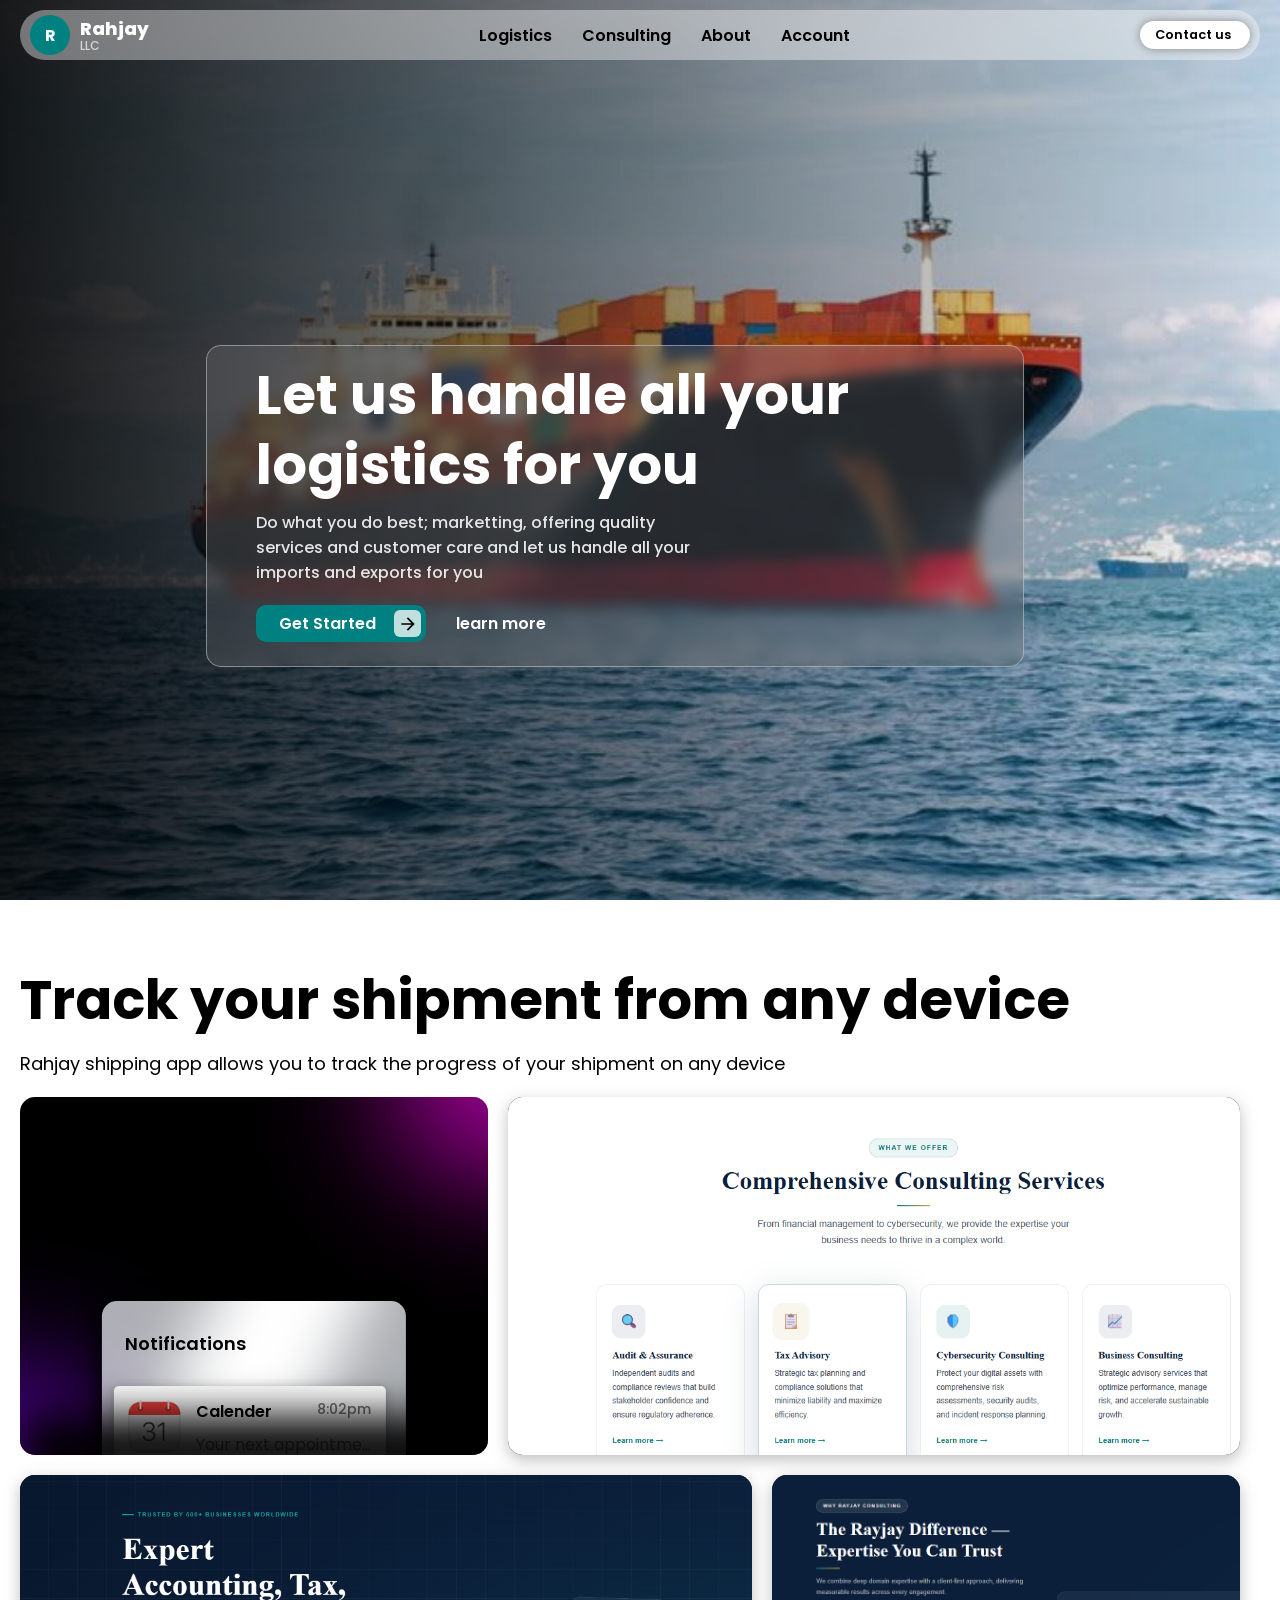
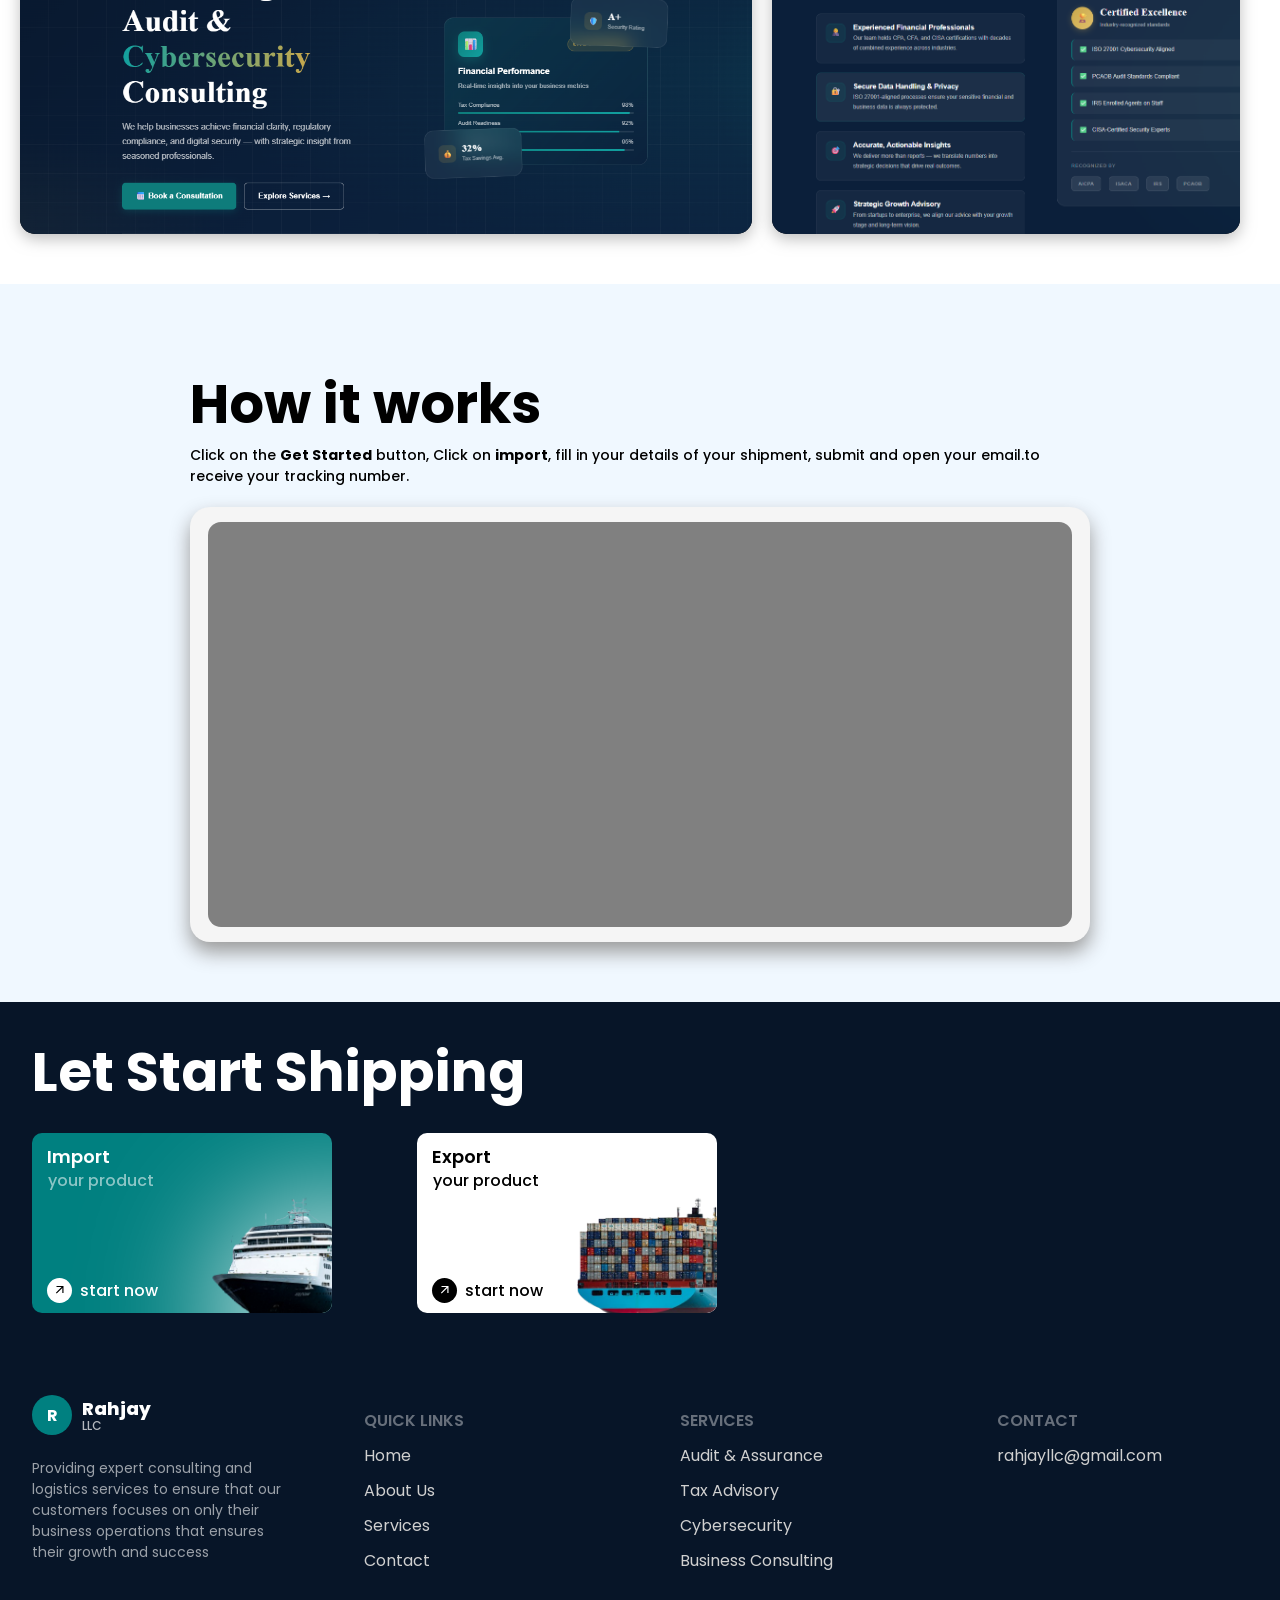
<file: index.html>
<!DOCTYPE html>
<html lang="en">
<head>
  <meta charset="UTF-8">
   <meta name="description" content="Simplifying Global Trade: Your Guide to Seamless Import and Export Between the United States, Ghana, and Beyond. In the modern global economy, the ability to move goods across borders is the heartbeat of business growth. However, for many entrepreneurs and established corporations, the world of international trade can feel like a maze of regulations, shipping delays, and complex paperwork. Our mission is to change that. We make import and export seamless and easy, providing a bridge that connects markets and ensures your products reach their destination without the usual headaches. Whether you are looking for reliable logistics to move products from the United States to Ghana or need to streamline your operations from Ghana to the United States, we provide the end-to-end support necessary to succeed. But we don't stop at shipping. To truly thrive internationally, a business needs a safety net of professional services—ranging from cybersecurity to tax advisory and planning. Bridging the Gap: Logistics from the United States to Ghana. The trade corridor between North America and West Africa is rich with opportunity, but it requires a partner who understands the local nuances of both regions. Facilitating an import or export between these two points involves more than just booking a container; it requires a deep understanding of customs, duties, and efficient routing. Our specialized services for shipping from the United States to Ghana are designed for speed and reliability. We handle the heavy lifting, ensuring that your logistics chain remains unbroken. By leveraging our local expertise in both the U.S. and Ghana, we minimize delays at the port and ensure that seamless is not just a buzzword, but a daily reality for your business. Streamlining Shipping from Ghana to the United States. Conversely, moving goods from Ghana to the United States presents its own unique set of requirements. From meeting stringent U.S. regulatory standards to managing the intricacies of Ghanaian export documentation, our team ensures your goods are compliant and ready for the American market. We provide the visibility and communication you need to feel confident that your cargo is moving safely across the Atlantic. Beyond Borders: Import and Export to Any Part of the World. While the U.S.-Ghana corridor is a core specialty, our reach is truly global. We facilitate import and export to any part of the world, connecting businesses in Africa and America to markets in Europe, Asia, and beyond. The complexity of global logistics increases exponentially as you enter new territories. Each country has its own set of rules and risks. Our global network allows us to offer a consistent, high-level service regardless of the origin or destination. Whether you are moving raw materials, consumer electronics, or industrial machinery, our goal is to make the process of import and export as simple as a domestic transaction. More Than Logistics: A Foundation of Expert Consultancy. A successful international business is built on more than just moving physical goods; it is built on a foundation of security, compliance, and strategic financial management. This is why we have integrated expert-level business consultancy into our core offerings. We believe that global trade and professional corporate services go hand-in-hand.
    Protecting Your Digital Assets with Cybersecurity. In an era of digital documentation and international wire transfers, cybersecurity is no longer optional—it is a business necessity. A single breach can disrupt your entire supply chain and damage your reputation. Our cybersecurity experts work with you to fortify your digital infrastructure, ensuring that your sensitive trade data and financial information remain protected against global threats. Navigating Compliance with Audit and Assurance. Transparency and trust are the currency of international trade. Our audit and assurance services provide the clarity your stakeholders and partners require. By maintaining rigorous standards of financial reporting and compliance, we help you build an authoritative presence in the global market, making it easier to secure financing and establish new trade partnerships. Strategic Growth through Tax Advisory and Planning. Cross-border trade introduces complex tax implications that can significantly impact your bottom line. Our tax advisory and planning team specializes in helping businesses navigate the tax laws of multiple jurisdictions. We work to optimize your tax position, ensuring you remain fully compliant while avoiding the pitfalls of double taxation and unexpected levies. With our combined expertise in business consultancy and tax advisory and planning, we ensure that your expansion into new markets is not only fast but financially sustainable. Your Partner in Global Success. The world is smaller than it has ever been, but the challenges of global trade remain significant. By choosing a partner that understands both the physical movement of goods and the professional complexities of modern business, you position yourself for long-term success. From facilitating logistics from the United States to Ghana to providing the cybersecurity and audit and assurance needed to protect your assets, we are here to ensure your journey is seamless. Ready to simplify your global operations? Contact us today to learn how our import and export services and expert business consultancy can take your company to the next level.
  "/>
  <meta name ="author" content="Rahjay LLC"/>
  <meta name ="keyword" content="import to ghana,united state,export to ghana,import from united state, logistics, consultancy,audits,assurance,tax advisory"/>
  <meta name="viewport" content="width=device-width, initial-scale=1.0">
  <meta name="google-site-verification" content="dZYSysP-HEvOTDuuSNNZOBdY7VZ97eUAbbyRxMRxkvg" />
  <title>Rahjay LLC</title>
  <link rel="stylesheet" href="./css/index.css">
   <link rel="icon" type="image/png" sizes="32x32" href="favicon-32x32.png">
  <link rel="icon" type="image/png" sizes="16x16" href="favicon-16x16.png">
  <link rel="apple-touch-icon" href="/apple-touch-icon.png">
</head>
<body>
  <header>
    <div class="nav-container">
      <div class="logo">
        <div class="logo-img">
          R
        </div>
        <div class="logo-name">
          <span>Rahjay</span>
          <span>LLC</span>
        </div>
      </div>

      <nav>
        <ul>
          <li>
            <a href="./workspace.html">Logistics</a>
          </li>
          <li>
            <a href="./consulting/index.html">Consulting</a>
          </li>
          <li>
            <a href="./consulting/about.html">About</a>
          </li>
          <li>
            <a href="#" onclick="alert('this feature is not available yet')">Account</a>
          </li>
        </ul>
      </nav>
      <a href="./consulting/contact.html#meeting" class="Contact-us">
        <div class="nav-cont-contact-us">
          Contact us
        </div>
      </a>
      <button class="menu">
        <svg xmlns="http://www.w3.org/2000/svg" height="28px" viewBox="0 -960 960 960" width="28px" fill="#00"><path d="M120-240v-80h720v80H120Zm0-200v-80h720v80H120Zm0-200v-80h720v80H120Z"/></svg>
      </button>
        
    </div>
    
  </header>

  <!-- main area -->
  <main>
    <!-- mobile sidebar -->
    <div class="mobile-sidebar">
      <div class="m-logo-closeBtn">
        <div class="logo">
          <div class="logo-img">
            R
          </div>
          <div class="logo-name">
            <span style="color: white;">Rayhay</span>
            <span style="color: rgba(255, 255, 255, 0.682);">LLC</span>
          </div>
        </div>
        <button class="close">
        <svg xmlns="http://www.w3.org/2000/svg" height="28px" viewBox="0 -960 960 960" width="28px" fill="#00"><path d="m256-200-56-56 224-224-224-224 56-56 224 224 224-224 56 56-224 224 224 224-56 56-224-224-224 224Z"/></svg>
      </button>
      </div>
      
      <div class="mobile-navigations">
        <ul>
          <li>
            <a href="./workspace.html">
              Logistics
            </a>
          </li>
          <li>
            <a href="./consulting/index.html">
              Consulting
            </a>
          </li>
          <li>
            <a href="./consulting/about.html">
              About
            </a>
          </li>
          <li>
            <a onclick="alert('This feature is not available yet')" href="#">
              Account
            </a>
          </li>

        </ul>
       
        <div class="mobile-contactUs">
            <a href="/consulting/contact.html#meeting">
              Contact us
            </a>
        </div>
      </div>
    </div>

    <!-- individual sections of the website -->
    <section class="landing-page">
      <div class="carousel">
        <img src="./img/business_consulting.jpg" alt="cooporate building">
        <div class="cover-img"></div>
        <div class="carousel-content">
          <p class="title">
            Empowering Businesses to Make Smarter Decisions
          </p>
          <p class="regular-text">
            Our consulting experts provide data driven insights and strategic guidance to help your company grow, adapt and succeed in a competitive world
          </p>
          <div class="start-learn-link">
            <div class="get-started-link">
              <a href="./workspace.html">
                <span>Get Started</span>
                <div class="svg-started">
                  <svg xmlns="http://www.w3.org/2000/svg" height="24px" viewBox="0 -960 960 960" width="24px" fill="black"><path d="M647-440H160v-80h487L423-744l57-56 320 320-320 320-57-56 224-224Z"/></svg>
                </div>
              </a>
            </div>
            <a href="./consulting/about.html" class="learn-more-link">learn more</a>
          </div>
        </div>
      </div>
      
      <div class="carousel show">
        <img src="./img/container_ship.jpg" alt="cooporate building">
        <div class="cover-img"></div>
        <div class="carousel-content">
          <p class="title">
            Let us handle all your logistics for you
          </p>
          <p class="regular-text">
            Do what you do best; marketting, offering quality services and customer care and let us handle all your imports and exports for you
          </p>
          <div class="start-learn-link">
            <div class="get-started-link">
              <a href="/workspace.html">
                <span>Get Started</span>
                <div class="svg-started">
                  <svg xmlns="http://www.w3.org/2000/svg" height="24px" viewBox="0 -960 960 960" width="24px" fill="black"><path d="M647-440H160v-80h487L423-744l57-56 320 320-320 320-57-56 224-224Z"/></svg>
                </div>
              </a>
            </div>
            <a href="./consulting/about.html" class="learn-more-link">learn more</a>
          </div>
        </div>
      </div>
    
    </section>

    <section class="section-2">
      <div class="section-2-content-text">
        <p class="s2-title">Track your shipment from any device</p>
        <p class="s2-n-content">
          Rahjay shipping app allows you to track the progress of your shipment on any device
        </p>
      </div>
      <div class="section-2-graphics">
        <div class="graphics-phone">
          <div class="pink-orb"></div>
          <div class="violet-orb"></div>
          <div class="graphics-phone-case">
            <div class="gradient-line"></div>
            <div class="fit-to-sides">
              <div class="noti-heading">Notifications</div>
              <div class="app-msg-container">
                                
                <div class="message-box">
                  <div class="appicon-container">
                    <img src="./img/calendar.png" alt="">
                  </div>
                  <div class="nameTimeMsg">
                    <div class="nameTime">
                      <span class="name">Calender</span>
                      <span class="time">8:02pm</span>
                    </div>
                    <span class="msg">
                      Your next appointment falls on 2nd June
                    </span>
                  </div>
                </div>
                <div class="message-box">
                  <div class="appicon-container">
                    <img src="./img/telegram.png" alt="">
                  </div>
                  <div class="nameTimeMsg">
                    <div class="nameTime">
                      <span class="name">Telegram</span>
                      <span class="time">8:02pm</span>
                    </div>
                    <span class="msg">
                      Mr Bruce sent you a message
                    </span>
                  </div>
                </div>

                <div class="message-box">
                  <div class="appicon-container">
                    <div class="noti-msg-logo">R</div>
                  </div>
                  <div class="nameTimeMsg">
                    <div class="nameTime">
                      <span class="name">Rahjay</span>
                      <span class="time">11:11pm</span>
                    </div>
                    <span class="msg">
                      Your shipment will be tarriving on 23rd Augus
                    </span>
                  </div>
                </div>
                
                <div class="message-box">
                  <div class="appicon-container">
                    <div class="noti-msg-logo">R</div>
                  </div>
                  <div class="nameTimeMsg">
                    <div class="nameTime">
                      <span class="name">Rahjay</span>
                      <span class="time">11:11pm</span>
                    </div>
                    <span class="msg">
                      Your shipment will be tarriving on 23rd Augus
                    </span>
                  </div>
                </div>

              </div>
            </div>
          </div>
          <div class="graphic-shadow"></div>
        </div>
        <div class="graphics-iMac">
          <img src="./img/ipad.png" alt="">
        </div>
        <div class="graphics-Pad">
          <img src="./img/iMac.png" alt="">
        </div>
        <div class="graphics-iWatch">
          <img src="./img/watch.png" alt="">
        </div>

      </div>
    </section>

    <section class="section-3">
      
      <div class="section-3-container">
        <div class="s-3-container-content">
          <p class="s-3-content-title">
            How it works
          </p>
          <p class="s-3-content-normal-text">
            Click on the <strong>Get Started</strong> button, Click on <strong>import</strong>, fill in your details of your shipment, submit and open your email.to receive your tracking number.
          </p>
        </div>
        <div class="s-3-video-housing">
          <div class="video-glass">
            <video muted autoplay loop style="width: 100%;">
              <source src="./img/0315.mp4" type="video/mp4">
            </video>
          </div>
        </div>
      </div>
    </section>
    
    <section class="footer">
      <div class="mother-container">
        <div class="shipping">
          <div class="let-ship">
            Let Start Shipping
          </div>
          <div class="import-export">
            <a href="./import.html">
              <div class="import">
                <div class="circle-import-gradient"></div>
                <span class="import-text">Import</span>
                <span class="sub-import-text">your product</span>
                <div class="icon-start-now">
                  <div class="import-export-svg">
                    <svg xmlns="http://www.w3.org/2000/svg" height="14px" viewBox="0 -960 960 960" width="14px" fill="black"><path d="m256-240-56-56 384-384H240v-80h480v480h-80v-344L256-240Z"/></svg>
                  </div>
                   start now
                </div>
                <img src="./img/ship_coming_bgrm.png" class="ship-1" alt="">
              </div>
            </a>
            <a href="export.html">
              <div class="export">
                <div class="circle-import-gradient"></div>
                <span class="import-text" style="color: black;">Export</span>
                <span class="sub-import-text" style="color: black;">your product</span>
                <div class="icon-start-now" style="color: black;">
                  <div class="export-svg">
                    <svg xmlns="http://www.w3.org/2000/svg" height="14px" viewBox="0 -960 960 960" width="14px" fill="black"><path d="m256-240-56-56 384-384H240v-80h480v480h-80v-344L256-240Z"/></svg>
                  </div>
                   start now
                </div>
                <img src="./img/ship_leaving_bgrm.png" class="ship-2" alt="">
              </div>
            </a>
          </div>
        </div>
        <div class="summary">
          <div class="mission-blog">
            <div class="logo">
              <div class="logo-img">
                R
              </div>
              <div class="logo-name">
                <span>Rahjay</span>
                <span>LLC</span>
              </div>
            </div>
            <div class="summary-blog">
              Providing expert consulting and logistics services to ensure that our customers focuses on only their business operations that ensures their growth and success
            </div>
          </div>
          <div class="summary-grid">
            <div class="summary-heading">
              QUICK LINKS
            </div>
            <div class="summary-links">
              <a href="./workspace.html">Home</a>
            </div>
            <div class="summary-links">
              <a href="./consulting/about.html">About Us</a>
            </div>
            <div class="summary-links">
              <a href="./consulting/services.html">Services</a>
            </div>
            <div class="summary-links">
              <a href="./consulting/contact.html">Contact</a>
            </div>
          </div>
          <div class="summary-grid">
            <div class="summary-heading">
              SERVICES
            </div>
            <div class="summary-links">
              <a href="./consulting/services.html#audit">Audit & Assurance</a>
            </div>
            <div class="summary-links">
              <a href="./consulting/services.html#tax">Tax Advisory</a>
            </div>
            <div class="summary-links">
              <a href="./consulting/services.html#cybersecurity">Cybersecurity</a>
            </div>
            <div class="summary-links">
              <a href=".consulting/services.html#business">Business Consulting</a>
            </div>
            
          </div>
          <div class="summary-grid">
            <div class="summary-heading">
              CONTACT
            </div>
            <div class="summary-links">
              <a href="mailto:rahjayllc@gmail.com">rahjayllc@gmail.com</a>
            </div>
           
          </div>
          
        </div>
      </div>
    </section>
  </main>
  <script src="./script/index.js"></script>
</body>
</html>
</file>
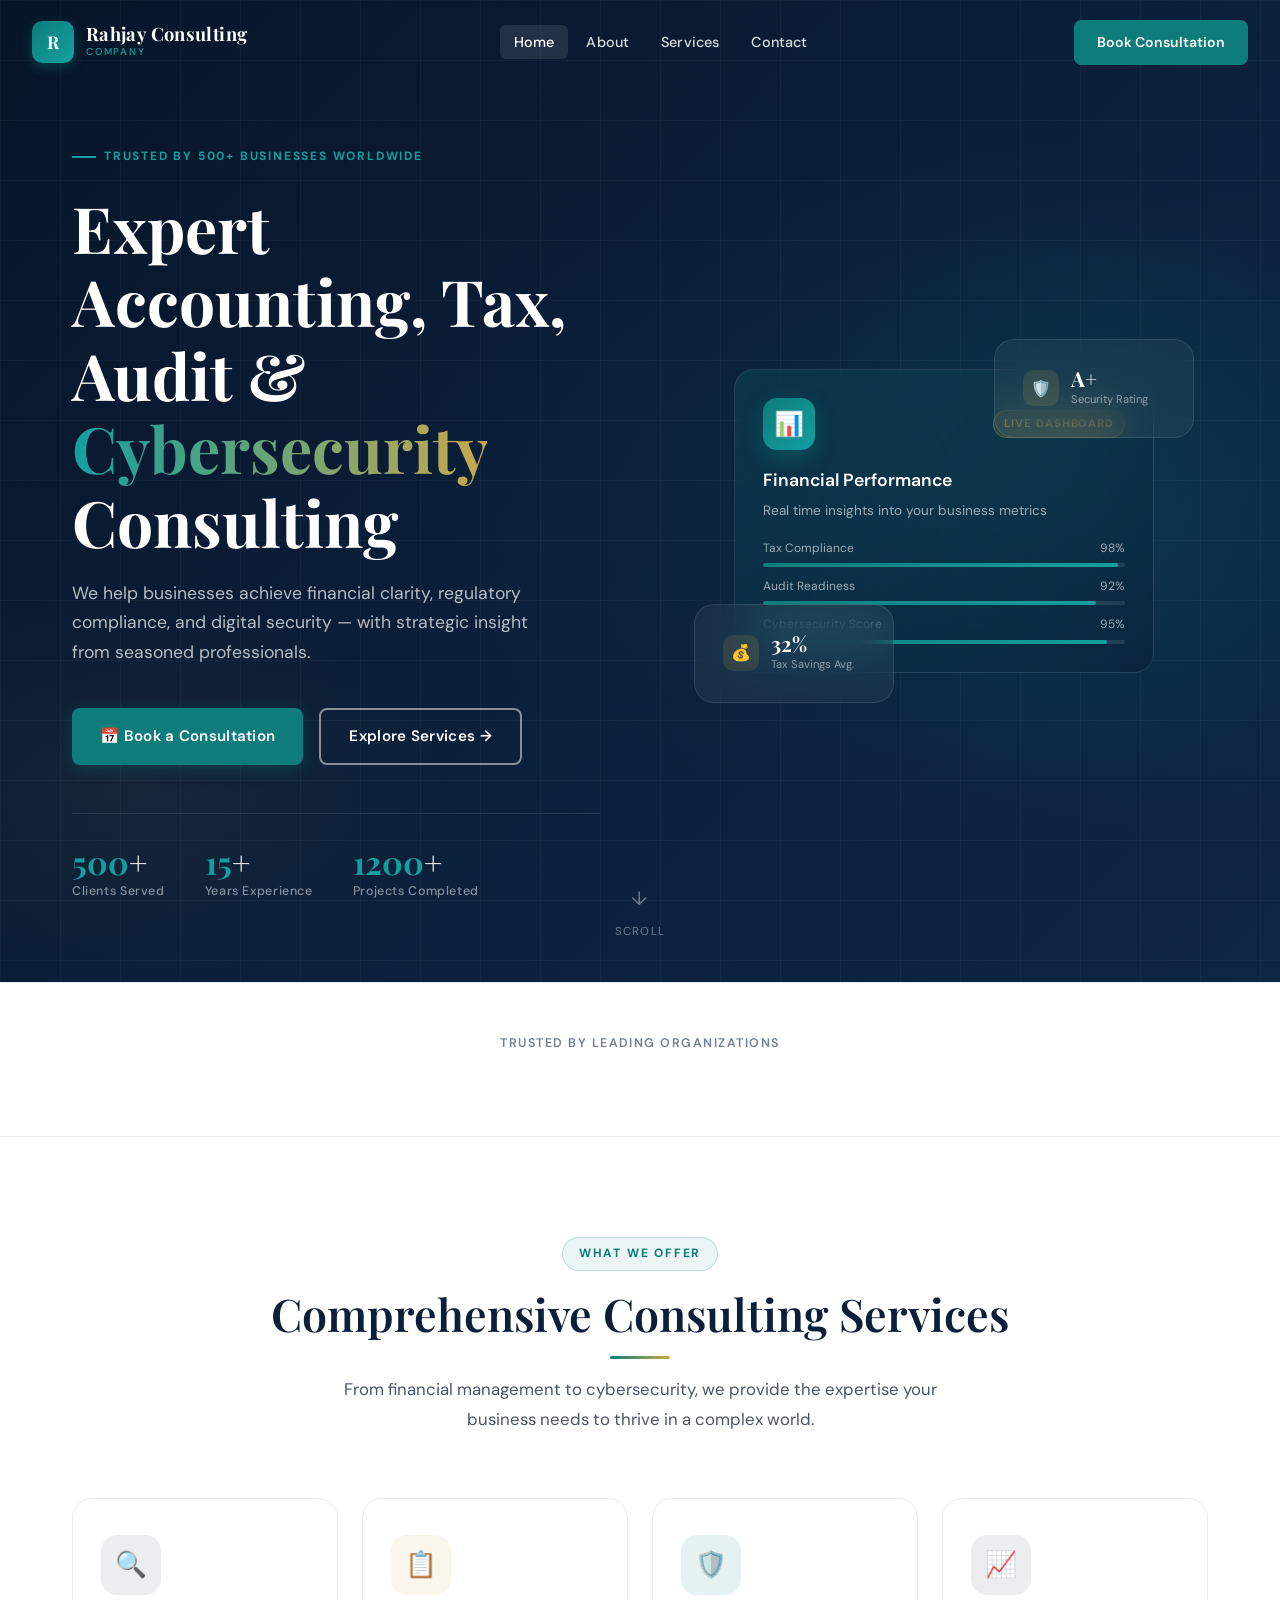
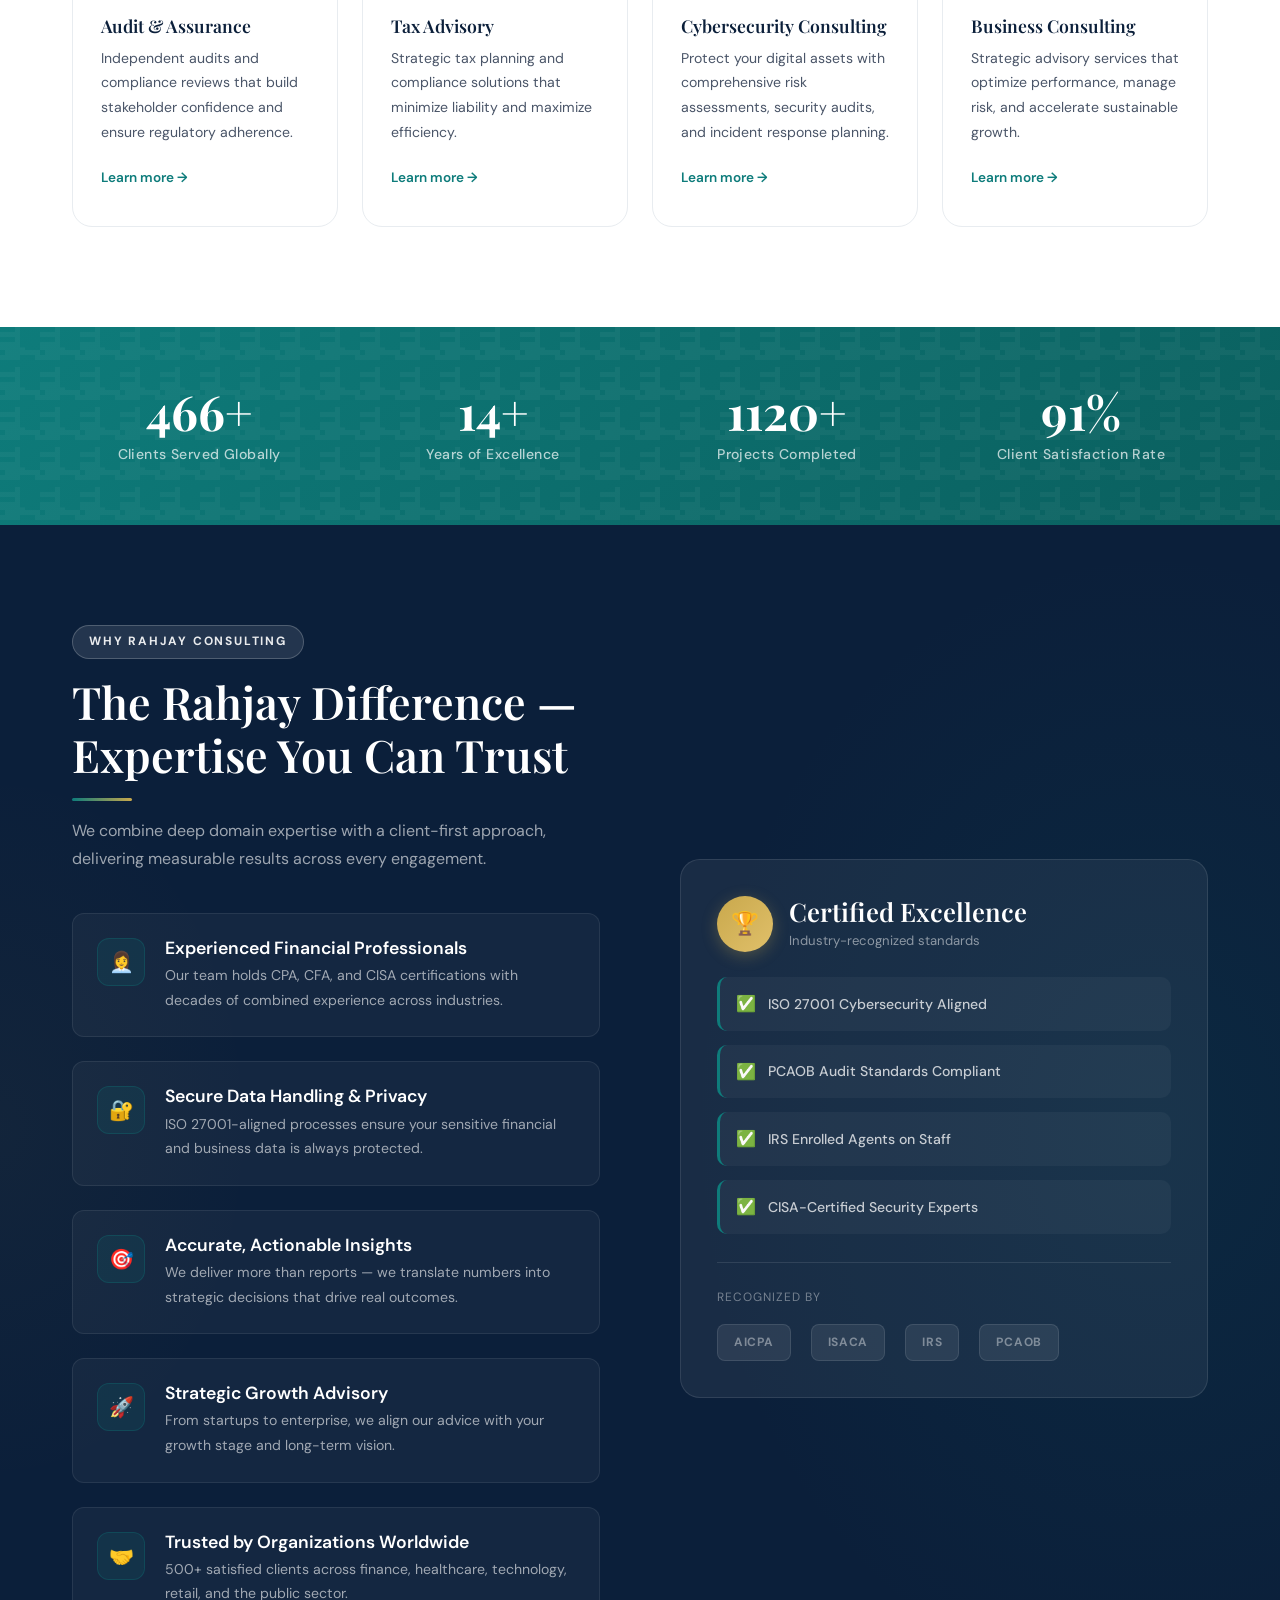
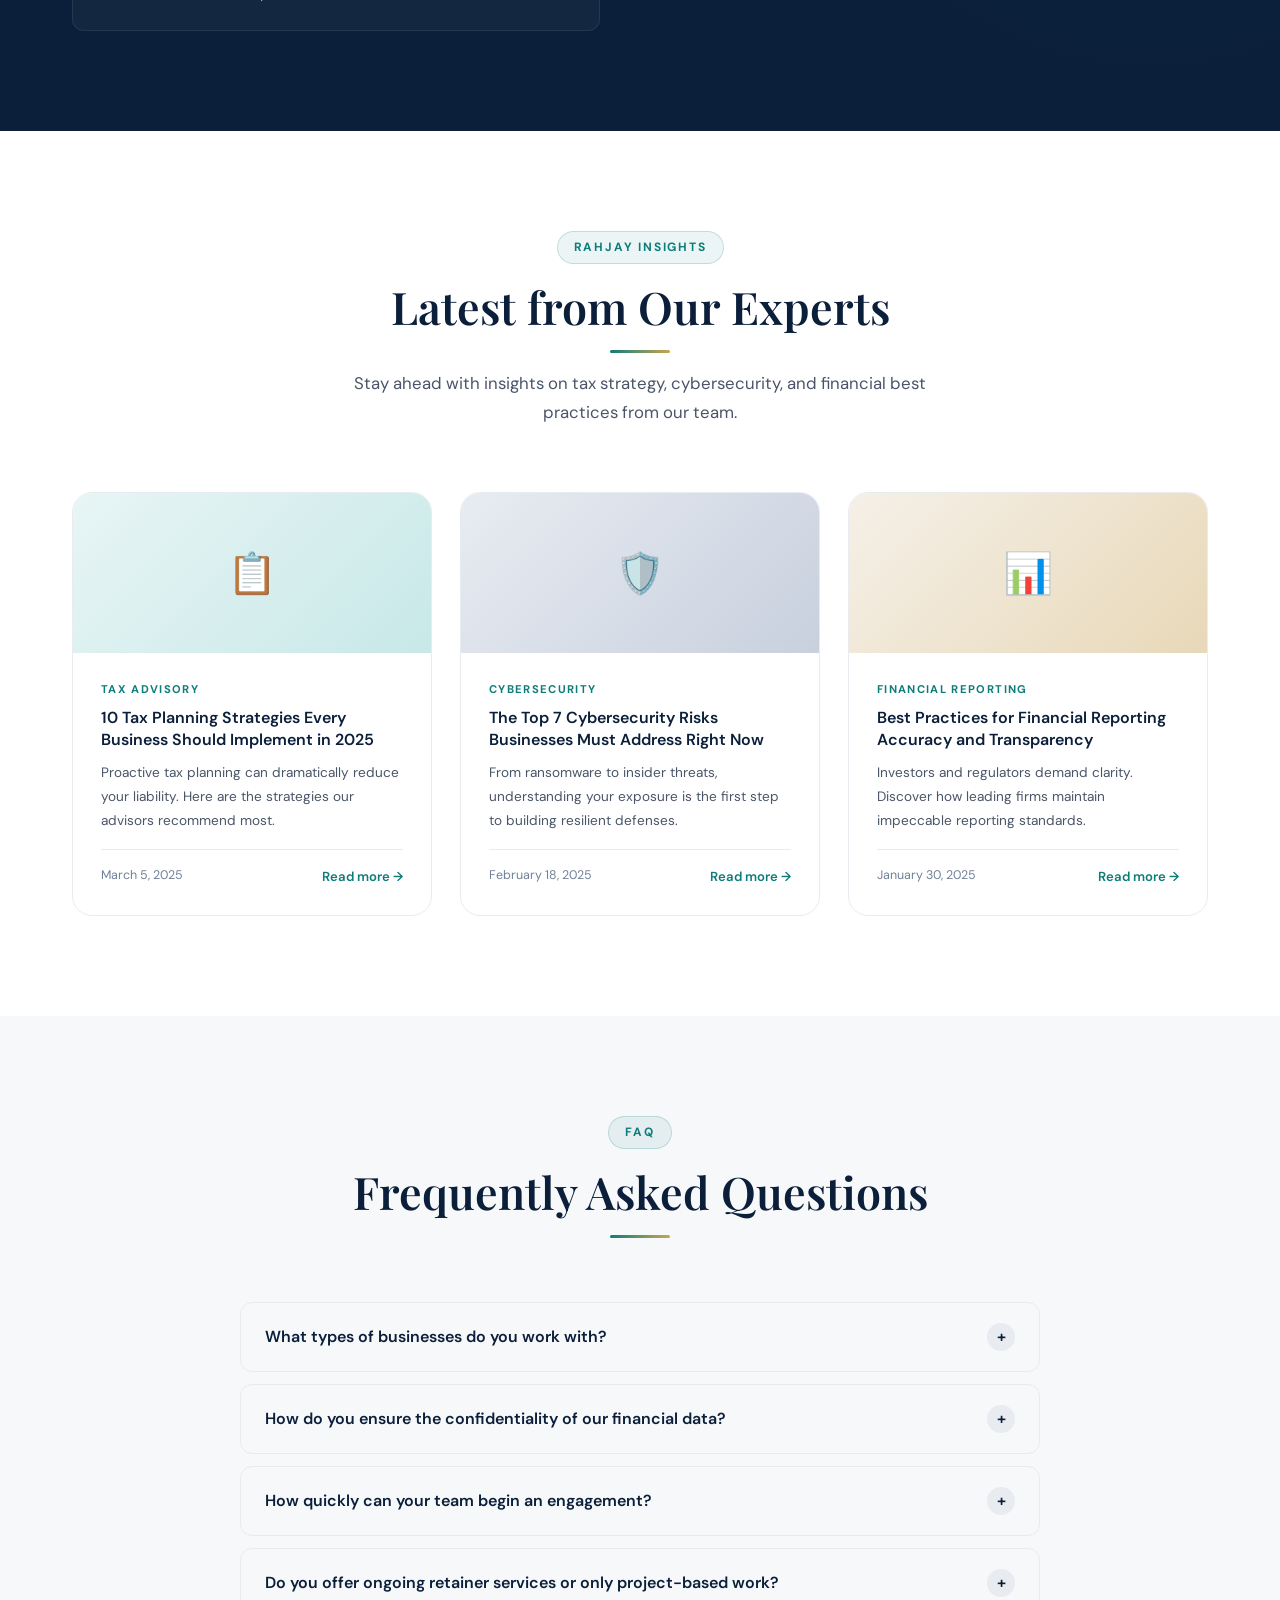
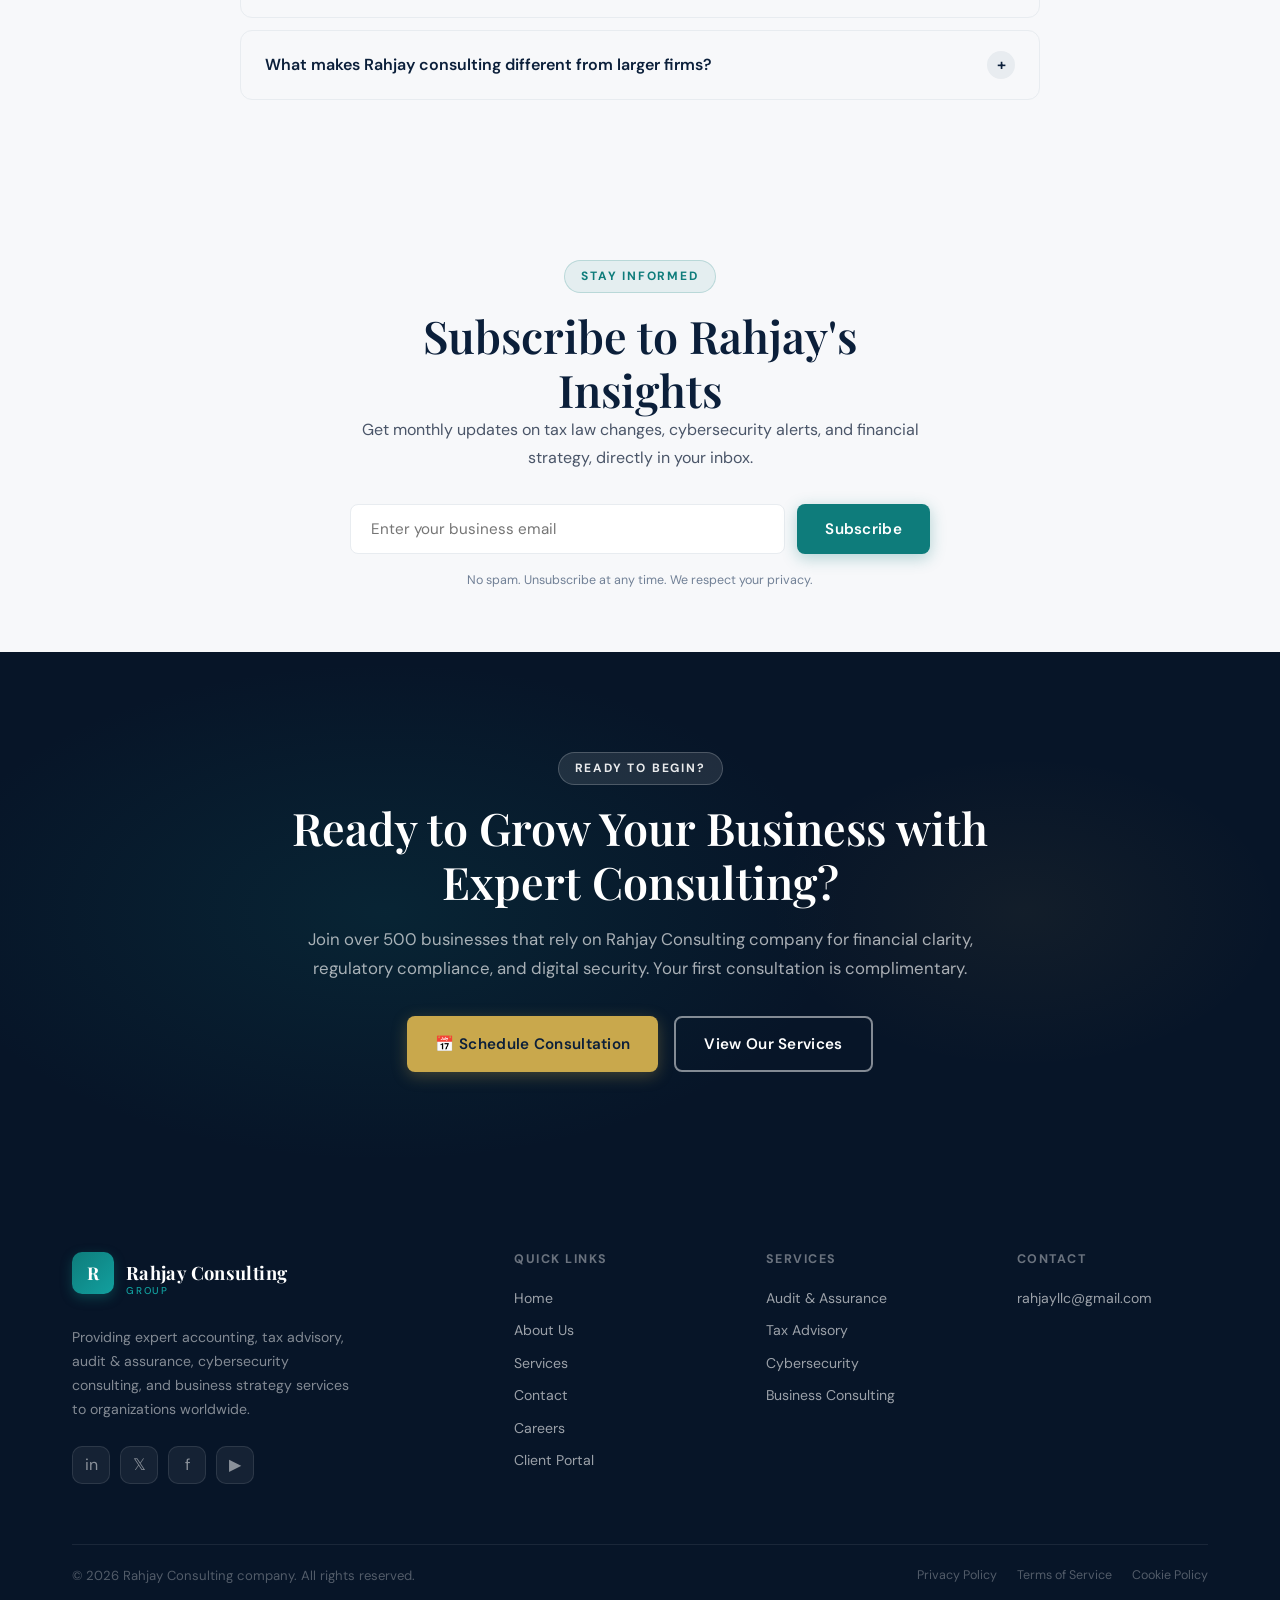
<file: consulting/index.html>
<!DOCTYPE html>
<html lang="en">
<head>
  <meta charset="UTF-8" />
  <meta name="viewport" content="width=device-width, initial-scale=1.0"/>
  <title>Rahjay Consulting Group — Expert Accounting, Tax, Audit & Cybersecurity Consulting</title>
  <meta name ="author" content="Rahjay LLC"/>
  <meta name ="keyword" content="import to ghana,united state,export to ghana,import from united state, logistics, consultancy,audits,assurance,tax advisory"/>
  <meta name="description" content="Rayjay Consulting Group provides expert accounting, tax advisory, audit & assurance, cybersecurity consulting, and business consulting services."/>
  <link rel="stylesheet" href="../css/consulting.css"/>
  <link rel="icon" type="image/png" sizes="32x32" href="../favicon-32x32.png">
  <link rel="icon" type="image/png" sizes="16x16" href="../favicon-16x16.png">
  <link rel="apple-touch-icon" href="../apple-touch-icon.png">
  <link rel="preconnect" href="https://fonts.googleapis.com"/>
  <link rel="preconnect" href="https://fonts.gstatic.com" crossorigin/>
</head>
<body>

<!-- ============ NAVBAR ============ --> 
<nav class="navbar" id="navbar">
  <div class="nav-inner">
    <a href="../index.html" class="nav-logo">
      <div class="logo-mark">R</div>
      <div class="logo-text">
        <span class="logo-name">Rahjay Consulting</span>
        <span class="logo-sub">Company</span>
      </div>
    </a>
    <ul class="nav-links">
      <li><a href="index.html" class="active">Home</a></li>
      <li><a href="./about.html">About</a></li>
      <li><a href="services.html">Services</a></li>
      <li><a href="contact.html">Contact</a></li>
    </ul>
    <div class="nav-cta">
      <a href="contact.html" class="btn-nav">Book Consultation</a>
      <button class="hamburger" id="hamburger" aria-label="Menu">
        <span></span><span></span><span></span>
      </button>
    </div>
  </div>
</nav>

<!-- Mobile Menu -->
<div class="mobile-menu" id="mobileMenu">
  <a href="index.html">Home</a>
  <a href="about.html">About</a>
  <a href="services.html">Services</a>
  <a href="contact.html">Contact</a>
  <div style="margin-top:2rem;">
    <a href="contact.html" class="btn btn-primary">Book a Consultation</a>
  </div>
</div>

<!-- ============ HERO ============ -->
<section class="hero">
  <div class="hero-bg"></div>
  <div class="hero-grid"></div>
  <div class="hero-glow"></div>

  <div class="hero-content">
    <div class="hero-text">
      <div class="tag">Trusted by 500+ Businesses Worldwide</div>
      <h1>Expert Accounting, Tax, Audit &amp; <span>Cybersecurity</span> Consulting</h1>
      <p class="sub">We help businesses achieve financial clarity, regulatory compliance, and digital security — with strategic insight from seasoned professionals.</p>
      <div class="hero-actions">
        <a href="contact.html" class="btn btn-primary">
          📅 Book a Consultation
        </a>
        <a href="services.html" class="btn btn-secondary">
          Explore Services →
        </a>
      </div>
      <div class="hero-stats">
        <div class="hero-stat">
          <div class="num"><span>500</span>+</div>
          <div class="label">Clients Served</div>
        </div>
        <div class="hero-stat">
          <div class="num"><span>15</span>+</div>
          <div class="label">Years Experience</div>
        </div>
        <div class="hero-stat">
          <div class="num"><span>1200</span>+</div>
          <div class="label">Projects Completed</div>
        </div>
      </div>
    </div>

    <div class="hero-visual">
      <div class="hero-card-stack">
        <div class="h-card h-card-main">
          <div class="card-head">
            <div class="card-icon-lg">📊</div>
            <span class="card-badge">Live Dashboard</span>
          </div>
          <h4>Financial Performance</h4>
          <p>Real time insights into your business metrics</p>
          <div class="progress-bars">
            <div class="prog-item">
              <div class="prog-label"><span>Tax Compliance</span><span>98%</span></div>
              <div class="prog-track"><div class="prog-fill" data-width="98%" style="width:0"></div></div>
            </div>
            <div class="prog-item">
              <div class="prog-label"><span>Audit Readiness</span><span>92%</span></div>
              <div class="prog-track"><div class="prog-fill" data-width="92%" style="width:0"></div></div>
            </div>
            <div class="prog-item">
              <div class="prog-label"><span>Cybersecurity Score</span><span>95%</span></div>
              <div class="prog-track"><div class="prog-fill" data-width="95%" style="width:0"></div></div>
            </div>
          </div>
        </div>

        <div class="h-card h-card-sm h-card-sm-1">
          <div class="mini-stat">
            <div class="mini-icon">🛡️</div>
            <div>
              <div class="mini-num">A+</div>
              <div class="mini-label">Security Rating</div>
            </div>
          </div>
        </div>

        <div class="h-card h-card-sm h-card-sm-2">
          <div class="mini-stat">
            <div class="mini-icon">💰</div>
            <div>
              <div class="mini-num">32%</div>
              <div class="mini-label">Tax Savings Avg.</div>
            </div>
          </div>
        </div>
      </div>
    </div>
  </div>

  <div class="scroll-indicator">
    <span>↓</span>
    Scroll
  </div>
</section>

<!-- ============ CLIENT LOGOS ============ -->
<section class="logos-section">
  <div class="container">
    <p class="logos-label">Trusted by leading organizations</p>
    <!-- <div class="logos-track">
      <div class="logo-item">TechVentures</div>
      <div class="logo-item">Global Finance Co.</div>
      <div class="logo-item">BuildCorp</div>
      <div class="logo-item">MedGroup</div>
      <div class="logo-item">RetailOne</div>
      <div class="logo-item">Horizon Energy</div>
      <div class="logo-item">Apex Holdings</div>
    </div> -->
  </div>
</section>

<!-- ============ SERVICES OVERVIEW ============ -->
<section class="section-pad" id="services">
  <div class="container">
    <div class="section-header fade-in">
      <span class="section-tag">What We Offer</span>
      <h2>Comprehensive Consulting Services</h2>
      <div class="divider"></div>
      <p>From financial management to cybersecurity, we provide the expertise your business needs to thrive in a complex world.</p>
    </div>

    <div class="services-grid">
      <!-- <div class="service-card">
        <div class="service-icon icon-teal">📒</div>
        <h3>Accounting Services</h3>
        <p>Accurate financial statements, bookkeeping, and management reporting to keep your business on track.</p>
        <a href="services.html#accounting" class="card-link">Learn more →</a>
      </div> -->
      <div class="service-card">
        <div class="service-icon icon-navy">🔍</div>
        <h3>Audit &amp; Assurance</h3>
        <p>Independent audits and compliance reviews that build stakeholder confidence and ensure regulatory adherence.</p>
        <a href="services.html#audit" class="card-link">Learn more →</a>
      </div>
      <div class="service-card">
        <div class="service-icon icon-gold">📋</div>
        <h3>Tax Advisory</h3>
        <p>Strategic tax planning and compliance solutions that minimize liability and maximize efficiency.</p>
        <a href="services.html#tax" class="card-link">Learn more →</a>
      </div>
      <div class="service-card">
        <div class="service-icon icon-teal">🛡️</div>
        <h3>Cybersecurity Consulting</h3>
        <p>Protect your digital assets with comprehensive risk assessments, security audits, and incident response planning.</p>
        <a href="services.html#cybersecurity" class="card-link">Learn more →</a>
      </div>
      <div class="service-card">
        <div class="service-icon icon-navy">📈</div>
        <h3>Business Consulting</h3>
        <p>Strategic advisory services that optimize performance, manage risk, and accelerate sustainable growth.</p>
        <a href="services.html#business" class="card-link">Learn more →</a>
      </div>
    </div>
  </div>
</section>

<!-- ============ STATS ============ -->
<section class="stats-section">
  <div class="container">
    <div class="stats-grid">
      <div class="stat-item">
        <div class="num"><span data-counter data-target="500" data-suffix="+">500+</span></div>
        <div class="label">Clients Served Globally</div>
      </div>
      <div class="stat-item">
        <div class="num"><span data-counter data-target="15" data-suffix="+">15+</span></div>
        <div class="label">Years of Excellence</div>
      </div>
      <div class="stat-item">
        <div class="num"><span data-counter data-target="1200" data-suffix="+">1200+</span></div>
        <div class="label">Projects Completed</div>
      </div>
      <div class="stat-item">
        <div class="num"><span data-counter data-target="98" data-suffix="%">98%</span></div>
        <div class="label">Client Satisfaction Rate</div>
      </div>
    </div>
  </div>
</section>

<!-- ============ WHY CHOOSE US ============ -->
<section class="why-section section-pad">
  <div class="container">
    <div class="why-grid">
      <div>
        <span class="section-tag white">Why Rahjay Consulting</span>
        <h2 class="text-white" style="margin-bottom:1rem;">The Rahjay Difference — Expertise You Can Trust</h2>
        <div class="divider divider-left"></div>
        <p style="color:rgba(255,255,255,0.6); margin-bottom:2.5rem;">We combine deep domain expertise with a client-first approach, delivering measurable results across every engagement.</p>

        <div class="why-features">
          <div class="why-feature">
            <div class="why-icon">👩‍💼</div>
            <div>
              <h4>Experienced Financial Professionals</h4>
              <p>Our team holds CPA, CFA, and CISA certifications with decades of combined experience across industries.</p>
            </div>
          </div>
          <div class="why-feature">
            <div class="why-icon">🔐</div>
            <div>
              <h4>Secure Data Handling &amp; Privacy</h4>
              <p>ISO 27001-aligned processes ensure your sensitive financial and business data is always protected.</p>
            </div>
          </div>
          <div class="why-feature">
            <div class="why-icon">🎯</div>
            <div>
              <h4>Accurate, Actionable Insights</h4>
              <p>We deliver more than reports — we translate numbers into strategic decisions that drive real outcomes.</p>
            </div>
          </div>
          <div class="why-feature">
            <div class="why-icon">🚀</div>
            <div>
              <h4>Strategic Growth Advisory</h4>
              <p>From startups to enterprise, we align our advice with your growth stage and long-term vision.</p>
            </div>
          </div>
          <div class="why-feature">
            <div class="why-icon">🤝</div>
            <div>
              <h4>Trusted by Organizations Worldwide</h4>
              <p>500+ satisfied clients across finance, healthcare, technology, retail, and the public sector.</p>
            </div>
          </div>
        </div>
      </div>

      <div class="why-visual fade-in-right">
        <div class="cert-card">
          <div class="cert-header">
            <div class="cert-seal">🏆</div>
            <div>
              <h3>Certified Excellence</h3>
              <p>Industry-recognized standards</p>
            </div>
          </div>
          <div class="cert-items">
            <!-- <div class="cert-item">✅ <span>CPA-Certified Financial Services</span></div> -->
            <div class="cert-item">✅ <span>ISO 27001 Cybersecurity Aligned</span></div>
            <div class="cert-item">✅ <span>PCAOB Audit Standards Compliant</span></div>
            <div class="cert-item">✅ <span>IRS Enrolled Agents on Staff</span></div>
            <div class="cert-item">✅ <span>CISA-Certified Security Experts</span></div>
          </div>
          <div class="trusted-bar">
            <p>Recognized by</p>
            <div class="trust-logos">
              <div class="trust-logo">AICPA</div>
              <div class="trust-logo">ISACA</div>
              <div class="trust-logo">IRS</div>
              <div class="trust-logo">PCAOB</div>
            </div>
          </div>
        </div>
      </div>
    </div>
  </div>
</section>

<!-- ============ TESTIMONIALS ============ -->
<!-- <section class="section-pad bg-off-white">
  <div class="container">
    <div class="section-header fade-in">
      <span class="section-tag">Client Stories</span>
      <h2>What Our Clients Say</h2>
      <div class="divider"></div>
      <p>Hear from the businesses and leaders who trust Rayjay Consulting Group for their most critical needs.</p>
    </div>

    <div class="testimonials-grid">
      <div class="testimonial-card">
        <div class="stars">★★★★★</div>
        <span class="quote-mark">"</span>
        <p class="testimonial-text">Nexus completely transformed our financial reporting process. Their team identified inefficiencies we hadn't noticed in years, saving us over $180,000 annually. Truly exceptional service.</p>
        <div class="testimonial-author">
          <div class="author-avatar">MR</div>
          <div>
            <div class="author-name">Marcus Reynolds</div>
            <div class="author-company">CFO, TechVentures Inc.</div>
          </div>
        </div>
      </div>

      <div class="testimonial-card">
        <div class="stars">★★★★★</div>
        <span class="quote-mark">"</span>
        <p class="testimonial-text">Their cybersecurity team discovered three critical vulnerabilities in our systems before any damage occurred. The incident response planning they built has given our board tremendous confidence.</p>
        <div class="testimonial-author">
          <div class="author-avatar">SL</div>
          <div>
            <div class="author-name">Sandra Liu</div>
            <div class="author-company">CTO, MedGroup Holdings</div>
          </div>
        </div>
      </div>

      <div class="testimonial-card">
        <div class="stars">★★★★★</div>
        <span class="quote-mark">"</span>
        <p class="testimonial-text">The tax advisory team saved our company 28% in tax liability through legitimate optimization strategies. Their knowledge of international tax law is unmatched. We consider them a true business partner.</p>
        <div class="testimonial-author">
          <div class="author-avatar">JO</div>
          <div>
            <div class="author-name">James Okafor</div>
            <div class="author-company">CEO, Apex Global Holdings</div>
          </div>
        </div>
      </div>

      <div class="testimonial-card">
        <div class="stars">★★★★★</div>
        <span class="quote-mark">"</span>
        <p class="testimonial-text">From audit preparation to strategic planning, Rayjay Consulting has been indispensable. Our last external audit was the smoothest in our company's history, thanks to their thorough preparation.</p>
        <div class="testimonial-author">
          <div class="author-avatar">AP</div>
          <div>
            <div class="author-name">Amara Petersen</div>
            <div class="author-company">Finance Director, RetailOne Group</div>
          </div>
        </div>
      </div>
    </div>
  </div>
</section> -->

<!-- ============ BLOG PREVIEW ============ -->
<section class="section-pad">
  <div class="container">
    <div class="section-header fade-in">
      <span class="section-tag">Rahjay Insights</span>
      <h2>Latest from Our Experts</h2>
      <div class="divider"></div>
      <p>Stay ahead with insights on tax strategy, cybersecurity, and financial best practices from our team.</p>
    </div>

    <div class="blog-grid">
      <div class="blog-card">
        <div class="blog-img tax">📋</div>
        <div class="blog-body">
          <div class="blog-cat">Tax Advisory</div>
          <h4>10 Tax Planning Strategies Every Business Should Implement in 2025</h4>
          <p>Proactive tax planning can dramatically reduce your liability. Here are the strategies our advisors recommend most.</p>
          <div class="blog-footer">
            <span>March 5, 2025</span>
            <a href="contact.html" class="read-more">Read more →</a>
          </div>
        </div>
      </div>

      <div class="blog-card">
        <div class="blog-img cyber">🛡️</div>
        <div class="blog-body">
          <div class="blog-cat">Cybersecurity</div>
          <h4>The Top 7 Cybersecurity Risks Businesses Must Address Right Now</h4>
          <p>From ransomware to insider threats, understanding your exposure is the first step to building resilient defenses.</p>
          <div class="blog-footer">
            <span>February 18, 2025</span>
            <a href="contact.html" class="read-more">Read more →</a>
          </div>
        </div>
      </div>

      <div class="blog-card">
        <div class="blog-img finance">📊</div>
        <div class="blog-body">
          <div class="blog-cat">Financial Reporting</div>
          <h4>Best Practices for Financial Reporting Accuracy and Transparency</h4>
          <p>Investors and regulators demand clarity. Discover how leading firms maintain impeccable reporting standards.</p>
          <div class="blog-footer">
            <span>January 30, 2025</span>
            <a href="contact.html" class="read-more">Read more →</a>
          </div>
        </div>
      </div>
    </div>
  </div>
</section>

<!-- ============ FAQ ============ -->
<section class="section-pad bg-off-white">
  <div class="container">
    <div class="section-header fade-in">
      <span class="section-tag">FAQ</span>
      <h2>Frequently Asked Questions</h2>
      <div class="divider"></div>
    </div>

    <div class="faq-list">
      <div class="faq-item">
        <button class="faq-q">
          What types of businesses do you work with?
          <div class="faq-icon">+</div>
        </button>
        <div class="faq-a">
          <p>We work with businesses of all sizes — from startups to multinational corporations — across industries including finance, healthcare, technology, retail, manufacturing, real estate, and the public sector.</p>
        </div>
      </div>
      <div class="faq-item">
        <button class="faq-q">
          How do you ensure the confidentiality of our financial data?
          <div class="faq-icon">+</div>
        </button>
        <div class="faq-a">
          <p>We implement ISO 27001, aligned data security protocols, including encrypted storage and transfer, strict access controls, NDAs for all personnel, and regular security audits of our own infrastructure.</p>
        </div>
      </div>
      <div class="faq-item">
        <button class="faq-q">
          How quickly can your team begin an engagement?
          <div class="faq-icon">+</div>
        </button>
        <div class="faq-a">
          <p>For most engagements, we can onboard within 4–7 business days. For urgent matters such as incident response or regulatory deadlines, we offer expedited onboarding within 24–48 hours.</p>
        </div>
      </div>
      <div class="faq-item">
        <button class="faq-q">
          Do you offer ongoing retainer services or only project-based work?
          <div class="faq-icon">+</div>
        </button>
        <div class="faq-a">
          <p>We offer both. Many clients choose monthly retainer arrangements for continuous accounting, tax, and cybersecurity monitoring. We also take on project-based and advisory-only engagements.</p>
        </div>
      </div>
      <div class="faq-item">
        <button class="faq-q">
          What makes Rahjay consulting different from larger firms?
          <div class="faq-icon">+</div>
        </button>
        <div class="faq-a">
          <p>Unlike large firms where you may get a junior team, at Rahjay Consulting, senior professionals personally lead every engagement. You get the same quality as a Big Four firm with the responsiveness of a boutique.</p>
        </div>
      </div>
    </div>
  </div>
</section>

<!-- ============ NEWSLETTER ============ -->
<section class="newsletter-section section-pad-sm">
  <div class="container">
    <div class="newsletter-inner fade-in">
      <span class="section-tag">Stay Informed</span>
      <h2>Subscribe to Rahjay's Insights</h2>
      <p>Get monthly updates on tax law changes, cybersecurity alerts, and financial strategy, directly in your inbox.</p>
      <form class="newsletter-form" id="newsletterForm" novalidate>
        <input type="email" placeholder="Enter your business email" required />
        <button type="submit" class="btn btn-primary js-btn-submit-prim">Subscribe</button>
      </form>
      <p style="font-size:0.78rem; color:var(--text-muted); margin-top:1rem;">No spam. Unsubscribe at any time. We respect your privacy.</p>
    </div>
  </div>
</section>

<!-- ============ CTA ============ -->
<section class="cta-section section-pad">
  <div class="container">
    <div class="cta-inner fade-in">
      <span class="section-tag white">Ready to Begin?</span>
      <h2>Ready to Grow Your Business with Expert Consulting?</h2>
      <p>Join over 500 businesses that rely on Rahjay Consulting company for financial clarity, regulatory compliance, and digital security. Your first consultation is complimentary.</p>
      <div class="cta-actions">
        <a href="contact.html" class="btn btn-gold">📅 Schedule Consultation</a>
        <a href="services.html" class="btn btn-secondary">View Our Services</a>
      </div>
    </div>
  </div>
</section>

<!-- ============ FOOTER ============ -->
<footer class="footer">
  <div class="container">
    <div class="footer-grid">
      <div class="footer-brand">
        <div class="nav-logo" style="margin-bottom:1rem;">
          <div class="logo-mark">R</div>
          <div class="logo-text">
            <span class="logo-name">Rahjay Consulting</span>
            <span class="logo-sub">Group</span>
          </div>
        </div>
        <p>Providing expert accounting, tax advisory, audit & assurance, cybersecurity consulting, and business strategy services to organizations worldwide.</p>
        <div class="social-links">
          <a href="#" class="social-link" aria-label="LinkedIn">in</a>
          <a href="#" class="social-link" aria-label="Twitter">𝕏</a>
          <a href="#" class="social-link" aria-label="Facebook">f</a>
          <a href="#" class="social-link" aria-label="YouTube">▶</a>
        </div>
      </div>

      <div class="footer-col">
        <h5>Quick Links</h5>
        <div class="footer-links">
          <a href="index.html">Home</a>
          <a href="about.html">About Us</a>
          <a href="services.html">Services</a>
          <a href="contact.html">Contact</a>
          <a href="#">Careers</a>
          <a href="#">Client Portal</a>
        </div>
      </div>

      <div class="footer-col">
        <h5>Services</h5>
        <div class="footer-links">
          <!-- <a href="services.html#accounting">Accounting</a> -->
          <a href="services.html#audit">Audit &amp; Assurance</a>
          <a href="services.html#tax">Tax Advisory</a>
          <a href="services.html#cybersecurity">Cybersecurity</a>
          <a href="services.html#business">Business Consulting</a>
        </div>
      </div>

      <div class="footer-col">
        <h5>Contact</h5>
        <div class="footer-links">
          <a href="mailto:info@nexusadvisory.com">rahjayllc@gmail.com</a>
          <!-- <a href="tel:+12125550100">----</a> -->
          <!-- <a href="#">350 Fifth Avenue, Suite 4200<br>New York, NY 10118</a> -->
        </div>
      </div>
    </div>

    <div class="footer-bottom">
      <p>© 2026 Rahjay Consulting company. All rights reserved.</p>
      <div class="footer-bottom-links">
        <a href="#">Privacy Policy</a>
        <a href="#">Terms of Service</a>
        <a href="#">Cookie Policy</a>
      </div>
    </div>
  </div>
</footer>

<script src="script.js"></script>
</body>
</html>
</file>
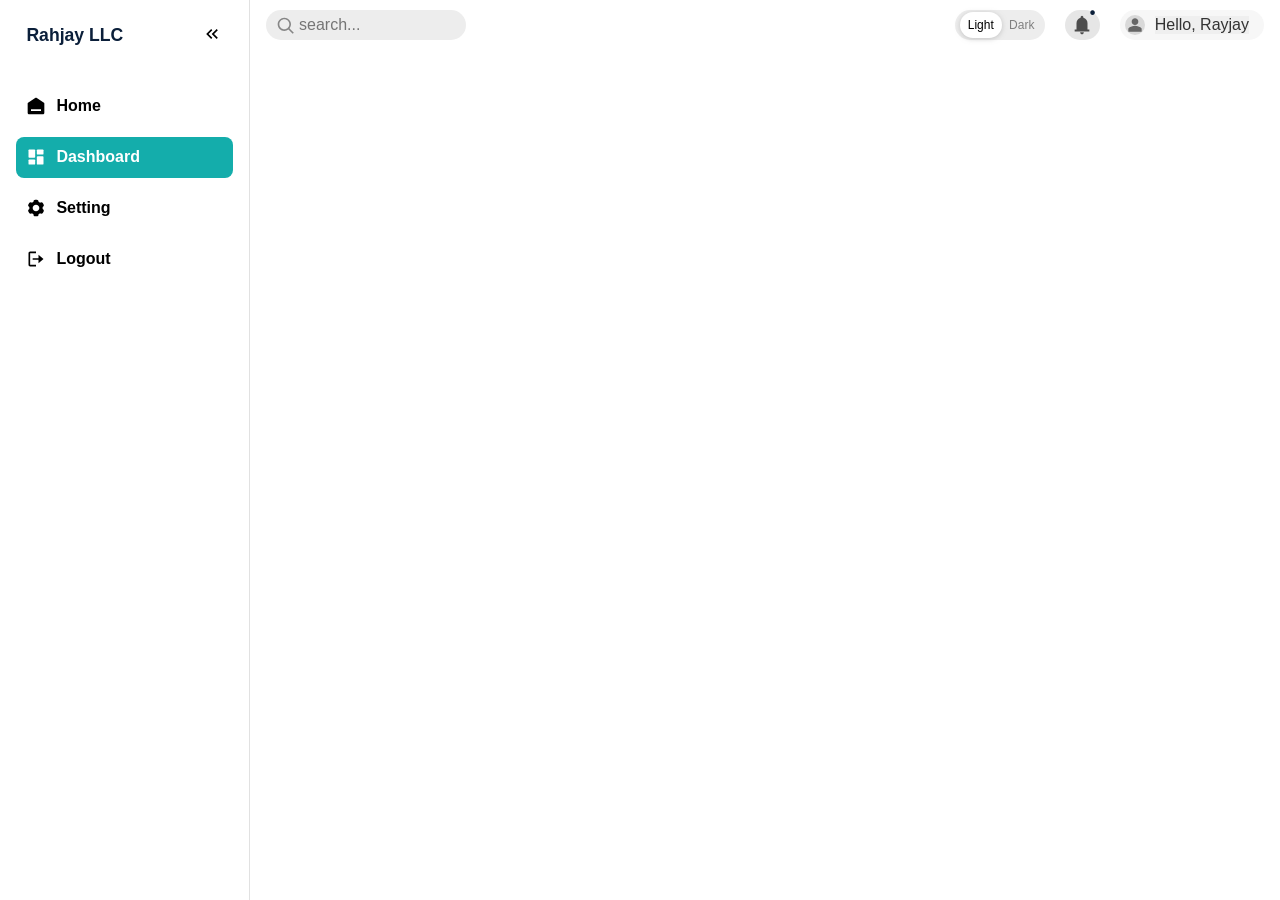
<file: dashboard.html>
<!DOCTYPE html>
<html lang="en">
<head>
  <meta charset="UTF-8">
  <meta name="description" content="Simplifying Global Trade: Your Guide to Seamless Import and Export Between the United States, Ghana, and Beyond. In the modern global economy, the ability to move goods across borders is the heartbeat of business growth. However, for many entrepreneurs and established corporations, the world of international trade can feel like a maze of regulations, shipping delays, and complex paperwork. Our mission is to change that. We make import and export seamless and easy, providing a bridge that connects markets and ensures your products reach their destination without the usual headaches. Whether you are looking for reliable logistics to move products from the United States to Ghana or need to streamline your operations from Ghana to the United States, we provide the end-to-end support necessary to succeed. But we don't stop at shipping. To truly thrive internationally, a business needs a safety net of professional services—ranging from cybersecurity to tax advisory and planning. Bridging the Gap: Logistics from the United States to Ghana. The trade corridor between North America and West Africa is rich with opportunity, but it requires a partner who understands the local nuances of both regions. Facilitating an import or export between these two points involves more than just booking a container; it requires a deep understanding of customs, duties, and efficient routing. Our specialized services for shipping from the United States to Ghana are designed for speed and reliability. We handle the heavy lifting, ensuring that your logistics chain remains unbroken. By leveraging our local expertise in both the U.S. and Ghana, we minimize delays at the port and ensure that seamless is not just a buzzword, but a daily reality for your business. Streamlining Shipping from Ghana to the United States. Conversely, moving goods from Ghana to the United States presents its own unique set of requirements. From meeting stringent U.S. regulatory standards to managing the intricacies of Ghanaian export documentation, our team ensures your goods are compliant and ready for the American market. We provide the visibility and communication you need to feel confident that your cargo is moving safely across the Atlantic. Beyond Borders: Import and Export to Any Part of the World. While the U.S.-Ghana corridor is a core specialty, our reach is truly global. We facilitate import and export to any part of the world, connecting businesses in Africa and America to markets in Europe, Asia, and beyond. The complexity of global logistics increases exponentially as you enter new territories. Each country has its own set of rules and risks. Our global network allows us to offer a consistent, high-level service regardless of the origin or destination. Whether you are moving raw materials, consumer electronics, or industrial machinery, our goal is to make the process of import and export as simple as a domestic transaction. More Than Logistics: A Foundation of Expert Consultancy. A successful international business is built on more than just moving physical goods; it is built on a foundation of security, compliance, and strategic financial management. This is why we have integrated expert-level business consultancy into our core offerings. We believe that global trade and professional corporate services go hand-in-hand.
    Protecting Your Digital Assets with Cybersecurity. In an era of digital documentation and international wire transfers, cybersecurity is no longer optional—it is a business necessity. A single breach can disrupt your entire supply chain and damage your reputation. Our cybersecurity experts work with you to fortify your digital infrastructure, ensuring that your sensitive trade data and financial information remain protected against global threats. Navigating Compliance with Audit and Assurance. Transparency and trust are the currency of international trade. Our audit and assurance services provide the clarity your stakeholders and partners require. By maintaining rigorous standards of financial reporting and compliance, we help you build an authoritative presence in the global market, making it easier to secure financing and establish new trade partnerships. Strategic Growth through Tax Advisory and Planning. Cross-border trade introduces complex tax implications that can significantly impact your bottom line. Our tax advisory and planning team specializes in helping businesses navigate the tax laws of multiple jurisdictions. We work to optimize your tax position, ensuring you remain fully compliant while avoiding the pitfalls of double taxation and unexpected levies. With our combined expertise in business consultancy and tax advisory and planning, we ensure that your expansion into new markets is not only fast but financially sustainable. Your Partner in Global Success. The world is smaller than it has ever been, but the challenges of global trade remain significant. By choosing a partner that understands both the physical movement of goods and the professional complexities of modern business, you position yourself for long-term success. From facilitating logistics from the United States to Ghana to providing the cybersecurity and audit and assurance needed to protect your assets, we are here to ensure your journey is seamless. Ready to simplify your global operations? Contact us today to learn how our import and export services and expert business consultancy can take your company to the next level.
  "/>
  <meta name ="author" content="Rahjay LLC"/>
  <meta name ="keyword" content="import to ghana,united state,export to ghana,import from united state, logistics, consultancy,audits,assurance,tax advisory"/>
  <meta name="viewport" content="width=device-width, initial-scale=1.0">
  <title>Rahjay-workspace</title>
  <link rel="stylesheet" href="./css/workspace.css">
  <link rel="icon" type="image/png" sizes="32x32" href="favicon-32x32.png">
  <link rel="icon" type="image/png" sizes="16x16" href="favicon-16x16.png">
  <link rel="apple-touch-icon" href="/apple-touch-icon.png">
</head>
<body>
  <nav id="sidebar">
    <ul>
      <li>   
        <span class="company-name">Rahjay LLC</span>
        <button class="toggleBtn" onclick="closeSidebar() ">
          <svg xmlns="http://www.w3.org/2000/svg" height="24px" viewBox="0 -960 960 960" width="24px" fill="#e3e3e3"><path d="M440-240 200-480l240-240 56 56-183 184 183 184-56 56Zm264 0L464-480l240-240 56 56-183 184 183 184-56 56Z"/></svg>
        </button>
      </li >
      <li>
        <a href="./workspace.html">
          <svg width="24" height="24" fill="currentColor" viewBox="0 0 24 24" transform="" id="injected-svg" xmlns="http://www.w3.org/2000/svg"><!--Boxicons v3.0.8 https://boxicons.com | License  https://docs.boxicons.com/free--><path d="m21.55 8.17-9-6c-.34-.22-.77-.22-1.11 0l-8.99 6c-.28.19-.45.5-.45.83v11c0 1.1.9 2 2 2h16c1.1 0 2-.9 2-2V9c0-.33-.17-.65-.45-.83M18 18H6v-2h12z"></path></svg>
          <span>Home</span>
        </a>
      </li>
      <li class="active">
        <a href="./dashboard.html">
          <svg width="24" height="24" fill="currentColor" viewBox="0 0 24 24" transform="" id="injected-svg" xmlns="http://www.w3.org/2000/svg"><rect x="13" y="11" width="8" height="10" rx="1" ry="1"></rect><rect x="3" y="15" width="8" height="6" rx="1" ry="1"></rect><rect x="13" y="3" width="8" height="6" rx="1" ry="1"></rect><rect x="3" y="3" width="8" height="10" rx="1" ry="1"></rect></svg>
          <span>Dashboard</span>
        </a>
      </li>
      <li>
        <a href="./setting.html">
          <svg width="24" height="24" fill="#ffffff" viewBox="0 0 24 24" transform="" id="injected-svg" xmlns="http://www.w3.org/2000/svg"><!--Boxicons v3.0.8 https://boxicons.com | License  https://docs.boxicons.com/free--><path d="m21.16 7.86-1-1.73a1.997 1.997 0 0 0-2.73-.73l-.53.31c-.58-.46-1.22-.83-1.9-1.11V4c0-1.1-.9-2-2-2h-2c-1.1 0-2 .9-2 2v.6c-.67.28-1.31.66-1.9 1.11l-.53-.31c-.96-.55-2.18-.22-2.73.73l-1 1.73c-.55.96-.22 2.18.73 2.73l.5.29c-.05.37-.08.74-.08 1.11s.03.74.08 1.11l-.5.29c-.96.55-1.28 1.78-.73 2.73l1 1.73c.55.95 1.78 1.28 2.73.73l.53-.31c.58.46 1.22.83 1.9 1.11v.6c0 1.1.9 2 2 2h2c1.1 0 2-.9 2-2v-.6a8.7 8.7 0 0 0 1.9-1.11l.53.31c.96.55 2.18.22 2.73-.73l1-1.73c.55-.96.22-2.18-.73-2.73l-.5-.29c.05-.37.08-.74.08-1.11s-.03-.74-.08-1.11l.5-.29c.96-.55 1.28-1.78.73-2.73M12 16c-2.21 0-4-1.79-4-4s1.79-4 4-4 4 1.79 4 4-1.79 4-4 4"></path></svg>
          <span>Setting</span>
        </a>
      </li>
      <li>
        <a href="./index.html">
          <svg width="24" height="24" fill="#ffffff" viewBox="0 0 24 24" transform="" id="injected-svg" xmlns="http://www.w3.org/2000/svg"><!--Boxicons v3.0.8 https://boxicons.com | License  https://docs.boxicons.com/free--><path d="M15 11H8v2h7v4l6-5-6-5z"></path><path d="M5 21h7v-2H5V5h7V3H5c-1.1 0-2 .9-2 2v14c0 1.1.9 2 2 2"></path></svg>
          <span>Logout</span>
        </a>
      </li>
    </ul>
  </nav>
  <main>
    <div class="navigation">
      <div class="navbar">
        <li>   
        <span class="company-name">Rahjay LLC</span>
      </li > 
        <div class="search">
          <svg width="20" height="20" fill="hsl(0,0%,50%)" viewBox="0 0 24 24" transform="" id="injected-svg" xmlns="http://www.w3.org/2000/svg"><!--Boxicons v3.0.8 https://boxicons.com | License  https://docs.boxicons.com/free--><path d="M18 10c0-4.41-3.59-8-8-8s-8 3.59-8 8 3.59 8 8 8c1.85 0 3.54-.63 4.9-1.69l5.1 5.1L21.41 20l-5.1-5.1A8 8 0 0 0 18 10M4 10c0-3.31 2.69-6 6-6s6 2.69 6 6-2.69 6-6 6-6-2.69-6-6"></path></svg>
          <input type="text" placeholder="search...">
        </div>
        <div class="left-panel">
          <div class="light-dark-mode">
            <span >Light</span>
            <span>Dark</span>
            <button class="trottle" style="color: black;">Light</button>
          </div>
          <div class="notification">
            <svg xmlns="http://www.w3.org/2000/svg" height="22px" viewBox="0 -960 960 960" width="22px" fill="#00"><path d="M160-200v-80h80v-280q0-83 50-147.5T420-792v-28q0-25 17.5-42.5T480-880q25 0 42.5 17.5T540-820v28q80 20 130 84.5T720-560v280h80v80H160ZM480-80q-33 0-56.5-23.5T400-160h160q0 33-23.5 56.5T480-80Z"/></svg>
            <div class="circle"><strong>&#8226;</strong></div>
          </div>
          <div class="user-account">
            <div class="user-profile">
              <svg xmlns="http://www.w3.org/2000/svg" height="18px" viewBox="0 -960 960 960" width="18px" fill="#00"><path d="M367-527q-47-47-47-113t47-113q47-47 113-47t113 47q47 47 47 113t-47 113q-47 47-113 47t-113-47ZM160-160v-112q0-34 17.5-62.5T224-378q62-31 126-46.5T480-440q66 0 130 15.5T736-378q29 15 46.5 43.5T800-272v112H160Z"/></svg>
            </div>
            <button style="text-decoration: none;color: hsl(0,0%,20%);" class="account_setup.html">
              <span class="user-name">
                Hello, Rayjay
              </span>
            </button>
          </div>  
        </div>
        <div class="menu-div">
          <button class="menu">
            <svg xmlns="http://www.w3.org/2000/svg" height="24px" viewBox="0 -960 960 960" width="24px" fill="#00"><path d="M120-240v-80h720v80H120Zm0-200v-80h720v80H120Zm0-200v-80h720v80H120Z"/></svg>
          </button>
        </div>
      </div>
    </div>
    <div class="asidebar">
      <ul>
        <li>
          <span class="company-name">Rahjay LLC</span>
          <button class="close">
            <svg xmlns="http://www.w3.org/2000/svg" height="24px" viewBox="0 -960 960 960" width="24px" fill="#00"><path d="m256-200-56-56 224-224-224-224 56-56 224 224 224-224 56 56-224 224 224 224-56 56-224-224-224 224Z"/></svg>
          </button>
        </li>
        <li>
          <a href="./workspace.html"><span>Home</span></a>
        </li>
        <li>
          <a href="./dashboard.html.html">
            <span>Dashboard</span></a>
        </li>
        <li>
          <a href="./setting.html">
            <span>Setting</span>
          </a>
        </li>
        <li>
          <a href="./index.html">
            <span>Logout</span>
          </a>
        </li>
        <li>
          <a href="#">    <!--work on this feature in the future-->
            <div class="user-account">
            <div class="user-profile">
              <svg xmlns="http://www.w3.org/2000/svg" height="18px" viewBox="0 -960 960 960" width="18px" fill="#00"><path d="M367-527q-47-47-47-113t47-113q47-47 113-47t113 47q47 47 47 113t-47 113q-47 47-113 47t-113-47ZM160-160v-112q0-34 17.5-62.5T224-378q62-31 126-46.5T480-440q66 0 130 15.5T736-378q29 15 46.5 43.5T800-272v112H160Z"/></svg>
            </div>
            <button onclick="alert('feature is currently not available in your area')" style="text-decoration: none;color: hsl(0,0%,20%);" class="account_setup.html">
              <span  class="user-name">
                Hello, Sign in
              </span>
            </button>
          </div>
          </a>
        </li>
      </ul>
    </div>
    <div class="wrapper-container">
      <div class="max-width-wrapper">
        <div class="work-area">
          <div class="import-export-history">
            
          </div>
  
          <div class="contact-dealer">
           
          </div>
        </div>
      </div>
    </div>   
  </main>
  <script src="./script/workspace.js"></script>
</body>
</html>
</file>
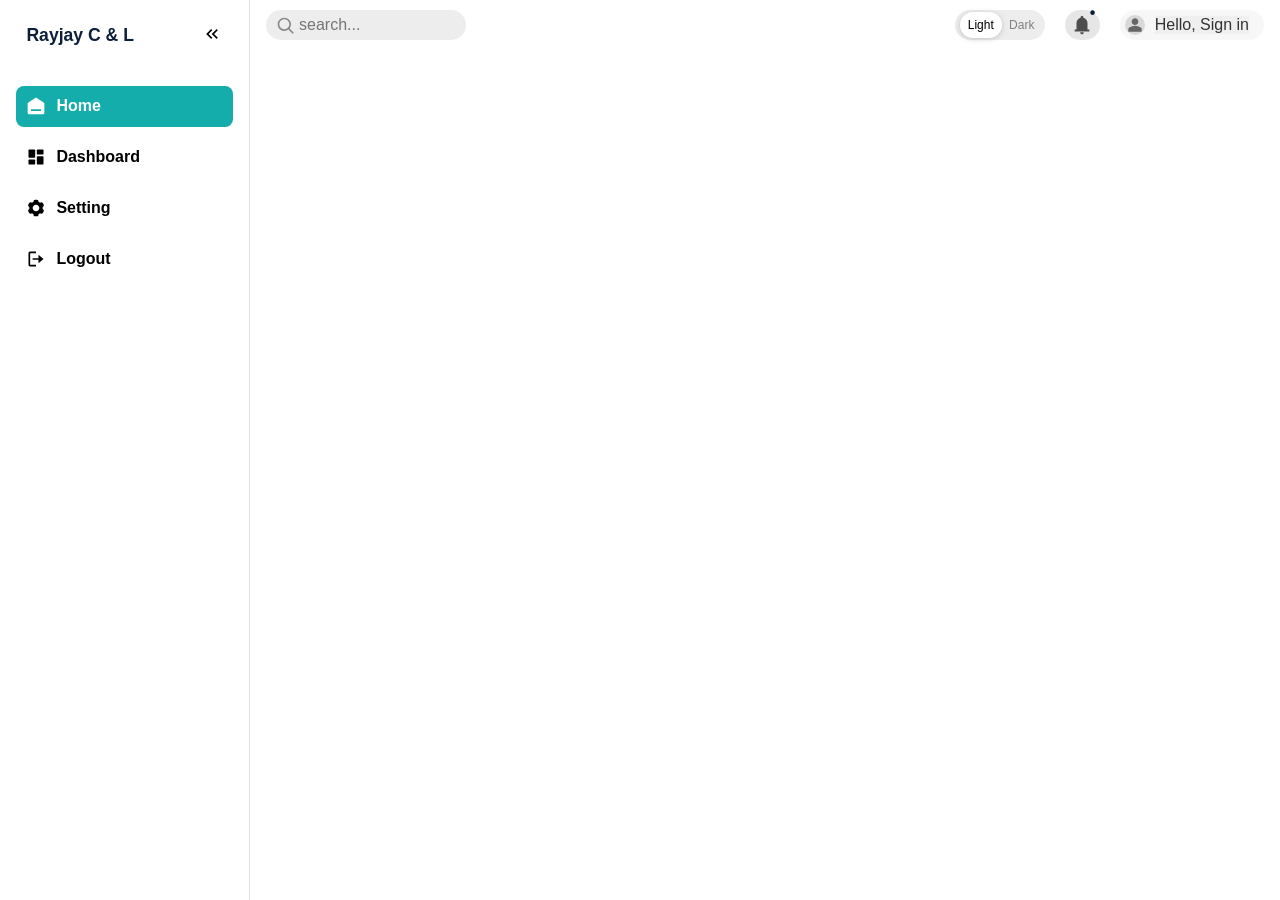
<file: payment_method.html>
<!DOCTYPE html>
<html lang="en">
<head>
  <meta charset="UTF-8">
  <meta name="viewport" content="width=device-width, initial-scale=1.0">
  <title>Rayjay-workspace</title>
  <link rel="stylesheet" href="./css/workspace.css">
   <link rel="icon" type="image/png" sizes="32x32" href="favicon-32x32.png">
  <link rel="icon" type="image/png" sizes="16x16" href="favicon-16x16.png">
  <link rel="apple-touch-icon" href="/apple-touch-icon.png">
</head>
<body>
  <nav id="sidebar">
    <ul>
      <li>   
        <span class="company-name">Rayjay C & L</span>
        <button class="toggleBtn" onclick="closeSidebar() ">
          <svg xmlns="http://www.w3.org/2000/svg" height="24px" viewBox="0 -960 960 960" width="24px" fill="#e3e3e3"><path d="M440-240 200-480l240-240 56 56-183 184 183 184-56 56Zm264 0L464-480l240-240 56 56-183 184 183 184-56 56Z"/></svg>
        </button>
      </li >
      <li class="active">
        <a href="./index.html">
          <svg width="24" height="24" fill="currentColor" viewBox="0 0 24 24" transform="" id="injected-svg" xmlns="http://www.w3.org/2000/svg"><!--Boxicons v3.0.8 https://boxicons.com | License  https://docs.boxicons.com/free--><path d="m21.55 8.17-9-6c-.34-.22-.77-.22-1.11 0l-8.99 6c-.28.19-.45.5-.45.83v11c0 1.1.9 2 2 2h16c1.1 0 2-.9 2-2V9c0-.33-.17-.65-.45-.83M18 18H6v-2h12z"></path></svg>
          <span>Home</span>
        </a>
      </li>
      <li>
        <a href="./dashboard.html">
          <svg width="24" height="24" fill="currentColor" viewBox="0 0 24 24" transform="" id="injected-svg" xmlns="http://www.w3.org/2000/svg"><rect x="13" y="11" width="8" height="10" rx="1" ry="1"></rect><rect x="3" y="15" width="8" height="6" rx="1" ry="1"></rect><rect x="13" y="3" width="8" height="6" rx="1" ry="1"></rect><rect x="3" y="3" width="8" height="10" rx="1" ry="1"></rect></svg>
          <span>Dashboard</span>
        </a>
      </li>
      <li>
        <a href="./setting.html">
          <svg width="24" height="24" fill="#ffffff" viewBox="0 0 24 24" transform="" id="injected-svg" xmlns="http://www.w3.org/2000/svg"><!--Boxicons v3.0.8 https://boxicons.com | License  https://docs.boxicons.com/free--><path d="m21.16 7.86-1-1.73a1.997 1.997 0 0 0-2.73-.73l-.53.31c-.58-.46-1.22-.83-1.9-1.11V4c0-1.1-.9-2-2-2h-2c-1.1 0-2 .9-2 2v.6c-.67.28-1.31.66-1.9 1.11l-.53-.31c-.96-.55-2.18-.22-2.73.73l-1 1.73c-.55.96-.22 2.18.73 2.73l.5.29c-.05.37-.08.74-.08 1.11s.03.74.08 1.11l-.5.29c-.96.55-1.28 1.78-.73 2.73l1 1.73c.55.95 1.78 1.28 2.73.73l.53-.31c.58.46 1.22.83 1.9 1.11v.6c0 1.1.9 2 2 2h2c1.1 0 2-.9 2-2v-.6a8.7 8.7 0 0 0 1.9-1.11l.53.31c.96.55 2.18.22 2.73-.73l1-1.73c.55-.96.22-2.18-.73-2.73l-.5-.29c.05-.37.08-.74.08-1.11s-.03-.74-.08-1.11l.5-.29c.96-.55 1.28-1.78.73-2.73M12 16c-2.21 0-4-1.79-4-4s1.79-4 4-4 4 1.79 4 4-1.79 4-4 4"></path></svg>
          <span>Setting</span>
        </a>
      </li>
      <li>
        <a href="./index.html">
          <svg width="24" height="24" fill="#ffffff" viewBox="0 0 24 24" transform="" id="injected-svg" xmlns="http://www.w3.org/2000/svg"><!--Boxicons v3.0.8 https://boxicons.com | License  https://docs.boxicons.com/free--><path d="M15 11H8v2h7v4l6-5-6-5z"></path><path d="M5 21h7v-2H5V5h7V3H5c-1.1 0-2 .9-2 2v14c0 1.1.9 2 2 2"></path></svg>
          <span>Logout</span>
        </a>
      </li>
    </ul>
  </nav>
  <main>
    <div class="navigation">
      <div class="navbar">
        <li>   
        <span class="company-name">Rayjay C & L</span>
      </li > 
        <div class="search">
          <svg width="20" height="20" fill="hsl(0,0%,50%)" viewBox="0 0 24 24" transform="" id="injected-svg" xmlns="http://www.w3.org/2000/svg"><!--Boxicons v3.0.8 https://boxicons.com | License  https://docs.boxicons.com/free--><path d="M18 10c0-4.41-3.59-8-8-8s-8 3.59-8 8 3.59 8 8 8c1.85 0 3.54-.63 4.9-1.69l5.1 5.1L21.41 20l-5.1-5.1A8 8 0 0 0 18 10M4 10c0-3.31 2.69-6 6-6s6 2.69 6 6-2.69 6-6 6-6-2.69-6-6"></path></svg>
          <input type="text" placeholder="search...">
        </div>
        <div class="left-panel">
          <div class="light-dark-mode">
            <span>Light</span>
            <span>Dark</span>
            <button class="trottle" style="color: black;">Light</button>
          </div>
          <div class="notification">
            <svg xmlns="http://www.w3.org/2000/svg" height="22px" viewBox="0 -960 960 960" width="22px" fill="#00"><path d="M160-200v-80h80v-280q0-83 50-147.5T420-792v-28q0-25 17.5-42.5T480-880q25 0 42.5 17.5T540-820v28q80 20 130 84.5T720-560v280h80v80H160ZM480-80q-33 0-56.5-23.5T400-160h160q0 33-23.5 56.5T480-80Z"/></svg>
            <div class="circle"><strong>&#8226;</strong></div>
          </div>
          <div class="user-account">
            <div class="user-profile">
              <svg xmlns="http://www.w3.org/2000/svg" height="18px" viewBox="0 -960 960 960" width="18px" fill="#00"><path d="M367-527q-47-47-47-113t47-113q47-47 113-47t113 47q47 47 47 113t-47 113q-47 47-113 47t-113-47ZM160-160v-112q0-34 17.5-62.5T224-378q62-31 126-46.5T480-440q66 0 130 15.5T736-378q29 15 46.5 43.5T800-272v112H160Z"/></svg>
            </div>
            <button onclick="alert('feature is currently not available at your location')" style="text-decoration: none;color: hsl(0,0%,20%);" class="account_setup.html">
              <span class="user-name">
                Hello, Sign in
              </span>
            </button>
          </div>  
        </div>
        <div class="menu-div">
          <button class="menu">
            <svg xmlns="http://www.w3.org/2000/svg" height="24px" viewBox="0 -960 960 960" width="24px" fill="#00"><path d="M120-240v-80h720v80H120Zm0-200v-80h720v80H120Zm0-200v-80h720v80H120Z"/></svg>
          </button>
        </div>
      </div>
    </div>
    <div class="asidebar">
      <ul>
        <li>
          <span class="company-name">Rayjay L & C</span>
          <button class="close">
            <svg xmlns="http://www.w3.org/2000/svg" height="24px" viewBox="0 -960 960 960" width="24px" fill="#00"><path d="m256-200-56-56 224-224-224-224 56-56 224 224 224-224 56 56-224 224 224 224-56 56-224-224-224 224Z"/></svg>
          </button>
        </li>
        <li>
          <a href="./index.html"><span>Home</span></a>
        </li>
        <li>
          <a href="./dashboard.html.html">
            <span>Dashboard</span></a>
        </li>
        <li>
          <a href="./setting.html">
            <span>Setting</span>
          </a>
        </li>
        <li>
          <a href="./index.html">
            <span>Logout</span>
          </a>
        </li>
        <li>
          <a href="#">
            <div class="user-account">
            <div class="user-profile">
              <svg xmlns="http://www.w3.org/2000/svg" height="18px" viewBox="0 -960 960 960" width="18px" fill="#00"><path d="M367-527q-47-47-47-113t47-113q47-47 113-47t113 47q47 47 47 113t-47 113q-47 47-113 47t-113-47ZM160-160v-112q0-34 17.5-62.5T224-378q62-31 126-46.5T480-440q66 0 130 15.5T736-378q29 15 46.5 43.5T800-272v112H160Z"/></svg>
            </div>
            <button onclick="alert('feature is currently not available at your location')" style="text-decoration: none;color: hsl(0,0%,20%);" class="account_setup.html">
              <span class="user-name">
                Hello, Sign in
              </span>
            </button>
          </div>
          </a>
        </li>
      </ul>
    </div>
    <div class="wrapper-container">
      <div class="max-width-wrapper">
        <div class="work-area">
          <div class="import-export-history">
            
          </div>
  
          <div class="contact-dealer">
           
          </div>
        </div>
      </div>
    </div>   
  </main>
  <script src="./script/workspace.js"></script>
</body>
</html>
</file>
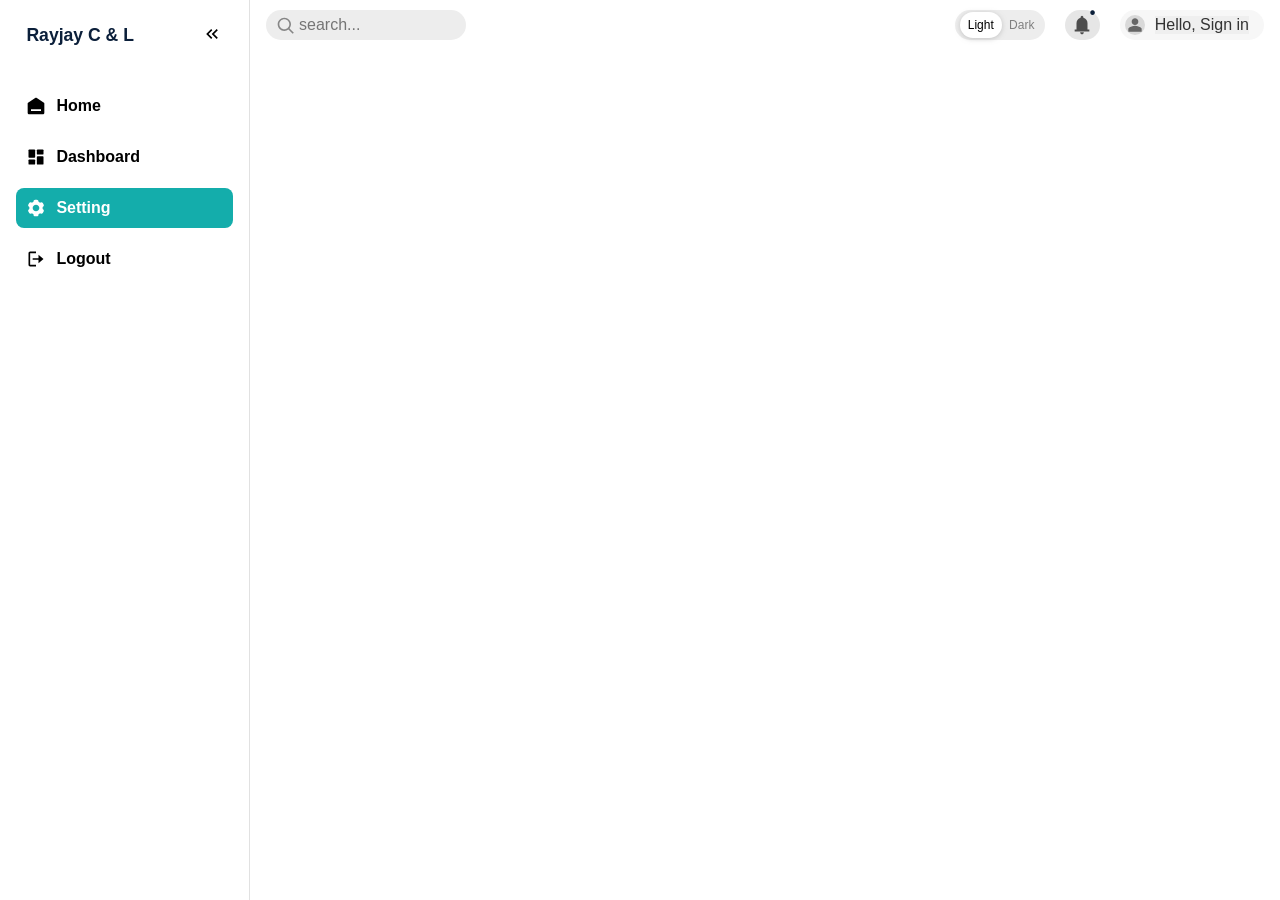
<file: setting.html>
<!DOCTYPE html>
<html lang="en">
<head>
  <meta charset="UTF-8">
  <meta name="viewport" content="width=device-width, initial-scale=1.0">
  <title>Rayjay-workspace</title>
  <link rel="stylesheet" href="./css/workspace.css">
   <link rel="icon" type="image/png" sizes="32x32" href="favicon-32x32.png">
  <link rel="icon" type="image/png" sizes="16x16" href="favicon-16x16.png">
  <link rel="apple-touch-icon" href="/apple-touch-icon.png">
</head>
<body>
  <nav id="sidebar">
    <ul>
      <li>   
        <span class="company-name">Rayjay C & L</span>
        <button class="toggleBtn" onclick="closeSidebar() ">
          <svg xmlns="http://www.w3.org/2000/svg" height="24px" viewBox="0 -960 960 960" width="24px" fill="#e3e3e3"><path d="M440-240 200-480l240-240 56 56-183 184 183 184-56 56Zm264 0L464-480l240-240 56 56-183 184 183 184-56 56Z"/></svg>
        </button>
      </li >
      <li>
        <a href="./index.html">
          <svg width="24" height="24" fill="currentColor" viewBox="0 0 24 24" transform="" id="injected-svg" xmlns="http://www.w3.org/2000/svg"><!--Boxicons v3.0.8 https://boxicons.com | License  https://docs.boxicons.com/free--><path d="m21.55 8.17-9-6c-.34-.22-.77-.22-1.11 0l-8.99 6c-.28.19-.45.5-.45.83v11c0 1.1.9 2 2 2h16c1.1 0 2-.9 2-2V9c0-.33-.17-.65-.45-.83M18 18H6v-2h12z"></path></svg>
          <span>Home</span>
        </a>
      </li>
      <li>
        <a href="./dashboard.html">
          <svg width="24" height="24" fill="currentColor" viewBox="0 0 24 24" transform="" id="injected-svg" xmlns="http://www.w3.org/2000/svg"><rect x="13" y="11" width="8" height="10" rx="1" ry="1"></rect><rect x="3" y="15" width="8" height="6" rx="1" ry="1"></rect><rect x="13" y="3" width="8" height="6" rx="1" ry="1"></rect><rect x="3" y="3" width="8" height="10" rx="1" ry="1"></rect></svg>
          <span>Dashboard</span>
        </a>
      </li>
      <li class="active">
        <a href="./setting.html">
          <svg width="24" height="24" fill="#ffffff" viewBox="0 0 24 24" transform="" id="injected-svg" xmlns="http://www.w3.org/2000/svg"><!--Boxicons v3.0.8 https://boxicons.com | License  https://docs.boxicons.com/free--><path d="m21.16 7.86-1-1.73a1.997 1.997 0 0 0-2.73-.73l-.53.31c-.58-.46-1.22-.83-1.9-1.11V4c0-1.1-.9-2-2-2h-2c-1.1 0-2 .9-2 2v.6c-.67.28-1.31.66-1.9 1.11l-.53-.31c-.96-.55-2.18-.22-2.73.73l-1 1.73c-.55.96-.22 2.18.73 2.73l.5.29c-.05.37-.08.74-.08 1.11s.03.74.08 1.11l-.5.29c-.96.55-1.28 1.78-.73 2.73l1 1.73c.55.95 1.78 1.28 2.73.73l.53-.31c.58.46 1.22.83 1.9 1.11v.6c0 1.1.9 2 2 2h2c1.1 0 2-.9 2-2v-.6a8.7 8.7 0 0 0 1.9-1.11l.53.31c.96.55 2.18.22 2.73-.73l1-1.73c.55-.96.22-2.18-.73-2.73l-.5-.29c.05-.37.08-.74.08-1.11s-.03-.74-.08-1.11l.5-.29c.96-.55 1.28-1.78.73-2.73M12 16c-2.21 0-4-1.79-4-4s1.79-4 4-4 4 1.79 4 4-1.79 4-4 4"></path></svg>
          <span>Setting</span>
        </a>
      </li>
      <li>
        <a href="./index.html">
          <svg width="24" height="24" fill="#ffffff" viewBox="0 0 24 24" transform="" id="injected-svg" xmlns="http://www.w3.org/2000/svg"><!--Boxicons v3.0.8 https://boxicons.com | License  https://docs.boxicons.com/free--><path d="M15 11H8v2h7v4l6-5-6-5z"></path><path d="M5 21h7v-2H5V5h7V3H5c-1.1 0-2 .9-2 2v14c0 1.1.9 2 2 2"></path></svg>
          <span>Logout</span>
        </a>
      </li>
    </ul>
  </nav>
  <main>
    <div class="navigation">
      <div class="navbar">
        <li>   
        <span class="company-name">Rayjay C & L</span>
      </li > 
        <div class="search">
          <svg width="20" height="20" fill="hsl(0,0%,50%)" viewBox="0 0 24 24" transform="" id="injected-svg" xmlns="http://www.w3.org/2000/svg"><!--Boxicons v3.0.8 https://boxicons.com | License  https://docs.boxicons.com/free--><path d="M18 10c0-4.41-3.59-8-8-8s-8 3.59-8 8 3.59 8 8 8c1.85 0 3.54-.63 4.9-1.69l5.1 5.1L21.41 20l-5.1-5.1A8 8 0 0 0 18 10M4 10c0-3.31 2.69-6 6-6s6 2.69 6 6-2.69 6-6 6-6-2.69-6-6"></path></svg>
          <input type="text" placeholder="search...">
        </div>
        <div class="left-panel">
          <div class="light-dark-mode">
            <span>Light</span>
            <span>Dark</span>
            <button class="trottle" style="color: black;">Light</button>
          </div>
          <div class="notification">
            <svg xmlns="http://www.w3.org/2000/svg" height="22px" viewBox="0 -960 960 960" width="22px" fill="#00"><path d="M160-200v-80h80v-280q0-83 50-147.5T420-792v-28q0-25 17.5-42.5T480-880q25 0 42.5 17.5T540-820v28q80 20 130 84.5T720-560v280h80v80H160ZM480-80q-33 0-56.5-23.5T400-160h160q0 33-23.5 56.5T480-80Z"/></svg>
            <div class="circle"><strong>&#8226;</strong></div>
          </div>
          <div class="user-account">
            <div class="user-profile">
              <svg xmlns="http://www.w3.org/2000/svg" height="18px" viewBox="0 -960 960 960" width="18px" fill="#00"><path d="M367-527q-47-47-47-113t47-113q47-47 113-47t113 47q47 47 47 113t-47 113q-47 47-113 47t-113-47ZM160-160v-112q0-34 17.5-62.5T224-378q62-31 126-46.5T480-440q66 0 130 15.5T736-378q29 15 46.5 43.5T800-272v112H160Z"/></svg>
            </div>
            <button onclick="alert('feature is currently not available at your location')" style="text-decoration: none;color: hsl(0,0%,20%);" class="account_setup.html">
              <span class="user-name">
                Hello, Sign in
              </span>
            </button>
          </div>  
        </div>
        <div class="menu-div">
          <button class="menu">
            <svg xmlns="http://www.w3.org/2000/svg" height="24px" viewBox="0 -960 960 960" width="24px" fill="#00"><path d="M120-240v-80h720v80H120Zm0-200v-80h720v80H120Zm0-200v-80h720v80H120Z"/></svg>
          </button>
        </div>
      </div>
    </div>
    <div class="asidebar">
      <ul>
        <li>
          <span class="company-name">Rayjay L & C</span>
          <button class="close">
            <svg xmlns="http://www.w3.org/2000/svg" height="24px" viewBox="0 -960 960 960" width="24px" fill="#00"><path d="m256-200-56-56 224-224-224-224 56-56 224 224 224-224 56 56-224 224 224 224-56 56-224-224-224 224Z"/></svg>
          </button>
        </li>
        <li>
          <a href="./index.html"><span>Home</span></a>
        </li>
        <li>
          <a href="./dashboard.html.html">
            <span>Dashboard</span></a>
        </li>
        <li>
          <a href="./setting.html">
            <span>Setting</span>
          </a>
        </li>
        <li>
          <a href="./index.html">
            <span>Logout</span>
          </a>
        </li>
        <li>
          <a href="#">
            <div class="user-account">
            <div class="user-profile">
              <svg xmlns="http://www.w3.org/2000/svg" height="18px" viewBox="0 -960 960 960" width="18px" fill="#00"><path d="M367-527q-47-47-47-113t47-113q47-47 113-47t113 47q47 47 47 113t-47 113q-47 47-113 47t-113-47ZM160-160v-112q0-34 17.5-62.5T224-378q62-31 126-46.5T480-440q66 0 130 15.5T736-378q29 15 46.5 43.5T800-272v112H160Z"/></svg>
            </div>
            <button onclick="alert('feature is currently not available at your location')" style="text-decoration: none;color: hsl(0,0%,20%);" class="account_setup.html">
              <span class="user-name">
                Hello, Sign in
              </span>
            </button>
          </div>
          </a>
        </li>
      </ul>
    </div>
    <div class="wrapper-container">
      <div class="max-width-wrapper">
        <div class="work-area">
          <div class="import-export-history">
            
          </div>
  
          <div class="contact-dealer">
           
          </div>
        </div>
      </div>
    </div>   
  </main>
  <script src="./script/workspace.js"></script>
</body>
</html>
</file>
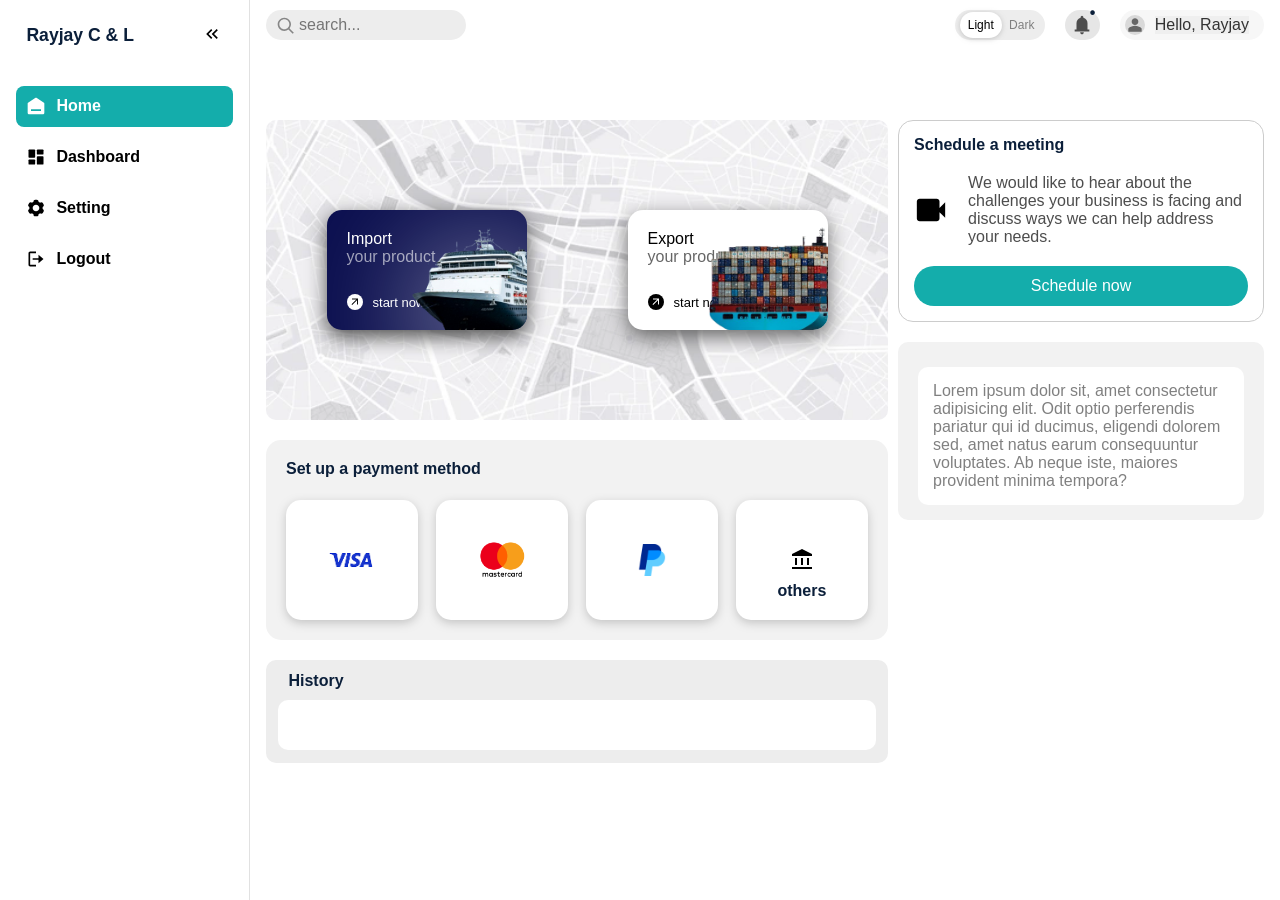
<file: testing.html>
<!DOCTYPE html>
<html lang="en">
<head>
  <meta charset="UTF-8">
  <meta name="viewport" content="width=device-width, initial-scale=1.0">
  <title>Document</title>
  <link rel="stylesheet" href="/css/workspace.css">
  <script src="/script/workspace.js" defer></script>
  <style>
    *{
      margin: 0;
      border: 0;
      box-sizing: border-box;
    }
    body{
      display: grid;
      grid-template-columns: auto 1fr;
    }

    #sidebar{
     
      height: 100vh;
      position: sticky;
      top: 0;
      align-self: start;
    }    
  </style>
</head>
<body>
  <nav id="sidebar">
  <ul>
      <li>   
        <span class="company-name">Rayjay C & L</span>
        <button class="toggleBtn" onclick="closeSidebar() ">
          <svg xmlns="http://www.w3.org/2000/svg" height="24px" viewBox="0 -960 960 960" width="24px" fill="#e3e3e3"><path d="M440-240 200-480l240-240 56 56-183 184 183 184-56 56Zm264 0L464-480l240-240 56 56-183 184 183 184-56 56Z"/></svg>
        </button>
      </li >
      <li class="active">
        <a href="homepage.html">
          <svg width="24" height="24" fill="currentColor" viewBox="0 0 24 24" transform="" id="injected-svg" xmlns="http://www.w3.org/2000/svg"><!--Boxicons v3.0.8 https://boxicons.com | License  https://docs.boxicons.com/free--><path d="m21.55 8.17-9-6c-.34-.22-.77-.22-1.11 0l-8.99 6c-.28.19-.45.5-.45.83v11c0 1.1.9 2 2 2h16c1.1 0 2-.9 2-2V9c0-.33-.17-.65-.45-.83M18 18H6v-2h12z"></path></svg>
          <span>Home</span>
        </a>
      </li>
      <li>
        <a href="dashboard.html">
          <svg width="24" height="24" fill="currentColor" viewBox="0 0 24 24" transform="" id="injected-svg" xmlns="http://www.w3.org/2000/svg"><rect x="13" y="11" width="8" height="10" rx="1" ry="1"></rect><rect x="3" y="15" width="8" height="6" rx="1" ry="1"></rect><rect x="13" y="3" width="8" height="6" rx="1" ry="1"></rect><rect x="3" y="3" width="8" height="10" rx="1" ry="1"></rect></svg>
          <span>Dashboard</span>
        </a>
      </li>
      <li>
        <a href="setting.html">
          <svg width="24" height="24" fill="#ffffff" viewBox="0 0 24 24" transform="" id="injected-svg" xmlns="http://www.w3.org/2000/svg"><!--Boxicons v3.0.8 https://boxicons.com | License  https://docs.boxicons.com/free--><path d="m21.16 7.86-1-1.73a1.997 1.997 0 0 0-2.73-.73l-.53.31c-.58-.46-1.22-.83-1.9-1.11V4c0-1.1-.9-2-2-2h-2c-1.1 0-2 .9-2 2v.6c-.67.28-1.31.66-1.9 1.11l-.53-.31c-.96-.55-2.18-.22-2.73.73l-1 1.73c-.55.96-.22 2.18.73 2.73l.5.29c-.05.37-.08.74-.08 1.11s.03.74.08 1.11l-.5.29c-.96.55-1.28 1.78-.73 2.73l1 1.73c.55.95 1.78 1.28 2.73.73l.53-.31c.58.46 1.22.83 1.9 1.11v.6c0 1.1.9 2 2 2h2c1.1 0 2-.9 2-2v-.6a8.7 8.7 0 0 0 1.9-1.11l.53.31c.96.55 2.18.22 2.73-.73l1-1.73c.55-.96.22-2.18-.73-2.73l-.5-.29c.05-.37.08-.74.08-1.11s-.03-.74-.08-1.11l.5-.29c.96-.55 1.28-1.78.73-2.73M12 16c-2.21 0-4-1.79-4-4s1.79-4 4-4 4 1.79 4 4-1.79 4-4 4"></path></svg>
          <span>Setting</span>
        </a>
      </li>
      <li>
        <a href="#">
          <svg width="24" height="24" fill="#ffffff" viewBox="0 0 24 24" transform="" id="injected-svg" xmlns="http://www.w3.org/2000/svg"><!--Boxicons v3.0.8 https://boxicons.com | License  https://docs.boxicons.com/free--><path d="M15 11H8v2h7v4l6-5-6-5z"></path><path d="M5 21h7v-2H5V5h7V3H5c-1.1 0-2 .9-2 2v14c0 1.1.9 2 2 2"></path></svg>
          <span>Logout</span>
        </a>
      </li>
    </ul>
  </nav>



  <main class="main-content" style="position: relative;columns: blue;">
    <div class="navigation">
      <div class="navbar">
        <li>   
        <span class="company-name">Rayjay C & L</span>
      </li > 
        <div class="search">
          <svg width="20" height="20" fill="hsl(0,0%,50%)" viewBox="0 0 24 24" transform="" id="injected-svg" xmlns="http://www.w3.org/2000/svg"><!--Boxicons v3.0.8 https://boxicons.com | License  https://docs.boxicons.com/free--><path d="M18 10c0-4.41-3.59-8-8-8s-8 3.59-8 8 3.59 8 8 8c1.85 0 3.54-.63 4.9-1.69l5.1 5.1L21.41 20l-5.1-5.1A8 8 0 0 0 18 10M4 10c0-3.31 2.69-6 6-6s6 2.69 6 6-2.69 6-6 6-6-2.69-6-6"></path></svg>
          <input type="text" placeholder="search...">
        </div>
        <div class="left-panel">
          <div class="light-dark-mode">
            <span>Light</span>
            <span>Dark</span>
            <button class="trottle">Light</button>
          </div>
          <div class="notification">
            <svg xmlns="http://www.w3.org/2000/svg" height="22px" viewBox="0 -960 960 960" width="22px" fill="#00"><path d="M160-200v-80h80v-280q0-83 50-147.5T420-792v-28q0-25 17.5-42.5T480-880q25 0 42.5 17.5T540-820v28q80 20 130 84.5T720-560v280h80v80H160ZM480-80q-33 0-56.5-23.5T400-160h160q0 33-23.5 56.5T480-80Z"/></svg>
            <div class="circle"><strong>&#8226;</strong></div>
          </div>
          <div class="user-account">
            <div class="user-profile">
              <svg xmlns="http://www.w3.org/2000/svg" height="18px" viewBox="0 -960 960 960" width="18px" fill="#00"><path d="M367-527q-47-47-47-113t47-113q47-47 113-47t113 47q47 47 47 113t-47 113q-47 47-113 47t-113-47ZM160-160v-112q0-34 17.5-62.5T224-378q62-31 126-46.5T480-440q66 0 130 15.5T736-378q29 15 46.5 43.5T800-272v112H160Z"/></svg>
            </div>
            <button style="text-decoration: none;color: hsl(0,0%,20%);" class="account_setup.html">
              <span class="user-name">
                Hello, Rayjay
              </span>
            </button>
          </div>  
        </div>
        <div class="menu-div">
          <button class="menu">
            <svg xmlns="http://www.w3.org/2000/svg" height="24px" viewBox="0 -960 960 960" width="24px" fill="#00"><path d="M120-240v-80h720v80H120Zm0-200v-80h720v80H120Zm0-200v-80h720v80H120Z"/></svg>
          </button>
        </div>
      </div>
    </div>

    <div class="asidebar">
      <ul>
        <li>
          <span class="company-name">Rayjay L & C</span>
          <button class="close">
            <svg xmlns="http://www.w3.org/2000/svg" height="24px" viewBox="0 -960 960 960" width="24px" fill="#00"><path d="m256-200-56-56 224-224-224-224 56-56 224 224 224-224 56 56-224 224 224 224-56 56-224-224-224 224Z"/></svg>
          </button>
        </li>
        <li>
          <a href="homepage.html"><span>Home</span></a>
        </li>
        <li>
          <a href="dashboard.html.html">
            <span>Dashboard</span></a>
        </li>
        <li>
          <a href="setting.html">
            <span>Setting</span>
          </a>
        </li>
        <li>
          <a href="index.html">
            <span>Logout</span>
          </a>
        </li>
        <li>
          <a href="signIn.html">
            <div class="user-account">
            <div class="user-profile">
              <svg xmlns="http://www.w3.org/2000/svg" height="18px" viewBox="0 -960 960 960" width="18px" fill="#00"><path d="M367-527q-47-47-47-113t47-113q47-47 113-47t113 47q47 47 47 113t-47 113q-47 47-113 47t-113-47ZM160-160v-112q0-34 17.5-62.5T224-378q62-31 126-46.5T480-440q66 0 130 15.5T736-378q29 15 46.5 43.5T800-272v112H160Z"/></svg>
            </div>
            <button style="text-decoration: none;color: hsl(0,0%,20%);" class="account_setup.html">
              <span class="user-name">
                Hello, Rayjay
              </span>
            </button>
          </div>
          </a>
        </li>
      </ul>
    </div>

    <div class="wrapper-container">
      <div class="max-width-wrapper">
        <div class="work-area">
          <div class="import-export-history">
            <div class="import-export">
              <div class="import">
                <a href="import.html">
                  <div class="sheet1">
                    <div class="w-text">
                      <div class="text-child1">Import</div>
                      <div class="text-child2">your product</div>
                    </div>
                    <div style="position: absolute;inset: 0 0 0 0;">
                      <div class="start-now">
                        <div style="background-color: white; width: 16px;height: 16px;border-radius: 10px; display: flex; justify-content: center;align-items: center;">
                          <svg xmlns="http://www.w3.org/2000/  svg" height="12px" viewBox="0 -960 960 960" width="12px" fill="#00"><path d="m256-240-56-56 384-384H240v-80h480v480h-80v-344L256-240Z"/></svg>
                        </div>
                        start now
                      </div>
                    </div>
                    <img class="ship" src="assets/inpiration-images/julia-taubitz-oyQ5CWmhuFE-unsplash-removebg-preview.png" alt="import">
                    <div class="blurred-circle"></div>
                  </div>  
                </a>
              </div>
              
              <div class="export">
                <a href="export.html">
                  <div class="sheet2">
                    <div class="w-text">
                      <div class="text-child1">Export</div>
                      <div class="text-child2">your product</div>
                    </div>
                    <div style="position: absolute;inset: 0 0 0 0; color: black;">
                      <div class="start-now" style="color:black">
                        <div style="background-color: black; width: 16px;height: 16px;border-radius: 10px; display: flex; justify-content: center;align-items: center;">
                          <svg xmlns="http://www.w3.org/2000/  svg" height="12px" viewBox="0 -960 960 960" width="12px" fill="white"><path d="m256-240-56-56 384-384H240v-80h480v480h-80v-344L256-240Z"/></svg>
                        </div>
                        start now
                      </div>
                    </div>
                    <img class="ship2" src="assets/inpiration-images/ian-taylor-jOqJbvo1P9g-unsplash-removebg-preview.png" alt="import">
                  </div>
                </a>
              </div>
            </div>

            <div class="set-payment">
              <span>Set up a payment method</span>
              <div class="payment-banks">
                <div class="Visa pay-card">
                  <img src="/assets/icons/visa.png" alt="visa image">
                </div>
                <div class="mastercard pay-card">
                  <img src="/assets/icons/masterd white bg.png" alt="">
                </div>
                <div class="paypal pay-card">
                  <img src="/assets/icons/paypal removed bg.webp" alt="paypal"
                  style="width: 45%;">
                </div>
                <div class="others pay-card">
                  <svg xmlns="http://www.w3.org/2000/svg" height="45px" viewBox="0 -960 960 960" width="45px" fill="#00"><path d="M200-280v-280h80v280h-80Zm240 0v-280h80v280h-80ZM80-120v-80h800v80H80Zm600-160v-280h80v280h-80ZM80-640v-80l400-200 400 200v80H80Z"/></svg>
                  <span>others</span>
                </div>
              </div>
            </div>
            <div class="history">
              <span>History</span>
              <div class="history-content">
              </div>
            </div>
          </div>
  
          <div class="contact-dealer">
            <div class="video-call">
              <p>Schedule a meeting</p>
              <div class="svg-span">
                <svg xmlns="http://www.w3.org/2000/svg" height="34px" viewBox="0 -960 960 960" width="34px" fill="#00"><path d="M160-160q-33 0-56.5-23.5T80-240v-480q0-33 23.5-56.5T160-800h480q33 0 56.5 23.5T720-720v180l160-160v440L720-420v180q0 33-23.5 56.5T640-160H160Z"/></svg>
                <span>
                  We would like to hear about the challenges your business is facing and discuss ways we can help address your needs.
                </span>
              </div>
              <div class="button">
                <button class="callBtn">Schedule now</button>
              </div>
            </div>
            <div class="report">
              <div class="report-cont">
                <div>Lorem ipsum dolor sit, amet consectetur adipisicing elit. Odit optio perferendis pariatur qui id ducimus, eligendi dolorem sed, amet natus earum consequuntur voluptates. Ab neque iste, maiores provident minima tempora?</div>
              </div>
            </div>
          </div>
        </div>
      </div>
    </div>
    <div style="background-color: blue;"></div>
  </main>

</body>
</html>
</file>
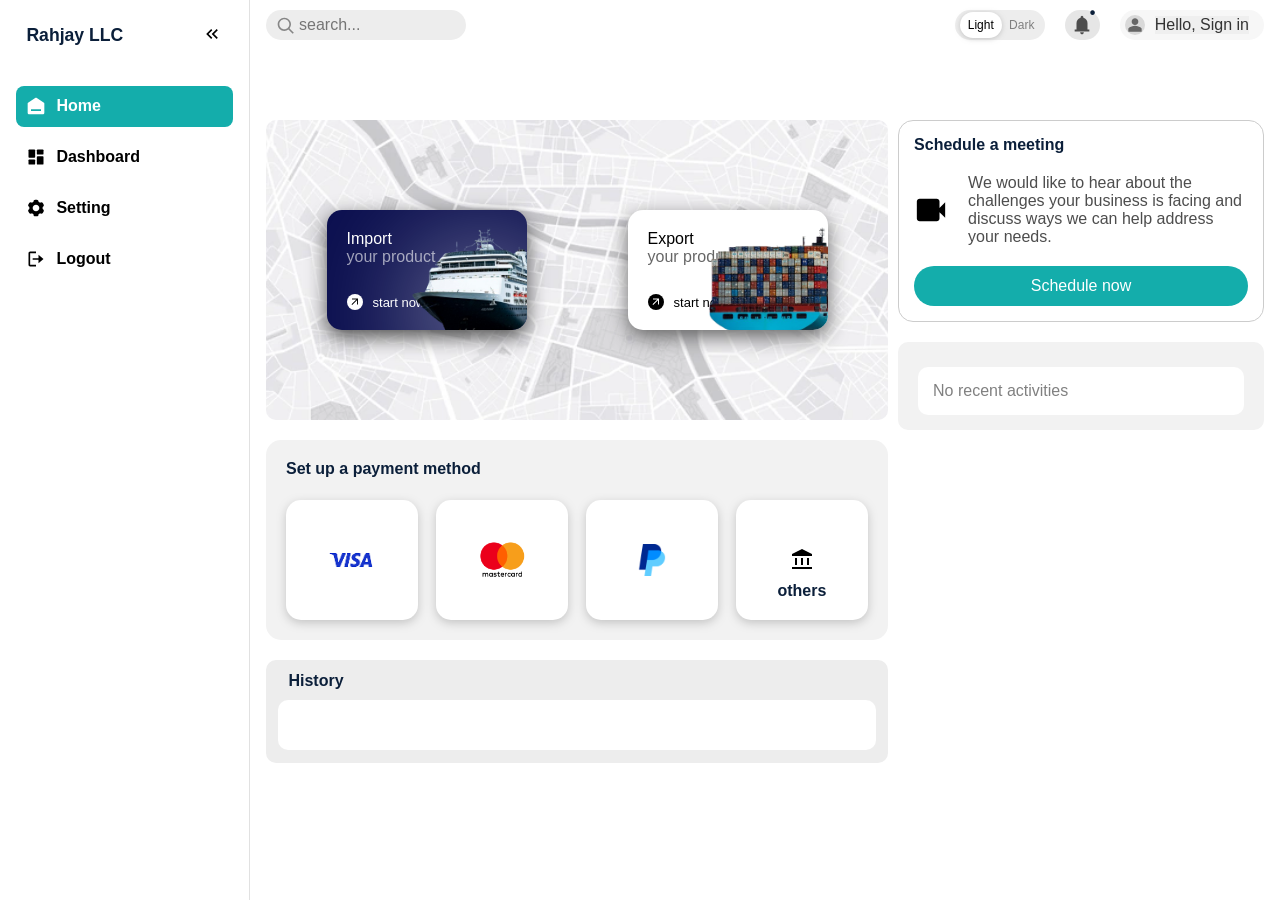
<file: workspace.html>
<!DOCTYPE html>
<html lang="en">
<head>
  <meta charset="UTF-8">
  <meta name="viewport" content="width=device-width, initial-scale=1.0">
  <title>Rahjay LLC-workspace</title>
  <link rel="stylesheet" href="./css/workspace.css">
   <link rel="icon" type="image/png" sizes="32x32" href="favicon-32x32.png">
  <link rel="icon" type="image/png" sizes="16x16" href="favicon-16x16.png">
  <link rel="apple-touch-icon" href="/apple-touch-icon.png">
  <style>
  
  </style>
</head>
<body>
  <nav id="sidebar">
    <ul>
      <li>   
        <span class="company-name">Rahjay LLC</span>
        <button class="toggleBtn" onclick="closeSidebar() ">
          <svg xmlns="http://www.w3.org/2000/svg" height="24px" viewBox="0 -960 960 960" width="24px" fill="#e3e3e3"><path d="M440-240 200-480l240-240 56 56-183 184 183 184-56 56Zm264 0L464-480l240-240 56 56-183 184 183 184-56 56Z"/></svg>
        </button>
      </li >
      <li class="active">
        <a href="./index.html">
          <svg width="24" height="24" fill="currentColor" viewBox="0 0 24 24" transform="" id="injected-svg" xmlns="http://www.w3.org/2000/svg"><!--Boxicons v3.0.8 https://boxicons.com | License  https://docs.boxicons.com/free--><path d="m21.55 8.17-9-6c-.34-.22-.77-.22-1.11 0l-8.99 6c-.28.19-.45.5-.45.83v11c0 1.1.9 2 2 2h16c1.1 0 2-.9 2-2V9c0-.33-.17-.65-.45-.83M18 18H6v-2h12z"></path></svg>
          <span>Home</span>
        </a>
      </li>
      <li>
        <a href="./dashboard.html">
          <svg width="24" height="24" fill="currentColor" viewBox="0 0 24 24" transform="" id="injected-svg" xmlns="http://www.w3.org/2000/svg"><rect x="13" y="11" width="8" height="10" rx="1" ry="1"></rect><rect x="3" y="15" width="8" height="6" rx="1" ry="1"></rect><rect x="13" y="3" width="8" height="6" rx="1" ry="1"></rect><rect x="3" y="3" width="8" height="10" rx="1" ry="1"></rect></svg>
          <span>Dashboard</span>
        </a>
      </li>
      <li>
        <a href="./setting.html">
          <svg width="24" height="24" fill="#ffffff" viewBox="0 0 24 24" transform="" id="injected-svg" xmlns="http://www.w3.org/2000/svg"><!--Boxicons v3.0.8 https://boxicons.com | License  https://docs.boxicons.com/free--><path d="m21.16 7.86-1-1.73a1.997 1.997 0 0 0-2.73-.73l-.53.31c-.58-.46-1.22-.83-1.9-1.11V4c0-1.1-.9-2-2-2h-2c-1.1 0-2 .9-2 2v.6c-.67.28-1.31.66-1.9 1.11l-.53-.31c-.96-.55-2.18-.22-2.73.73l-1 1.73c-.55.96-.22 2.18.73 2.73l.5.29c-.05.37-.08.74-.08 1.11s.03.74.08 1.11l-.5.29c-.96.55-1.28 1.78-.73 2.73l1 1.73c.55.95 1.78 1.28 2.73.73l.53-.31c.58.46 1.22.83 1.9 1.11v.6c0 1.1.9 2 2 2h2c1.1 0 2-.9 2-2v-.6a8.7 8.7 0 0 0 1.9-1.11l.53.31c.96.55 2.18.22 2.73-.73l1-1.73c.55-.96.22-2.18-.73-2.73l-.5-.29c.05-.37.08-.74.08-1.11s-.03-.74-.08-1.11l.5-.29c.96-.55 1.28-1.78.73-2.73M12 16c-2.21 0-4-1.79-4-4s1.79-4 4-4 4 1.79 4 4-1.79 4-4 4"></path></svg>
          <span>Setting</span>
        </a>
      </li>
      <li>
        <a href="./index.html">
          <svg width="24" height="24" fill="#ffffff" viewBox="0 0 24 24" transform="" id="injected-svg" xmlns="http://www.w3.org/2000/svg"><!--Boxicons v3.0.8 https://boxicons.com | License  https://docs.boxicons.com/free--><path d="M15 11H8v2h7v4l6-5-6-5z"></path><path d="M5 21h7v-2H5V5h7V3H5c-1.1 0-2 .9-2 2v14c0 1.1.9 2 2 2"></path></svg>
          <span>Logout</span>
        </a>
      </li>
    </ul>
  </nav>
  <main>
    <div class="navigation">
      <div class="navbar">
        <li>   
        <span class="company-name">Rahjay LLC</span>
      </li > 
        <div class="search">
          <svg width="20" height="20" fill="hsl(0,0%,50%)" viewBox="0 0 24 24" transform="" id="injected-svg" xmlns="http://www.w3.org/2000/svg"><!--Boxicons v3.0.8 https://boxicons.com | License  https://docs.boxicons.com/free--><path d="M18 10c0-4.41-3.59-8-8-8s-8 3.59-8 8 3.59 8 8 8c1.85 0 3.54-.63 4.9-1.69l5.1 5.1L21.41 20l-5.1-5.1A8 8 0 0 0 18 10M4 10c0-3.31 2.69-6 6-6s6 2.69 6 6-2.69 6-6 6-6-2.69-6-6"></path></svg>
          <input type="text" placeholder="search...">
        </div>
        <div class="left-panel">
          <div class="light-dark-mode">
            <span>Light</span>
            <span>Dark</span>
            <button class="trottle" style="color: black;">Light</button>
          </div>
          <div class="notification">
            <svg xmlns="http://www.w3.org/2000/svg" height="22px" viewBox="0 -960 960 960" width="22px" fill="#00"><path d="M160-200v-80h80v-280q0-83 50-147.5T420-792v-28q0-25 17.5-42.5T480-880q25 0 42.5 17.5T540-820v28q80 20 130 84.5T720-560v280h80v80H160ZM480-80q-33 0-56.5-23.5T400-160h160q0 33-23.5 56.5T480-80Z"/></svg>
            <div class="circle"><strong>&#8226;</strong></div>
          </div>
          <div class="user-account">
            <div class="user-profile">
              <svg xmlns="http://www.w3.org/2000/svg" height="18px" viewBox="0 -960 960 960" width="18px" fill="#00"><path d="M367-527q-47-47-47-113t47-113q47-47 113-47t113 47q47 47 47 113t-47 113q-47 47-113 47t-113-47ZM160-160v-112q0-34 17.5-62.5T224-378q62-31 126-46.5T480-440q66 0 130 15.5T736-378q29 15 46.5 43.5T800-272v112H160Z"/></svg>
            </div>
            <button onclick="alert('Feature is currently not available')" style="text-decoration: none;color: hsl(0,0%,20%);" class="account_setup.html">
              <span class="user-name">
                Hello, Sign in 
              </span>
            </button>
          </div>  
        </div>
        <div class="menu-div">
          <button class="menu">
            <svg xmlns="http://www.w3.org/2000/svg" height="24px" viewBox="0 -960 960 960" width="24px" fill="#00"><path d="M120-240v-80h720v80H120Zm0-200v-80h720v80H120Zm0-200v-80h720v80H120Z"/></svg>
          </button>
        </div>
      </div>
    </div>
    <div class="asidebar">
      <ul>
        <li>
          <span class="company-name">Rahjay LLC</span>
          <button class="close">
            <svg xmlns="http://www.w3.org/2000/svg" height="24px" viewBox="0 -960 960 960" width="24px" fill="#00"><path d="m256-200-56-56 224-224-224-224 56-56 224 224 224-224 56 56-224 224 224 224-56 56-224-224-224 224Z"/></svg>
          </button>
        </li>
        <li>
          <a href="./index.html"><span>Home</span></a>
        </li>
        <li>
          <a href="./dashboard.html.html">
            <span>Dashboard</span></a>
        </li>
        <li>
          <a href="./setting.html">
            <span>Setting</span>
          </a>
        </li>
        <li>
          <a href="./index.html">
            <span>Logout</span>
          </a>
        </li>
        <li>
          <a href="#">
            <div class="user-account">
            <div class="user-profile">
              <svg xmlns="http://www.w3.org/2000/svg" height="18px" viewBox="0 -960 960 960" width="18px" fill="#00"><path d="M367-527q-47-47-47-113t47-113q47-47 113-47t113 47q47 47 47 113t-47 113q-47 47-113 47t-113-47ZM160-160v-112q0-34 17.5-62.5T224-378q62-31 126-46.5T480-440q66 0 130 15.5T736-378q29 15 46.5 43.5T800-272v112H160Z"/></svg>
            </div>
            <button onclick="alert('feature is currently not available')" style="text-decoration: none;color: hsl(0,0%,20%);" class="account_setup.html">
              <span class="user-name">
                Hello, Sign in
              </span>
            </button>
          </div>
          </a>
        </li>
      </ul>
    </div>
    <div class="wrapper-container">
      <div class="max-width-wrapper">
        <div class="work-area">
          <div class="import-export-history">
            <div class="import-export">
              <div class="import">
                <a href="./import.html">
                  <div class="sheet1">
                    <div class="w-text">
                      <div class="text-child1">Import</div>
                      <div class="text-child2">your product</div>
                    </div>
                    <div style="position: absolute;inset: 0 0 0 0;">
                      <div class="start-now">
                        <div style="background-color: white; width: 16px;height: 16px;border-radius: 10px; display: flex; justify-content: center;align-items: center;">
                          <svg xmlns="http://www.w3.org/2000/  svg" height="12px" viewBox="0 -960 960 960" width="12px" fill="#00"><path d="m256-240-56-56 384-384H240v-80h480v480h-80v-344L256-240Z"/></svg>
                        </div>
                        start now
                      </div>
                    </div>
                    <img class="ship" src="./assets/inpiration-images/julia-taubitz-oyQ5CWmhuFE-unsplash-removebg-preview.png" alt="import">
                    <div class="blurred-circle"></div>
                  </div>  
                </a>
              </div>
              
              <div class="export">
                <a href="./export.html">
                  <div class="sheet2">
                    <div class="w-text">
                      <div class="text-child1">Export</div>
                      <div class="text-child2">your product</div>
                    </div>
                    <div style="position: absolute;inset: 0 0 0 0; color: black;">
                      <div class="start-now" style="color:black">
                        <div style="background-color: black; width: 16px;height: 16px;border-radius: 10px; display: flex; justify-content: center;align-items: center;">
                          <svg xmlns="http://www.w3.org/2000/  svg" height="12px" viewBox="0 -960 960 960" width="12px" fill="white"><path d="m256-240-56-56 384-384H240v-80h480v480h-80v-344L256-240Z"/></svg>
                        </div>
                        start now
                      </div>
                    </div>
                    <img class="ship2" src="./assets/inpiration-images/ian-taylor-jOqJbvo1P9g-unsplash-removebg-preview.png" alt="import">
                  </div>
                </a>
              </div>
            </div>

            <div class="set-payment">
              <span>Set up a payment method</span>
              <div class="payment-banks">
                <div class="Visa pay-card">
                  <img src="./assets/icons/visa.png" alt="visa image">
                </div>
                <div class="mastercard pay-card">
                  <img src="./assets/icons/masterd white bg.png" alt="">
                </div>
                <div class="paypal pay-card">
                  <img src="./assets/icons/paypal removed bg.webp" alt="paypal"
                  style="width: 45%;">
                </div>
                <div class="others pay-card">
                  <svg xmlns="http://www.w3.org/2000/svg" height="45px" viewBox="0 -960 960 960" width="45px" fill="#00"><path d="M200-280v-280h80v280h-80Zm240 0v-280h80v280h-80ZM80-120v-80h800v80H80Zm600-160v-280h80v280h-80ZM80-640v-80l400-200 400 200v80H80Z"/></svg>
                  <span>others</span>
                </div>
              </div>
            </div>
            <div class="history">
              <span>History</span>
              <div class="history-content">
              </div>
            </div>
          </div>
  
          <div class="contact-dealer">
            <div class="video-call">
              <p>Schedule a meeting</p>
              <div class="svg-span">
                <svg xmlns="http://www.w3.org/2000/svg" height="34px" viewBox="0 -960 960 960" width="34px" fill="#00"><path d="M160-160q-33 0-56.5-23.5T80-240v-480q0-33 23.5-56.5T160-800h480q33 0 56.5 23.5T720-720v180l160-160v440L720-420v180q0 33-23.5 56.5T640-160H160Z"/></svg>
                <span>
                  We would like to hear about the challenges your business is facing and discuss ways we can help address your needs.
                </span>
              </div>
              <div class="button">
                <button class="callBtn">Schedule now</button>
              </div>
            </div>
            <div class="report">
              <div class="report-cont">
                <div>No recent activities</div>
              </div>
            </div>
          </div>
        </div>
      </div>
    </div>   
  </main>
  <script src="./script/workspace.js"></script>
</body>
</html>
</file>
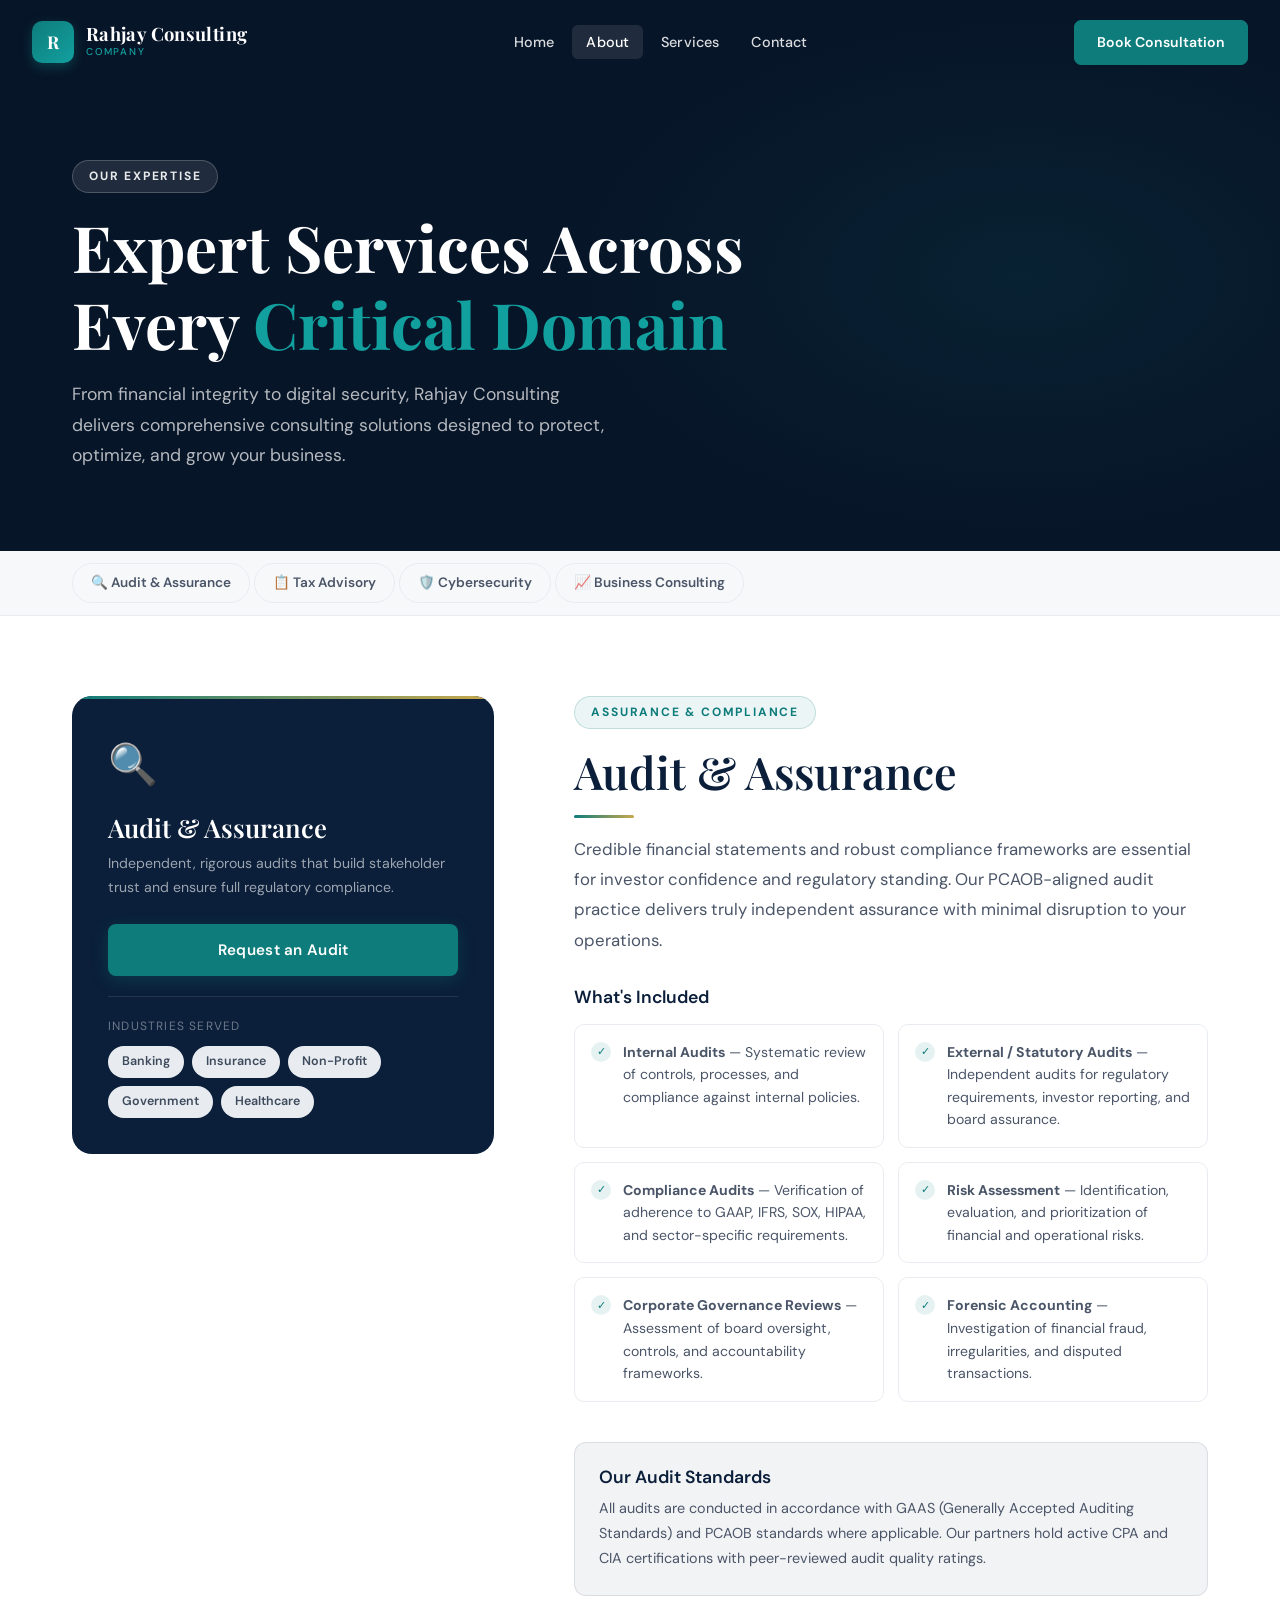
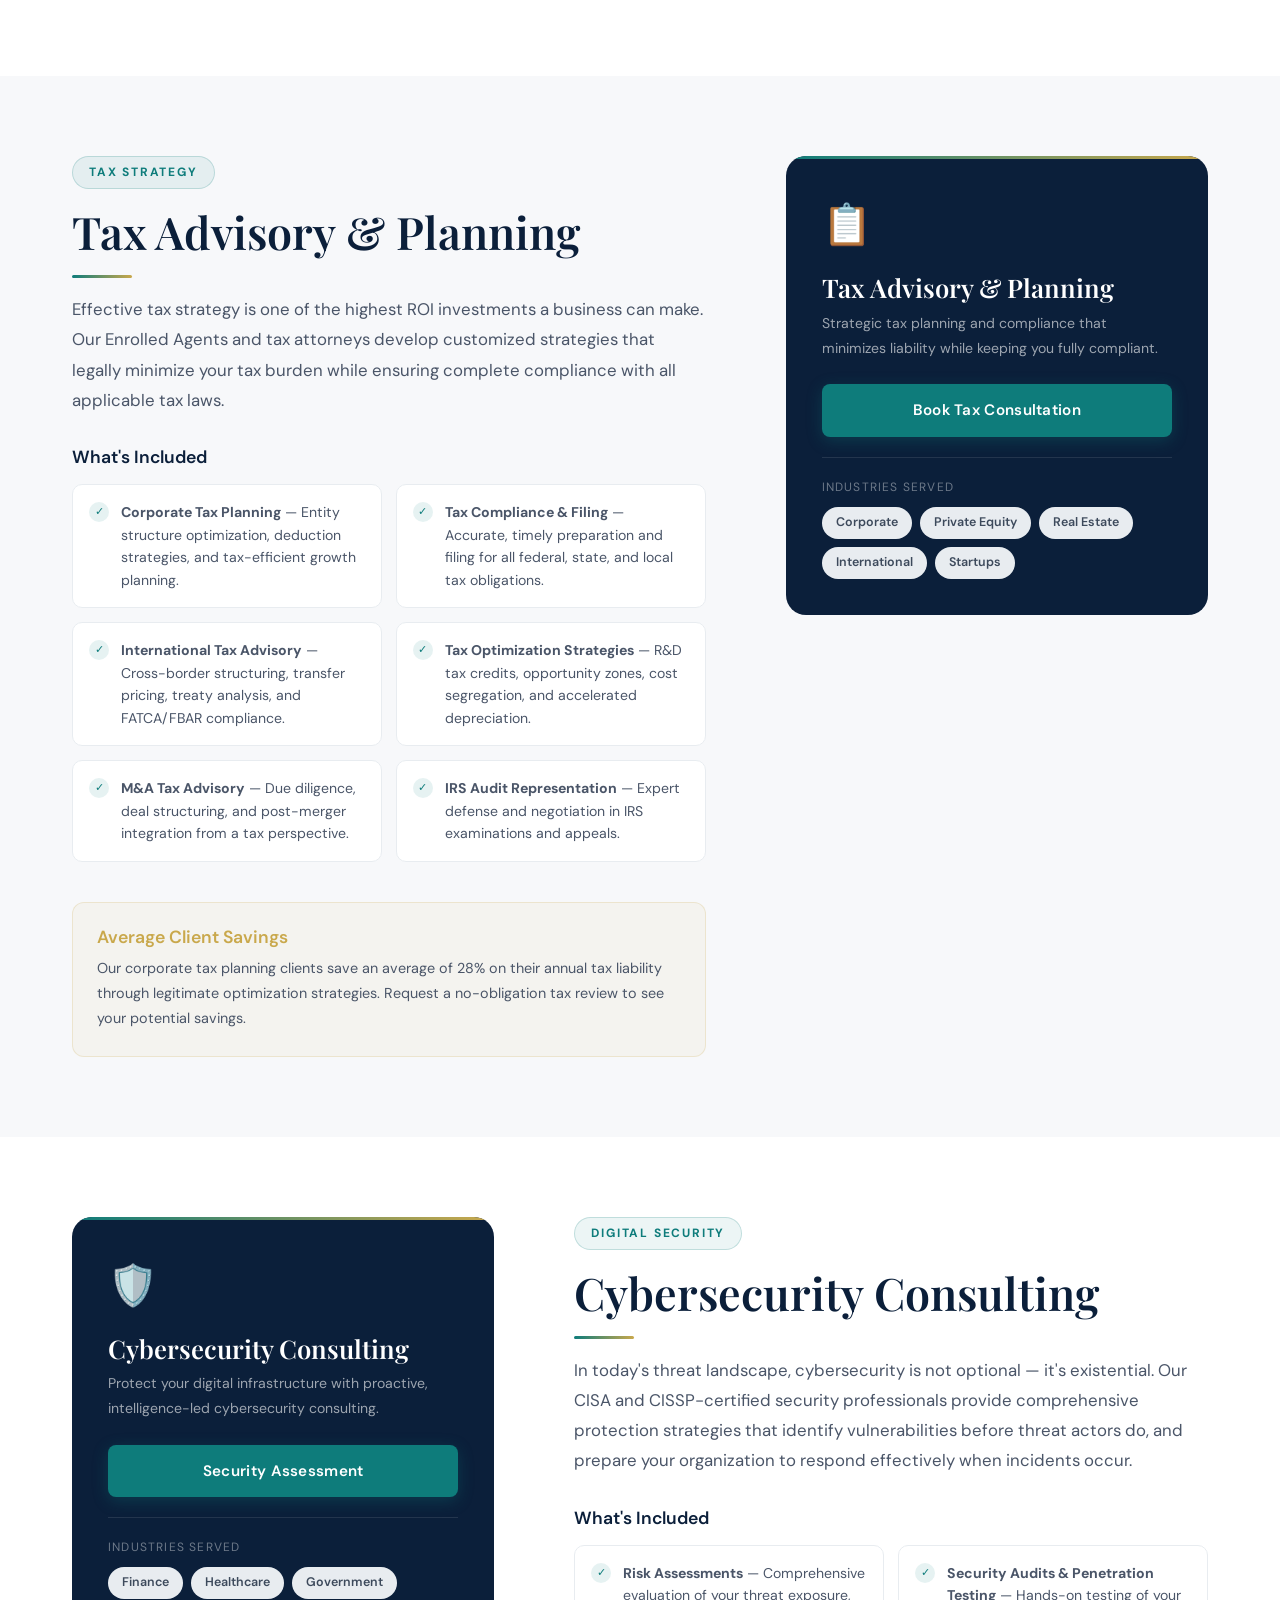
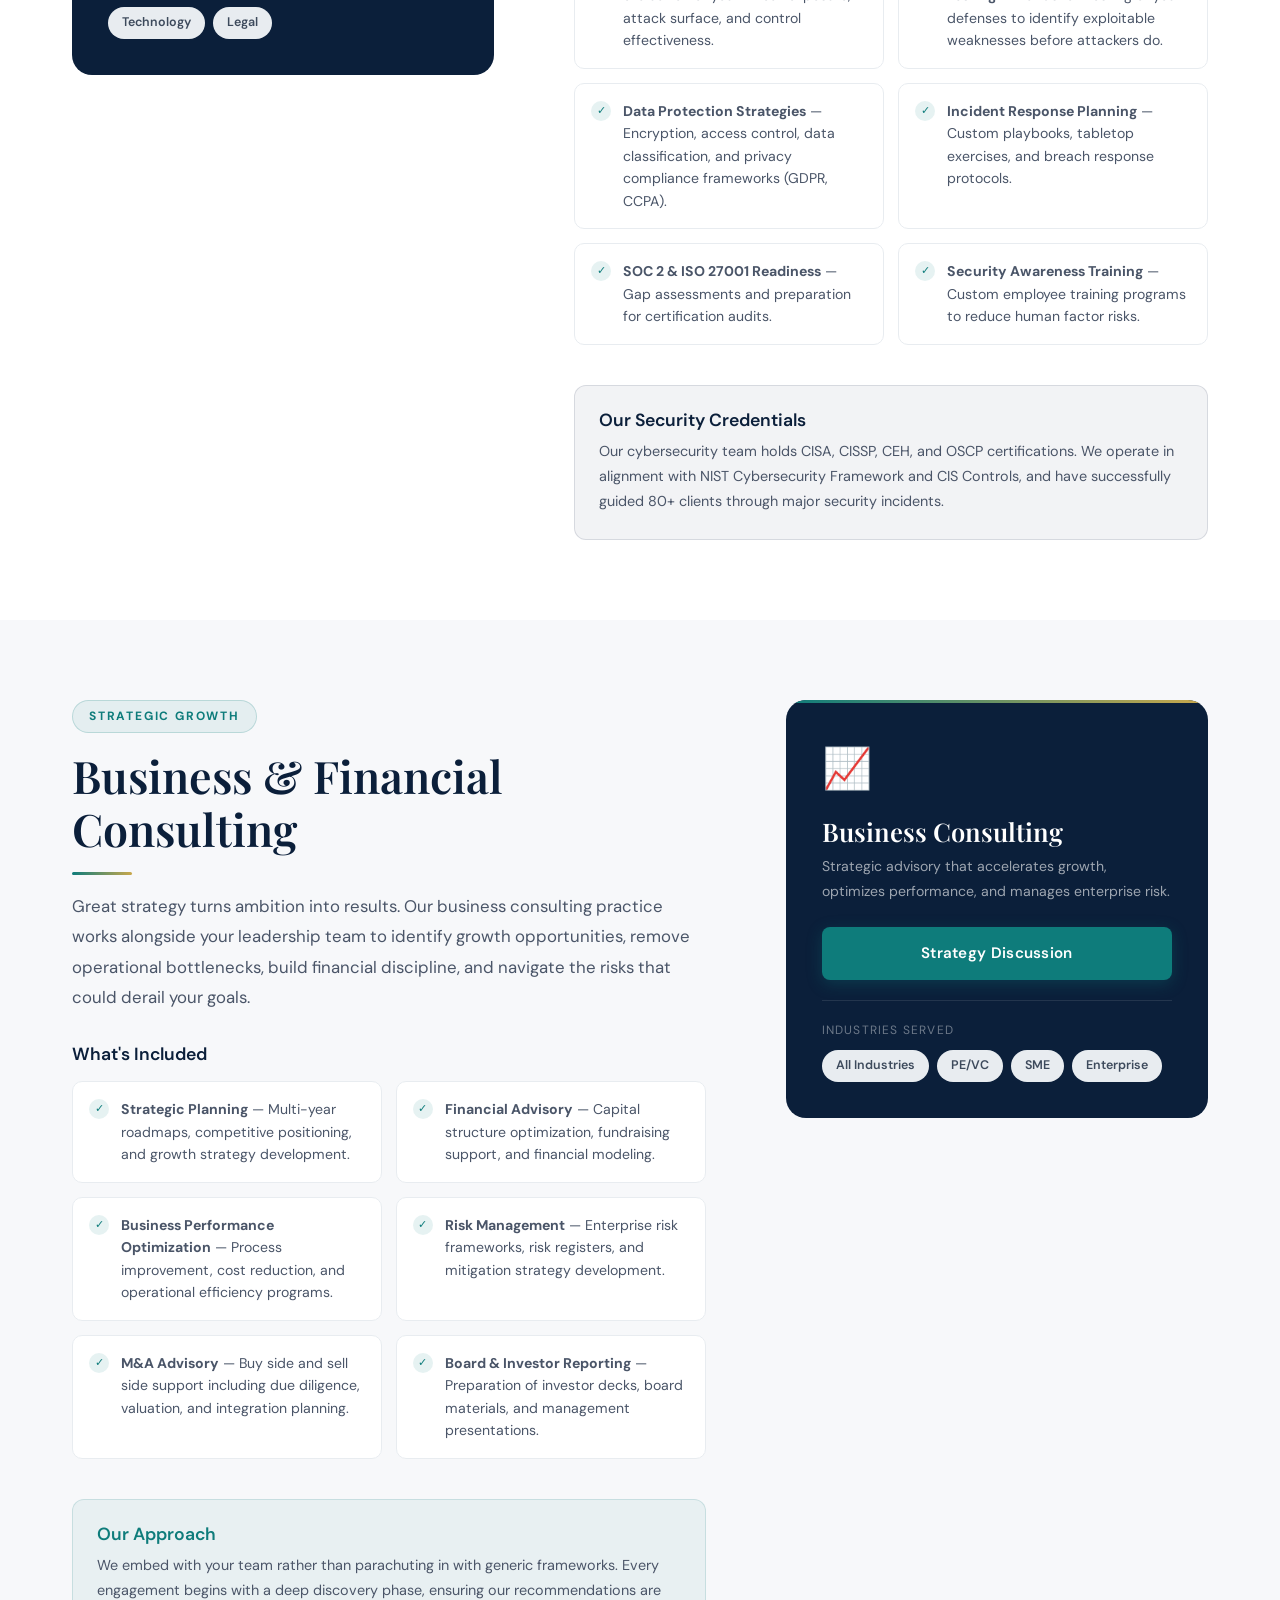
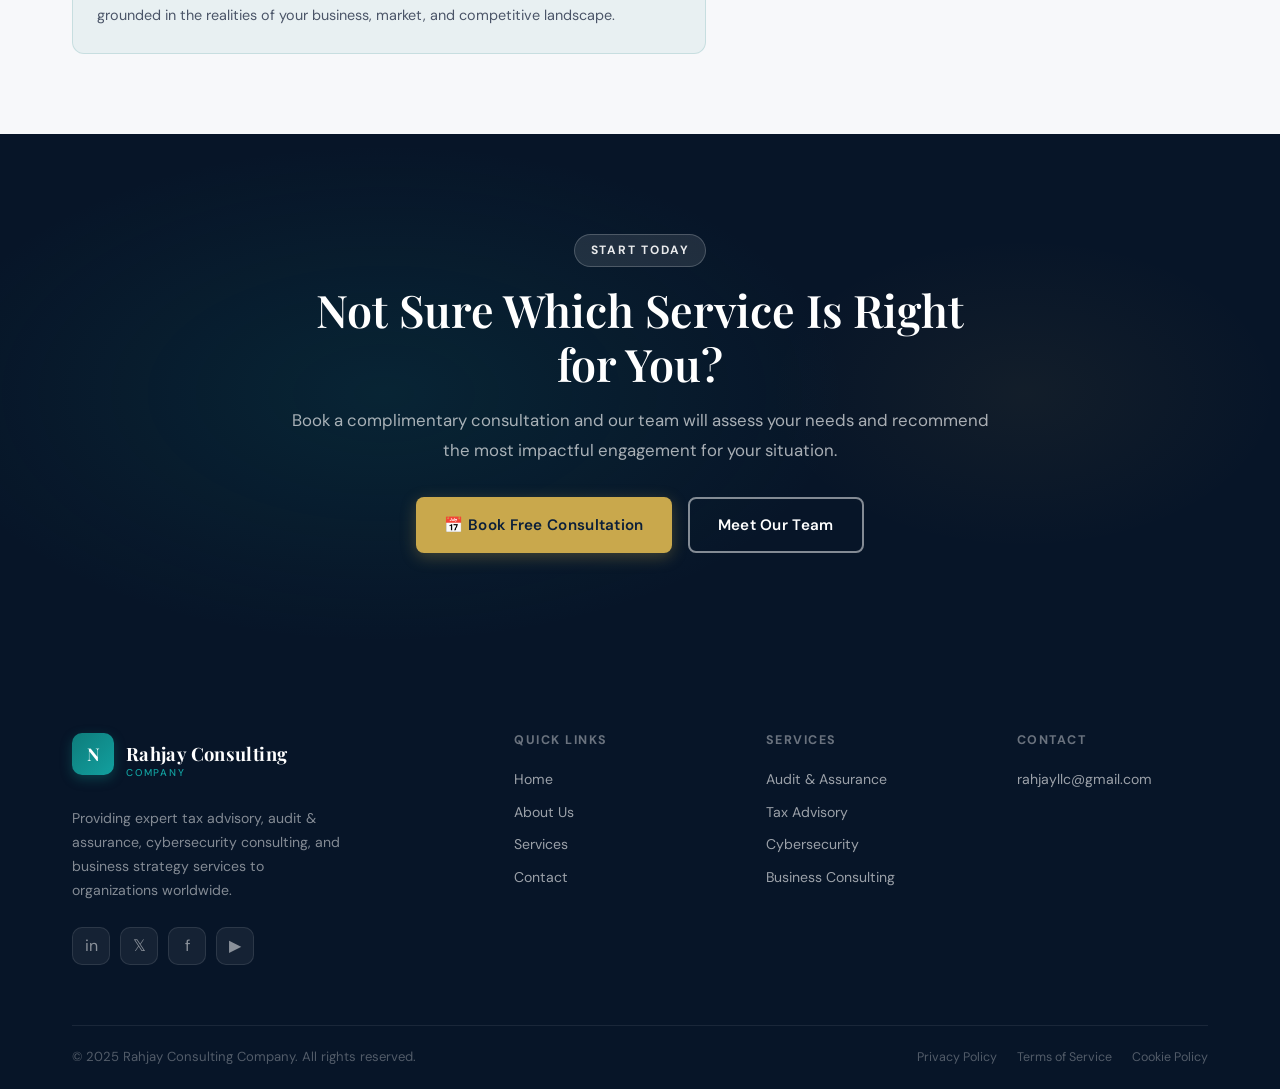
<file: consulting/about.html>
<!DOCTYPE html>
<html lang="en">
<head>
  <meta charset="UTF-8" />
  <meta name="viewport" content="width=device-width, initial-scale=1.0"/>
  <meta name ="author" content="Rahjay LLC"/>
  <meta name ="keyword" content="import to ghana,united state,export to ghana,import from united state, logistics, consultancy,audits,assurance,tax advisory/">
  <title>Services — Rayjay Consulting Company</title>
  <meta name="description" content="Explore Rayjay Consulting Company's full range of services: audit & assurance, tax advisory, cybersecurity consulting, and business consulting."/>
  <link rel="stylesheet" href="../css/consulting.css"/>
  <link rel="icon" type="image/png" sizes="32x32" href="../favicon-32x32.png">
  <link rel="icon" type="image/png" sizes="16x16" href="../favicon-16x16.png">
  <link rel="apple-touch-icon" href="../apple-touch-icon.png">
  <link rel="preconnect" href="https://fonts.googleapis.com"/>
  <link rel="preconnect" href="https://fonts.gstatic.com" crossorigin/>
</head>
<body>

<!-- ============ NAVBAR ============ -->
<nav class="navbar scrolled" id="navbar">
  <div class="nav-inner">
    <a href="index.html" class="nav-logo">
      <div class="logo-mark">R</div>
      <div class="logo-text">
        <span class="logo-name">Rahjay Consulting</span>
        <span class="logo-sub">Company</span>
      </div>
    </a>
    <ul class="nav-links">
      <li><a href="index.html">Home</a></li>
      <li><a href="about.html">About</a></li>
      <li><a href="services.html" class="active">Services</a></li>
      <li><a href="contact.html">Contact</a></li>
    </ul>
    <div class="nav-cta">
      <a href="contact.html" class="btn-nav">Book Consultation</a>
      <button class="hamburger" id="hamburger" aria-label="Menu">
        <span></span><span></span><span></span>
      </button>
    </div>
  </div>
</nav>

<div class="mobile-menu" id="mobileMenu">
  <a href="index.html">Home</a>
  <a href="about.html">About</a>
  <a href="services.html">Services</a>
  <a href="contact.html">Contact</a>
  <div style="margin-top:2rem;"><a href="contact.html" class="btn btn-primary">Book a Consultation</a></div>
</div>

<!-- ============ SERVICES HERO ============ -->
<section class="services-hero">
  <div class="container">
    <div class="page-hero-text">
      <span class="section-tag white">Our Expertise</span>
      <h1 style="color:white; margin-bottom:1rem;">Expert Services Across Every <span style="color:var(--teal-light)">Critical Domain</span></h1>
      <p>From financial integrity to digital security, Rahjay Consulting delivers comprehensive consulting solutions designed to protect, optimize, and grow your business.</p>
    </div>
  </div>
</section>

<!-- Services Navigation -->
<div style="background:var(--off-white); border-bottom:1px solid var(--grey-light); position:sticky; top:72px; z-index:100;">
  <div class="container">
    <div style="display:flex; gap:4px; overflow-x:auto; padding:12px 0; scrollbar-width:none;">
      <!-- <a href="#accounting" style="white-space:nowrap; padding:8px 18px; border-radius:100px; font-size:0.85rem; font-weight:600; color:var(--text-secondary); transition:all 0.2s; background:transparent; border:1.5px solid var(--grey-light);" onmouseover="this.style.background='var(--teal)';this.style.color='white';this.style.borderColor='var(--teal)';" onmouseout="this.style.background='transparent';this.style.color='var(--text-secondary)';this.style.borderColor='var(--grey-light)';">📒 Accounting</a> -->
      <a href="#audit" style="white-space:nowrap; padding:8px 18px; border-radius:100px; font-size:0.85rem; font-weight:600; color:var(--text-secondary); transition:all 0.2s; background:transparent; border:1.5px solid var(--grey-light);" onmouseover="this.style.background='var(--teal)';this.style.color='white';this.style.borderColor='var(--teal)';" onmouseout="this.style.background='transparent';this.style.color='var(--text-secondary)';this.style.borderColor='var(--grey-light)';">🔍 Audit &amp; Assurance</a>
      <a href="#tax" style="white-space:nowrap; padding:8px 18px; border-radius:100px; font-size:0.85rem; font-weight:600; color:var(--text-secondary); transition:all 0.2s; background:transparent; border:1.5px solid var(--grey-light);" onmouseover="this.style.background='var(--teal)';this.style.color='white';this.style.borderColor='var(--teal)';" onmouseout="this.style.background='transparent';this.style.color='var(--text-secondary)';this.style.borderColor='var(--grey-light)';">📋 Tax Advisory</a>
      <a href="#cybersecurity" style="white-space:nowrap; padding:8px 18px; border-radius:100px; font-size:0.85rem; font-weight:600; color:var(--text-secondary); transition:all 0.2s; background:transparent; border:1.5px solid var(--grey-light);" onmouseover="this.style.background='var(--teal)';this.style.color='white';this.style.borderColor='var(--teal)';" onmouseout="this.style.background='transparent';this.style.color='var(--text-secondary)';this.style.borderColor='var(--grey-light)';">🛡️ Cybersecurity</a>
      <a href="#business" style="white-space:nowrap; padding:8px 18px; border-radius:100px; font-size:0.85rem; font-weight:600; color:var(--text-secondary); transition:all 0.2s; background:transparent; border:1.5px solid var(--grey-light);" onmouseover="this.style.background='var(--teal)';this.style.color='white';this.style.borderColor='var(--teal)';" onmouseout="this.style.background='transparent';this.style.color='var(--text-secondary)';this.style.borderColor='var(--grey-light)';">📈 Business Consulting</a>
    </div>
  </div>
</div>

<!-- ============ ACCOUNTING ============ -->
<!-- <section class="service-detail" id="accounting">
  <div class="container">
    <div class="service-detail-inner">
      <div class="service-sidebar">
        <div class="service-sidebar-card">
          <div class="service-sidebar-icon">📒</div>
          <h3>Accounting Services</h3>
          <p>Accurate, compliant, and insightful financial management for businesses of every size.</p>
          <a href="contact.html" class="btn btn-primary service-sidebar-cta">Get Started Today</a>
          <div style="margin-top:20px; padding-top:20px; border-top:1px solid rgba(255,255,255,0.1);">
            <div style="font-size:0.75rem; color:rgba(255,255,255,0.4); text-transform:uppercase; letter-spacing:0.1em; margin-bottom:10px;">Industries Served</div>
            <div class="industries-tags">
              <span class="ind-tag">Finance</span>
              <span class="ind-tag">Healthcare</span>
              <span class="ind-tag">Retail</span>
              <span class="ind-tag">Tech</span>
              <span class="ind-tag">Real Estate</span>
              <span class="ind-tag">Manufacturing</span>
            </div>
          </div>
        </div>
      </div>

      <div class="service-main fade-in-right">
        <span class="section-tag">Financial Foundation</span>
        <h2>Accounting Services</h2>
        <div class="divider divider-left"></div>
        <p class="lead">Reliable financial records are the backbone of every well-run business. Our certified accountants deliver meticulous bookkeeping, reporting, and analysis that gives you a clear picture of your financial health at all times.</p>

        <h4 style="margin-bottom:1rem;">What's Included</h4>
        <div class="service-features-list">
          <div class="sf-item">
            <div class="sf-check">✓</div>
            <div><strong>Financial Statement Preparation</strong> — GAAP-compliant income statements, balance sheets, and cash flow reports.</div>
          </div>
          <div class="sf-item">
            <div class="sf-check">✓</div>
            <div><strong>Bookkeeping &amp; Reconciliation</strong> — Daily, monthly, and annual reconciliation with bank-grade accuracy.</div>
          </div>
          <div class="sf-item">
            <div class="sf-check">✓</div>
            <div><strong>Financial Analysis</strong> — In-depth ratio analysis, trend identification, and performance benchmarking.</div>
          </div>
          <div class="sf-item">
            <div class="sf-check">✓</div>
            <div><strong>Management Reporting</strong> — Custom dashboards and KPI reports designed for executive decision-making.</div>
          </div>
          <div class="sf-item">
            <div class="sf-check">✓</div>
            <div><strong>Payroll Services</strong> — Accurate payroll processing, tax withholding, and employee reporting.</div>
          </div>
          <div class="sf-item">
            <div class="sf-check">✓</div>
            <div><strong>Accounts Payable/Receivable</strong> — Efficient AP/AR management to optimize your cash flow cycle.</div>
          </div>
        </div>

        <div style="background:rgba(14,124,123,0.06); border:1.5px solid rgba(14,124,123,0.15); border-radius:var(--radius); padding:24px; margin-top:1rem;">
          <h4 style="color:var(--teal); margin-bottom:8px;">Key Benefits</h4>
          <p style="font-size:0.9rem;">Businesses that outsource accounting to Rayjay Consulting typically save 40% in operational costs, reduce errors by 95%, and gain 10+ hours per week in executive time returned to strategic priorities.</p>
        </div>
      </div>
    </div>
  </div>
</section> -->

<!-- ============ AUDIT ============ -->
<section class="service-detail" id="audit">
  <div class="container">
    <div class="service-detail-inner">
      <div class="service-sidebar">
        <div class="service-sidebar-card">
          <div class="service-sidebar-icon">🔍</div>
          <h3>Audit &amp; Assurance</h3>
          <p>Independent, rigorous audits that build stakeholder trust and ensure full regulatory compliance.</p>
          <a href="contact.html" class="btn btn-primary service-sidebar-cta">Request an Audit</a>
          <div style="margin-top:20px; padding-top:20px; border-top:1px solid rgba(255,255,255,0.1);">
            <div style="font-size:0.75rem; color:rgba(255,255,255,0.4); text-transform:uppercase; letter-spacing:0.1em; margin-bottom:10px;">Industries Served</div>
            <div class="industries-tags">
              <span class="ind-tag">Banking</span>
              <span class="ind-tag">Insurance</span>
              <span class="ind-tag">Non-Profit</span>
              <span class="ind-tag">Government</span>
              <span class="ind-tag">Healthcare</span>
            </div>
          </div>
        </div>
      </div>

      <div class="service-main fade-in-left">
        <span class="section-tag">Assurance &amp; Compliance</span>
        <h2>Audit &amp; Assurance</h2>
        <div class="divider divider-left"></div>
        <p class="lead">Credible financial statements and robust compliance frameworks are essential for investor confidence and regulatory standing. Our PCAOB-aligned audit practice delivers truly independent assurance with minimal disruption to your operations.</p>

        <h4 style="margin-bottom:1rem;">What's Included</h4>
        <div class="service-features-list">
          <div class="sf-item">
            <div class="sf-check">✓</div>
            <div><strong>Internal Audits</strong> — Systematic review of controls, processes, and compliance against internal policies.</div>
          </div>
          <div class="sf-item">
            <div class="sf-check">✓</div>
            <div><strong>External / Statutory Audits</strong> — Independent audits for regulatory requirements, investor reporting, and board assurance.</div>
          </div>
          <div class="sf-item">
            <div class="sf-check">✓</div>
            <div><strong>Compliance Audits</strong> — Verification of adherence to GAAP, IFRS, SOX, HIPAA, and sector-specific requirements.</div>
          </div>
          <div class="sf-item">
            <div class="sf-check">✓</div>
            <div><strong>Risk Assessment</strong> — Identification, evaluation, and prioritization of financial and operational risks.</div>
          </div>
          <div class="sf-item">
            <div class="sf-check">✓</div>
            <div><strong>Corporate Governance Reviews</strong> — Assessment of board oversight, controls, and accountability frameworks.</div>
          </div>
          <div class="sf-item">
            <div class="sf-check">✓</div>
            <div><strong>Forensic Accounting</strong> — Investigation of financial fraud, irregularities, and disputed transactions.</div>
          </div>
        </div>

        <div style="background:rgba(11,31,58,0.05); border:1.5px solid rgba(11,31,58,0.1); border-radius:var(--radius); padding:24px; margin-top:1rem;">
          <h4 style="color:var(--navy); margin-bottom:8px;">Our Audit Standards</h4>
          <p style="font-size:0.9rem;">All audits are conducted in accordance with GAAS (Generally Accepted Auditing Standards) and PCAOB standards where applicable. Our partners hold active CPA and CIA certifications with peer-reviewed audit quality ratings.</p>
        </div>
      </div>
    </div>
  </div>
</section>

<!-- ============ TAX ============ -->
<section class="service-detail" id="tax">
  <div class="container">
    <div class="service-detail-inner">
      <div class="service-sidebar">
        <div class="service-sidebar-card">
          <div class="service-sidebar-icon">📋</div>
          <h3>Tax Advisory &amp; Planning</h3>
          <p>Strategic tax planning and compliance that minimizes liability while keeping you fully compliant.</p>
          <a href="contact.html" class="btn btn-primary service-sidebar-cta">Book Tax Consultation</a>
          <div style="margin-top:20px; padding-top:20px; border-top:1px solid rgba(255,255,255,0.1);">
            <div style="font-size:0.75rem; color:rgba(255,255,255,0.4); text-transform:uppercase; letter-spacing:0.1em; margin-bottom:10px;">Industries Served</div>
            <div class="industries-tags">
              <span class="ind-tag">Corporate</span>
              <span class="ind-tag">Private Equity</span>
              <span class="ind-tag">Real Estate</span>
              <span class="ind-tag">International</span>
              <span class="ind-tag">Startups</span>
            </div>
          </div>
        </div>
      </div>

      <div class="service-main fade-in-right">
        <span class="section-tag">Tax Strategy</span>
        <h2>Tax Advisory &amp; Planning</h2>
        <div class="divider divider-left"></div>
        <p class="lead">Effective tax strategy is one of the highest ROI investments a business can make. Our Enrolled Agents and tax attorneys develop customized strategies that legally minimize your tax burden while ensuring complete compliance with all applicable tax laws.</p>

        <h4 style="margin-bottom:1rem;">What's Included</h4>
        <div class="service-features-list">
          <div class="sf-item">
            <div class="sf-check">✓</div>
            <div><strong>Corporate Tax Planning</strong> — Entity structure optimization, deduction strategies, and tax-efficient growth planning.</div>
          </div>
          <div class="sf-item">
            <div class="sf-check">✓</div>
            <div><strong>Tax Compliance &amp; Filing</strong> — Accurate, timely preparation and filing for all federal, state, and local tax obligations.</div>
          </div>
          <div class="sf-item">
            <div class="sf-check">✓</div>
            <div><strong>International Tax Advisory</strong> — Cross-border structuring, transfer pricing, treaty analysis, and FATCA/FBAR compliance.</div>
          </div>
          <div class="sf-item">
            <div class="sf-check">✓</div>
            <div><strong>Tax Optimization Strategies</strong> — R&amp;D tax credits, opportunity zones, cost segregation, and accelerated depreciation.</div>
          </div>
          <div class="sf-item">
            <div class="sf-check">✓</div>
            <div><strong>M&amp;A Tax Advisory</strong> — Due diligence, deal structuring, and post-merger integration from a tax perspective.</div>
          </div>
          <div class="sf-item">
            <div class="sf-check">✓</div>
            <div><strong>IRS Audit Representation</strong> — Expert defense and negotiation in IRS examinations and appeals.</div>
          </div>
        </div>

        <div style="background:rgba(201,168,76,0.06); border:1.5px solid rgba(201,168,76,0.2); border-radius:var(--radius); padding:24px; margin-top:1rem;">
          <h4 style="color:var(--gold); margin-bottom:8px;">Average Client Savings</h4>
          <p style="font-size:0.9rem;">Our corporate tax planning clients save an average of 28% on their annual tax liability through legitimate optimization strategies. Request a no-obligation tax review to see your potential savings.</p>
        </div>
      </div>
    </div>
  </div>
</section>

<!-- ============ CYBERSECURITY ============ -->
<section class="service-detail" id="cybersecurity">
  <div class="container">
    <div class="service-detail-inner">
      <div class="service-sidebar">
        <div class="service-sidebar-card">
          <div class="service-sidebar-icon">🛡️</div>
          <h3>Cybersecurity Consulting</h3>
          <p>Protect your digital infrastructure with proactive, intelligence-led cybersecurity consulting.</p>
          <a href="contact.html" class="btn btn-primary service-sidebar-cta">Security Assessment</a>
          <div style="margin-top:20px; padding-top:20px; border-top:1px solid rgba(255,255,255,0.1);">
            <div style="font-size:0.75rem; color:rgba(255,255,255,0.4); text-transform:uppercase; letter-spacing:0.1em; margin-bottom:10px;">Industries Served</div>
            <div class="industries-tags">
              <span class="ind-tag">Finance</span>
              <span class="ind-tag">Healthcare</span>
              <span class="ind-tag">Government</span>
              <span class="ind-tag">Technology</span>
              <span class="ind-tag">Legal</span>
            </div>
          </div>
        </div>
      </div>

      <div class="service-main fade-in-left">
        <span class="section-tag">Digital Security</span>
        <h2>Cybersecurity Consulting</h2>
        <div class="divider divider-left"></div>
        <p class="lead">In today's threat landscape, cybersecurity is not optional — it's existential. Our CISA and CISSP-certified security professionals provide comprehensive protection strategies that identify vulnerabilities before threat actors do, and prepare your organization to respond effectively when incidents occur.</p>

        <h4 style="margin-bottom:1rem;">What's Included</h4>
        <div class="service-features-list">
          <div class="sf-item">
            <div class="sf-check">✓</div>
            <div><strong>Risk Assessments</strong> — Comprehensive evaluation of your threat exposure, attack surface, and control effectiveness.</div>
          </div>
          <div class="sf-item">
            <div class="sf-check">✓</div>
            <div><strong>Security Audits &amp; Penetration Testing</strong> — Hands-on testing of your defenses to identify exploitable weaknesses before attackers do.</div>
          </div>
          <div class="sf-item">
            <div class="sf-check">✓</div>
            <div><strong>Data Protection Strategies</strong> — Encryption, access control, data classification, and privacy compliance frameworks (GDPR, CCPA).</div>
          </div>
          <div class="sf-item">
            <div class="sf-check">✓</div>
            <div><strong>Incident Response Planning</strong> — Custom playbooks, tabletop exercises, and breach response protocols.</div>
          </div>
          <div class="sf-item">
            <div class="sf-check">✓</div>
            <div><strong>SOC 2 &amp; ISO 27001 Readiness</strong> — Gap assessments and preparation for certification audits.</div>
          </div>
          <div class="sf-item">
            <div class="sf-check">✓</div>
            <div><strong>Security Awareness Training</strong> — Custom employee training programs to reduce human factor risks.</div>
          </div>
        </div>

        <div style="background:rgba(14,31,58,0.05); border:1.5px solid rgba(11,31,58,0.12); border-radius:var(--radius); padding:24px; margin-top:1rem;">
          <h4 style="color:var(--navy); margin-bottom:8px;">Our Security Credentials</h4>
          <p style="font-size:0.9rem;">Our cybersecurity team holds CISA, CISSP, CEH, and OSCP certifications. We operate in alignment with NIST Cybersecurity Framework and CIS Controls, and have successfully guided 80+ clients through major security incidents.</p>
        </div>
      </div>
    </div>
  </div>
</section>

<!-- ============ BUSINESS CONSULTING ============ -->
<section class="service-detail" id="business">
  <div class="container">
    <div class="service-detail-inner">
      <div class="service-sidebar">
        <div class="service-sidebar-card">
          <div class="service-sidebar-icon">📈</div>
          <h3>Business Consulting</h3>
          <p>Strategic advisory that accelerates growth, optimizes performance, and manages enterprise risk.</p>
          <a href="contact.html" class="btn btn-primary service-sidebar-cta">Strategy Discussion</a>
          <div style="margin-top:20px; padding-top:20px; border-top:1px solid rgba(255,255,255,0.1);">
            <div style="font-size:0.75rem; color:rgba(255,255,255,0.4); text-transform:uppercase; letter-spacing:0.1em; margin-bottom:10px;">Industries Served</div>
            <div class="industries-tags">
              <span class="ind-tag">All Industries</span>
              <span class="ind-tag">PE/VC</span>
              <span class="ind-tag">SME</span>
              <span class="ind-tag">Enterprise</span>
            </div>
          </div>
        </div>
      </div>

      <div class="service-main fade-in-right">
        <span class="section-tag">Strategic Growth</span>
        <h2>Business &amp; Financial Consulting</h2>
        <div class="divider divider-left"></div>
        <p class="lead">Great strategy turns ambition into results. Our business consulting practice works alongside your leadership team to identify growth opportunities, remove operational bottlenecks, build financial discipline, and navigate the risks that could derail your goals.</p>

        <h4 style="margin-bottom:1rem;">What's Included</h4>
        <div class="service-features-list">
          <div class="sf-item">
            <div class="sf-check">✓</div>
            <div><strong>Strategic Planning</strong> — Multi-year roadmaps, competitive positioning, and growth strategy development.</div>
          </div>
          <div class="sf-item">
            <div class="sf-check">✓</div>
            <div><strong>Financial Advisory</strong> — Capital structure optimization, fundraising support, and financial modeling.</div>
          </div>
          <div class="sf-item">
            <div class="sf-check">✓</div>
            <div><strong>Business Performance Optimization</strong> — Process improvement, cost reduction, and operational efficiency programs.</div>
          </div>
          <div class="sf-item">
            <div class="sf-check">✓</div>
            <div><strong>Risk Management</strong> — Enterprise risk frameworks, risk registers, and mitigation strategy development.</div>
          </div>
          <div class="sf-item">
            <div class="sf-check">✓</div>
            <div><strong>M&amp;A Advisory</strong> — Buy side and sell side support including due diligence, valuation, and integration planning.</div>
          </div>
          <div class="sf-item">
            <div class="sf-check">✓</div>
            <div><strong>Board &amp; Investor Reporting</strong> — Preparation of investor decks, board materials, and management presentations.</div>
          </div>
        </div>

        <div style="background:rgba(14,124,123,0.06); border:1.5px solid rgba(14,124,123,0.15); border-radius:var(--radius); padding:24px; margin-top:1rem;">
          <h4 style="color:var(--teal); margin-bottom:8px;">Our Approach</h4>
          <p style="font-size:0.9rem;">We embed with your team rather than parachuting in with generic frameworks. Every engagement begins with a deep discovery phase, ensuring our recommendations are grounded in the realities of your business, market, and competitive landscape.</p>
        </div>
      </div>
    </div>
  </div>
</section>

<!-- ============ CTA ============ -->
<section class="cta-section section-pad">
  <div class="container">
    <div class="cta-inner fade-in">
      <span class="section-tag white">Start Today</span>
      <h2>Not Sure Which Service Is Right for You?</h2>
      <p>Book a complimentary consultation and our team will assess your needs and recommend the most impactful engagement for your situation.</p>
      <div class="cta-actions">
        <a href="contact.html" class="btn btn-gold">📅 Book Free Consultation</a>
        <a href="about.html" class="btn btn-secondary">Meet Our Team</a>
      </div>
    </div>
  </div>
</section>

<!-- ============ FOOTER ============ -->
<footer class="footer">
  <div class="container">
    <div class="footer-grid">
      <div class="footer-brand">
        <div class="nav-logo" style="margin-bottom:1rem;">
          <div class="logo-mark">N</div>
          <div class="logo-text">
            <span class="logo-name">Rahjay Consulting</span>
            <span class="logo-sub">Company</span>
          </div>
        </div>
        <p>Providing expert tax advisory, audit & assurance, cybersecurity consulting, and business strategy services to organizations worldwide.</p>
        <div class="social-links">
          <a href="#" class="social-link" aria-label="LinkedIn">in</a>
          <a href="#" class="social-link" aria-label="Twitter">𝕏</a>
          <a href="#" class="social-link" aria-label="Facebook">f</a>
          <a href="#" class="social-link" aria-label="YouTube">▶</a>
        </div>
      </div>
      <div class="footer-col">
        <h5>Quick Links</h5>
        <div class="footer-links">
          <a href="index.html">Home</a>
          <a href="about.html">About Us</a>
          <a href="services.html">Services</a>
          <a href="contact.html">Contact</a>
        </div>
      </div>
      <div class="footer-col">
        <h5>Services</h5>
        <div class="footer-links">
          <!-- <a href="#accounting">Accounting</a> -->
          <a href="#audit">Audit &amp; Assurance</a>
          <a href="#tax">Tax Advisory</a>
          <a href="#cybersecurity">Cybersecurity</a>
          <a href="#business">Business Consulting</a>
        </div>
      </div>
      <div class="footer-col">
        <h5>Contact</h5>
        <div class="footer-links">
          <a href="mailto:info@rayjayconsulting.com">rahjayllc@gmail.com</a>
          <!-- <a href="tel:+12125550100">--------------</a> -->
          <!-- <a href="#">350 Fifth Avenue, Suite 4200<br>New York, NY 10118</a> -->
        </div>
      </div>
    </div>
    <div class="footer-bottom">
      <p>© 2025 Rahjay Consulting Company. All rights reserved.</p>
      <div class="footer-bottom-links">
        <a href="#">Privacy Policy</a>
        <a href="#">Terms of Service</a>
        <a href="#">Cookie Policy</a>
      </div>
    </div>
  </div>
</footer>

<script src="script.js"></script>
</body>
</html>
</file>
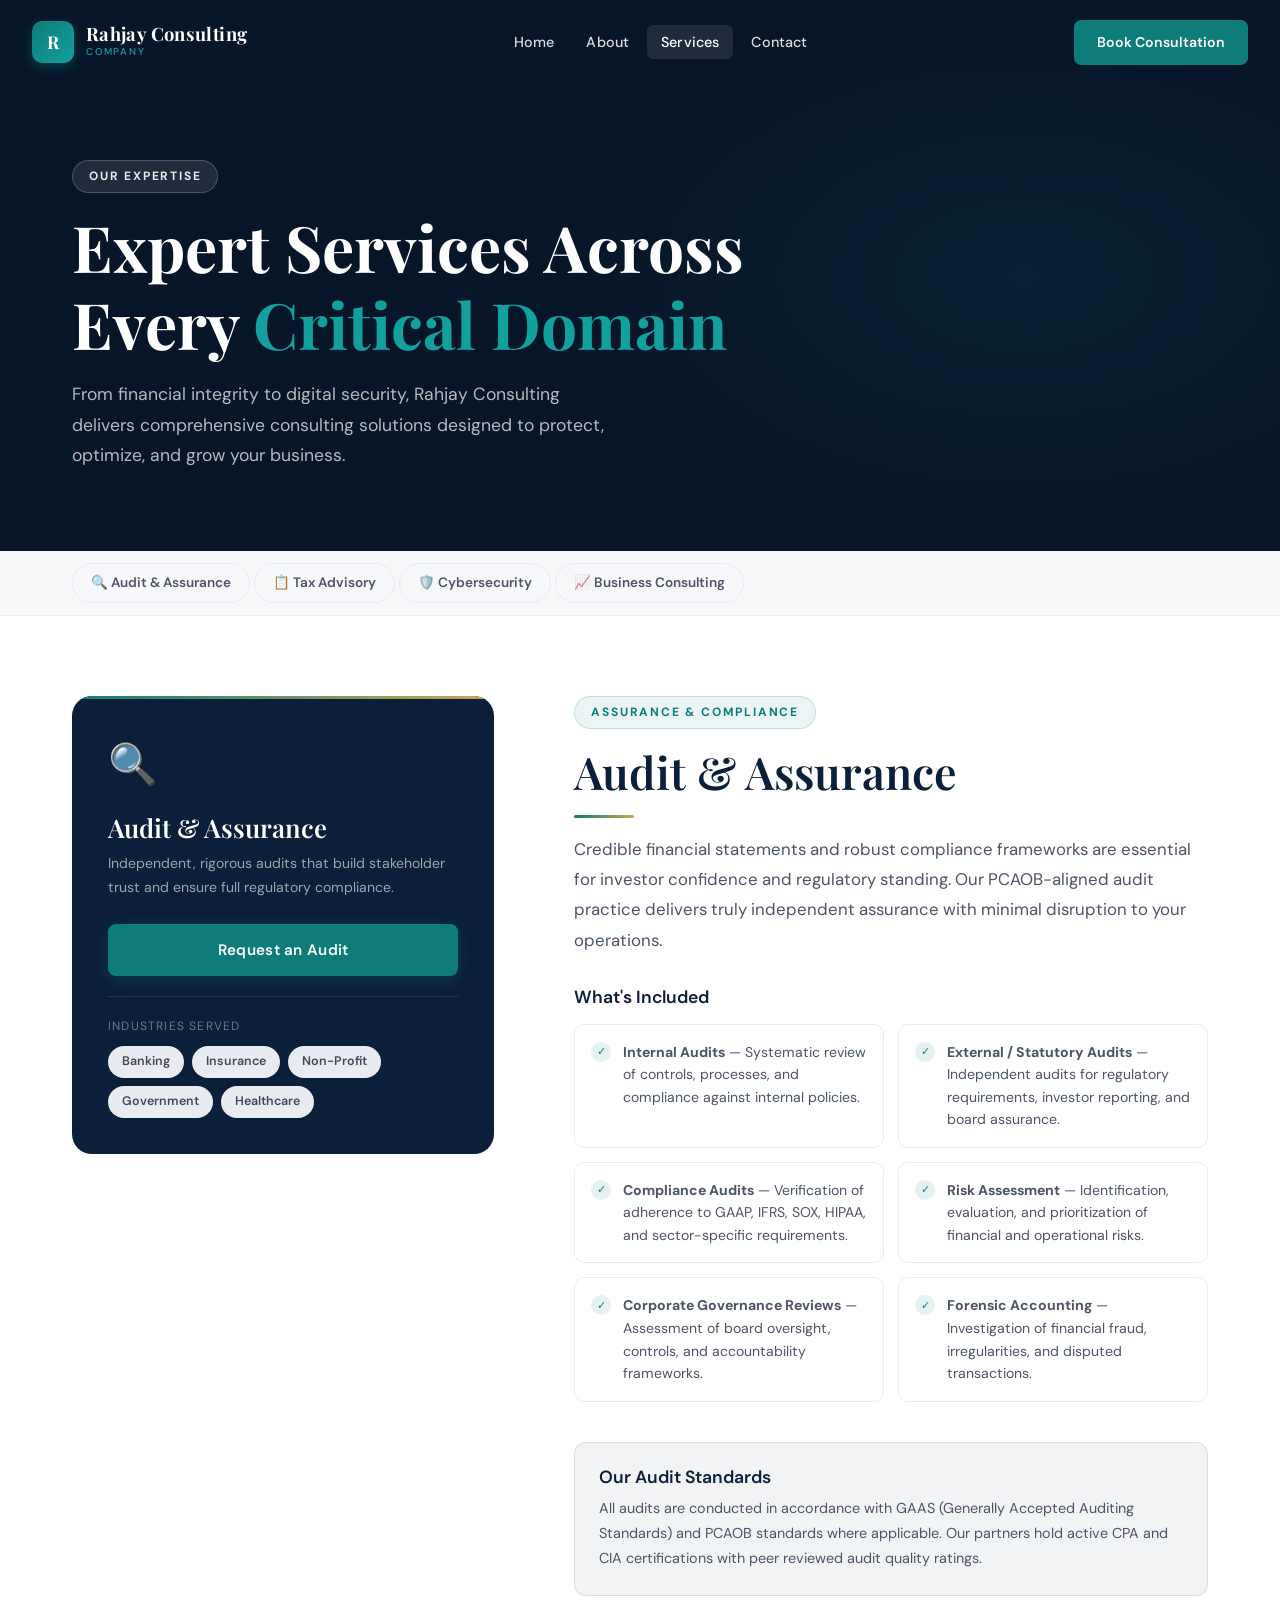
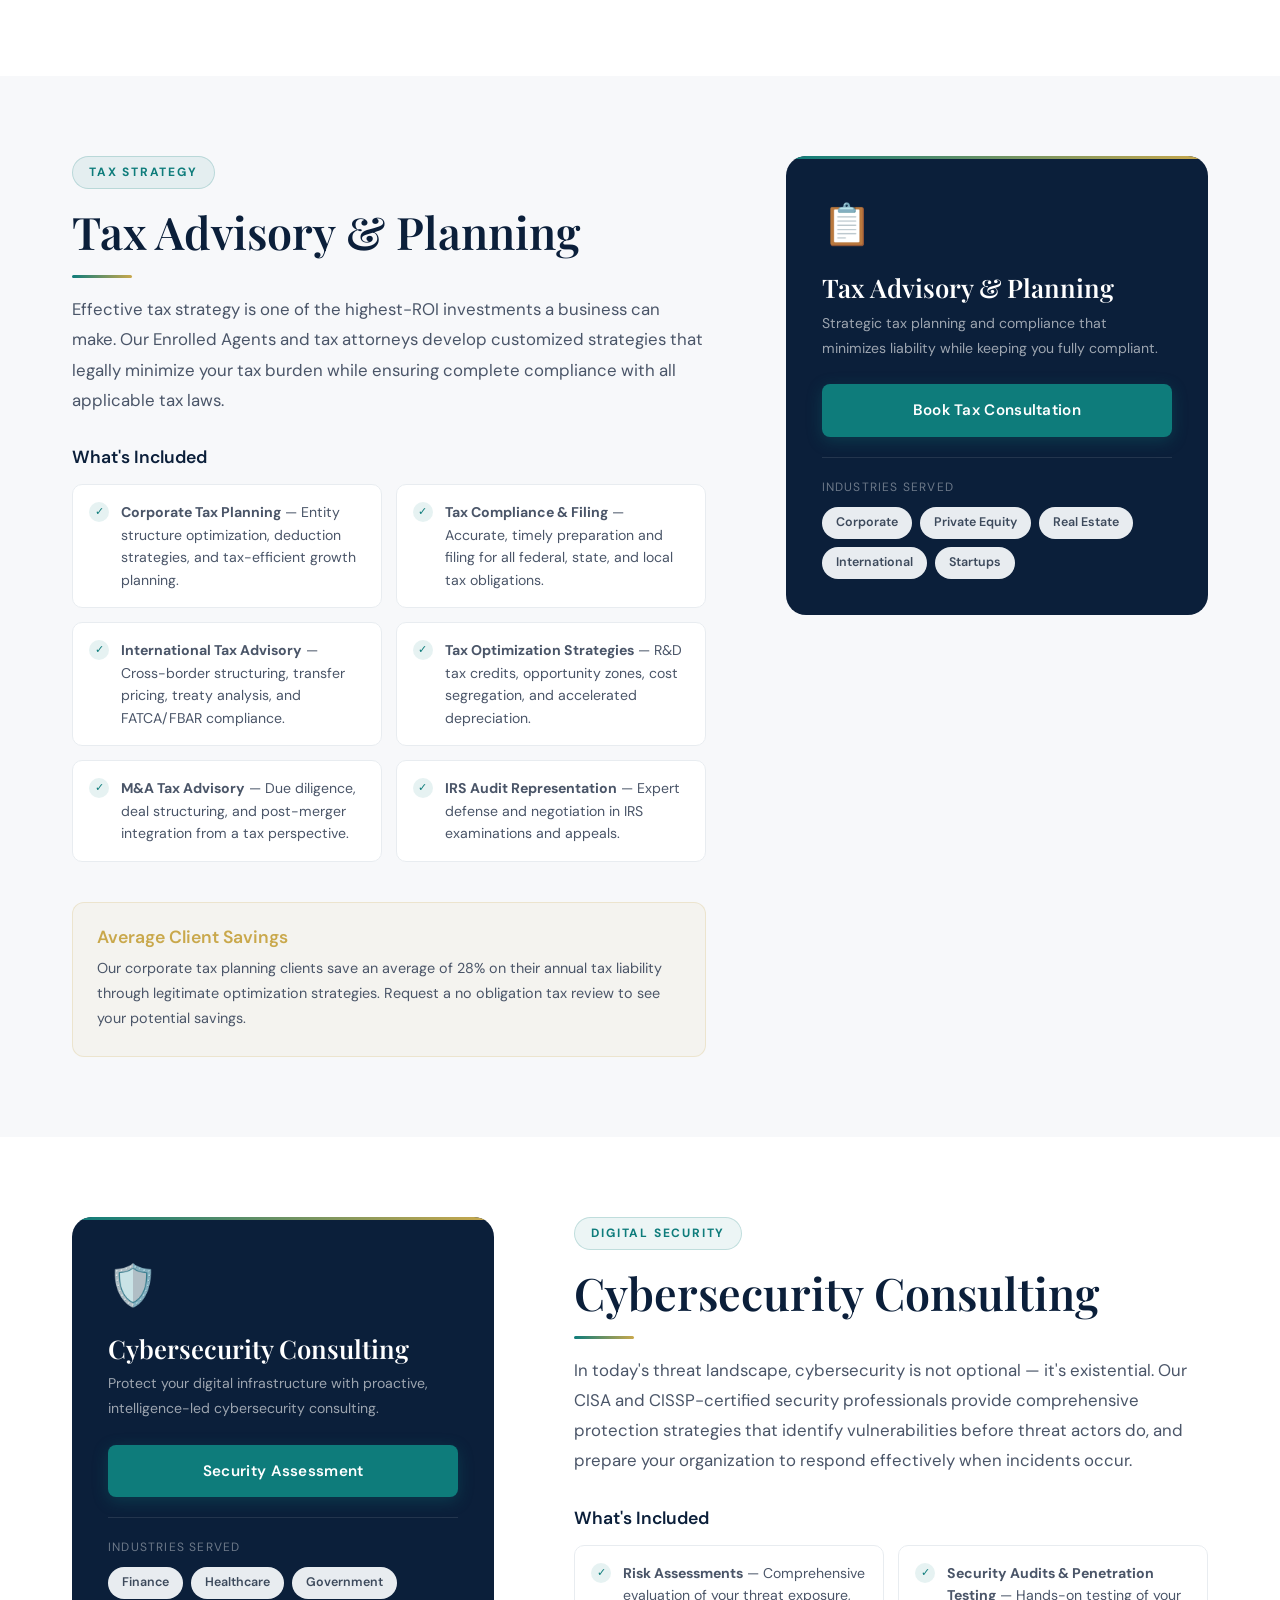
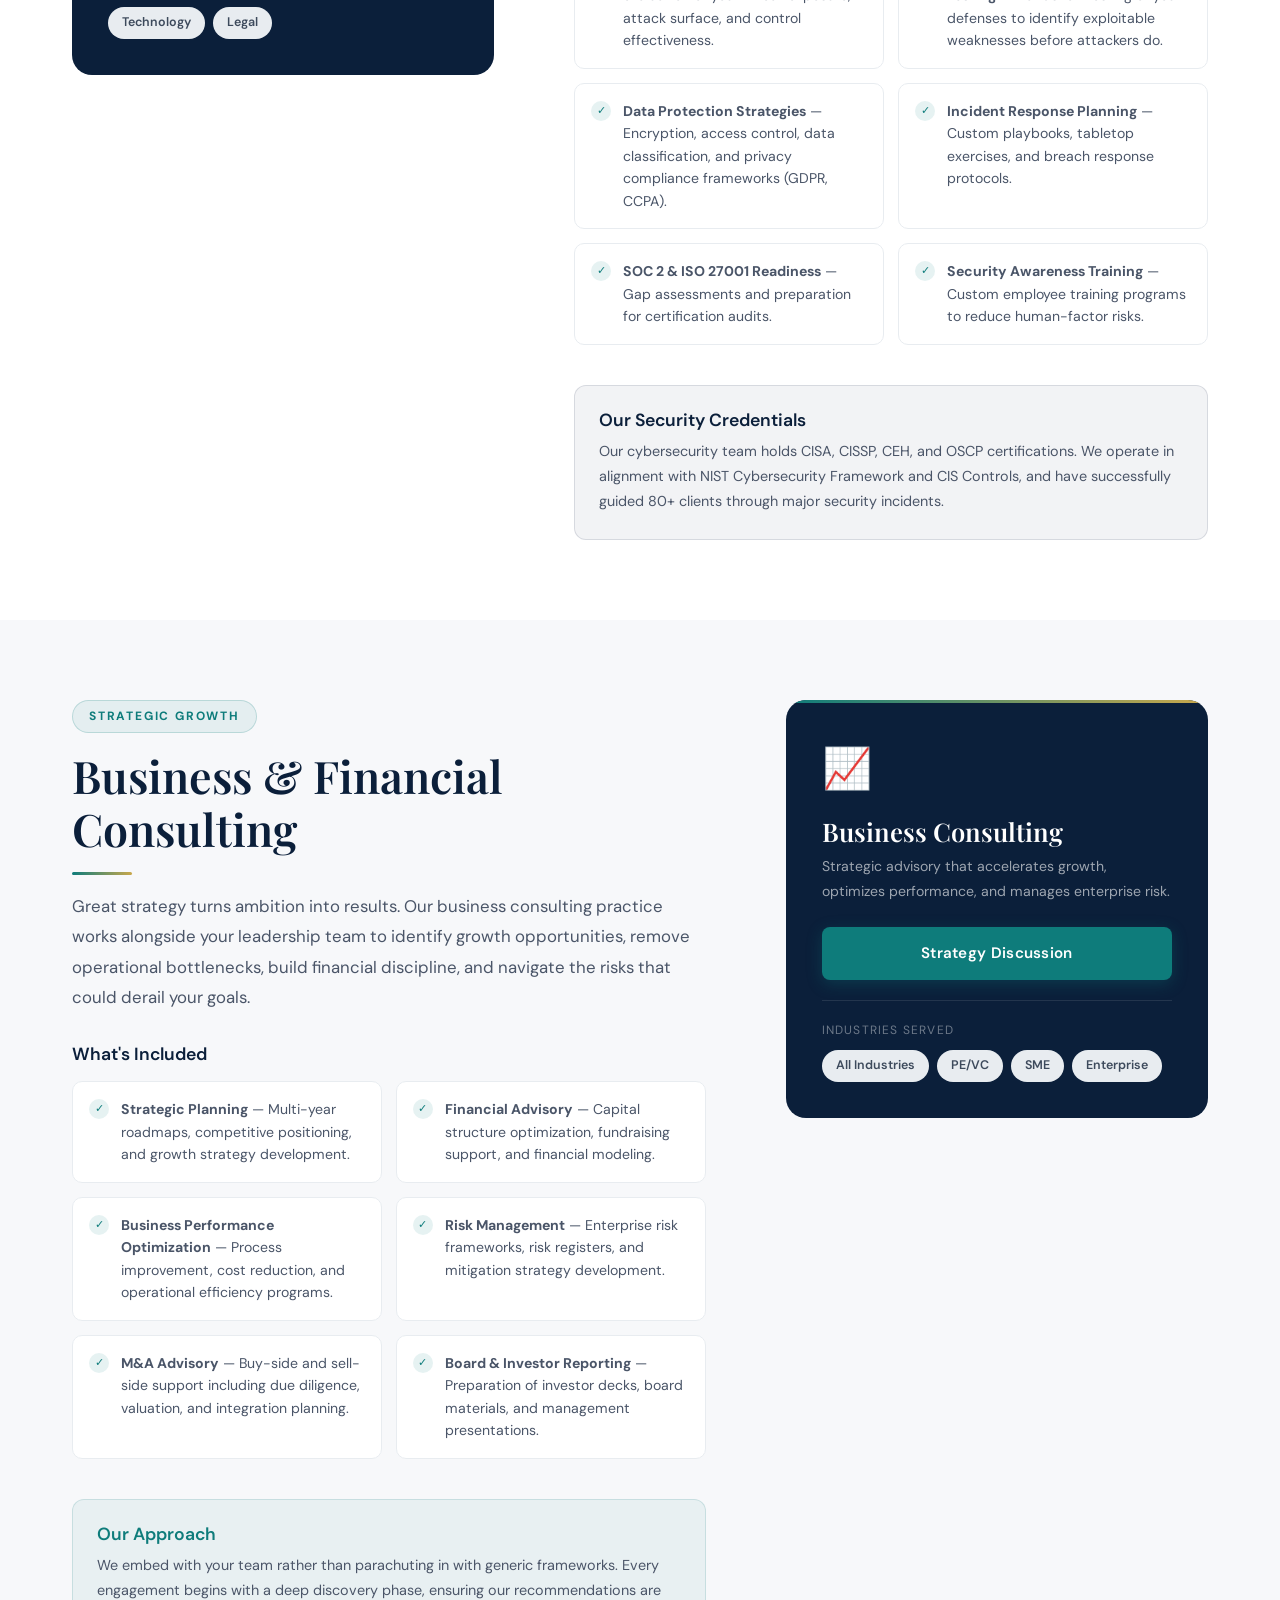
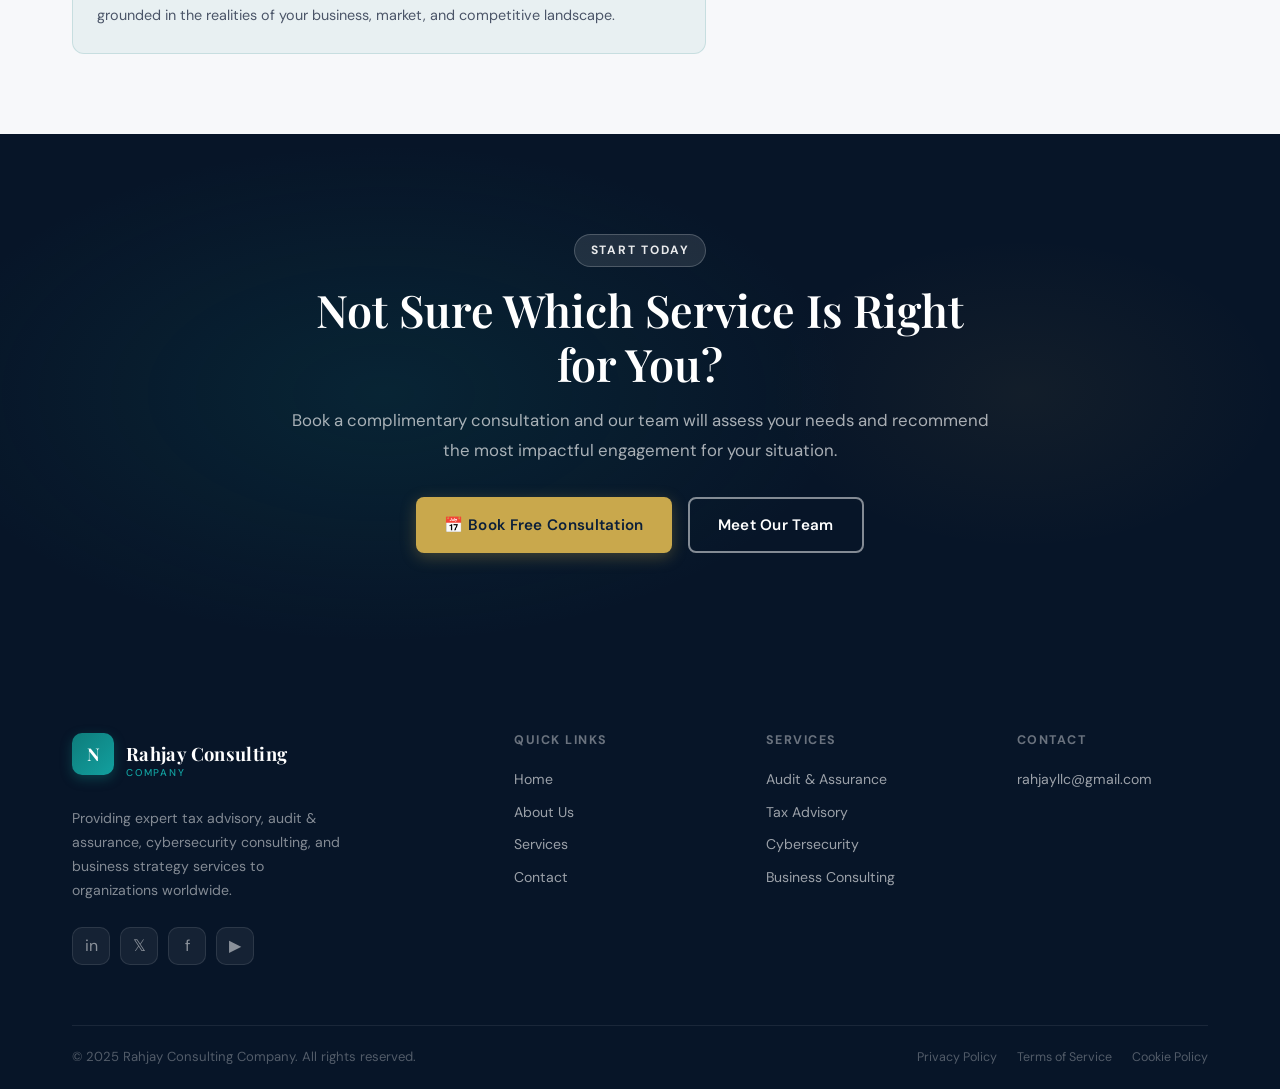
<file: consulting/services.html>
<!DOCTYPE html>
<html lang="en">
<head>
  <meta charset="UTF-8" />
  <meta name="viewport" content="width=device-width, initial-scale=1.0"/>
  <title>Services — Rahjay Consulting Company</title>
  <meta name ="author" content="Rahjay LLC"/>
  <meta name ="keyword" content="import to ghana,united state,export to ghana,import from united state, logistics, consultancy,audits,assurance,tax advisory"/>
  <meta name="description" content="Explore Rayjay Consulting Company's full range of services: audit & assurance, tax advisory, cybersecurity consulting, and business consulting."/>
  <link rel="stylesheet" href="../css/consulting.css"/>
  <link rel="icon" type="image/png" sizes="32x32" href="../favicon-32x32.png">
  <link rel="icon" type="image/png" sizes="16x16" href="../favicon-16x16.png">
  <link rel="apple-touch-icon" href="../apple-touch-icon.png">
  <link rel="preconnect" href="https://fonts.googleapis.com"/>
  <link rel="preconnect" href="https://fonts.gstatic.com" crossorigin/>
</head>
<body>

<!-- ============ NAVBAR ============ -->
<nav class="navbar scrolled" id="navbar">
  <div class="nav-inner">
    <a href="index.html" class="nav-logo">
      <div class="logo-mark">R</div>
      <div class="logo-text">
        <span class="logo-name">Rahjay Consulting</span>
        <span class="logo-sub">Company</span>
      </div>
    </a>
    <ul class="nav-links">
      <li><a href="index.html">Home</a></li>
      <li><a href="about.html">About</a></li>
      <li><a href="services.html" class="active">Services</a></li>
      <li><a href="contact.html">Contact</a></li>
    </ul>
    <div class="nav-cta">
      <a href="contact.html" class="btn-nav">Book Consultation</a>
      <button class="hamburger" id="hamburger" aria-label="Menu">
        <span></span><span></span><span></span>
      </button>
    </div>
  </div>
</nav>

<div class="mobile-menu" id="mobileMenu">
  <a href="index.html">Home</a>
  <a href="about.html">About</a>
  <a href="services.html">Services</a>
  <a href="contact.html">Contact</a>
  <div style="margin-top:2rem;"><a href="contact.html" class="btn btn-primary">Book a Consultation</a></div>
</div>

<!-- ============ SERVICES HERO ============ -->
<section class="services-hero">
  <div class="container">
    <div class="page-hero-text">
      <span class="section-tag white">Our Expertise</span>
      <h1 style="color:white; margin-bottom:1rem;">Expert Services Across Every <span style="color:var(--teal-light)">Critical Domain</span></h1>
      <p>From financial integrity to digital security, Rahjay Consulting delivers comprehensive consulting solutions designed to protect, optimize, and grow your business.</p>
    </div>
  </div>
</section>

<!-- Services Navigation -->
<div style="background:var(--off-white); border-bottom:1px solid var(--grey-light); position:sticky; top:72px; z-index:100;">
  <div class="container">
    <div style="display:flex; gap:4px; overflow-x:auto; padding:12px 0; scrollbar-width:none;">
      <!-- <a href="#accounting" style="white-space:nowrap; padding:8px 18px; border-radius:100px; font-size:0.85rem; font-weight:600; color:var(--text-secondary); transition:all 0.2s; background:transparent; border:1.5px solid var(--grey-light);" onmouseover="this.style.background='var(--teal)';this.style.color='white';this.style.borderColor='var(--teal)';" onmouseout="this.style.background='transparent';this.style.color='var(--text-secondary)';this.style.borderColor='var(--grey-light)';">📒 Accounting</a> -->
      <a href="#audit" style="white-space:nowrap; padding:8px 18px; border-radius:100px; font-size:0.85rem; font-weight:600; color:var(--text-secondary); transition:all 0.2s; background:transparent; border:1.5px solid var(--grey-light);" onmouseover="this.style.background='var(--teal)';this.style.color='white';this.style.borderColor='var(--teal)';" onmouseout="this.style.background='transparent';this.style.color='var(--text-secondary)';this.style.borderColor='var(--grey-light)';">🔍 Audit &amp; Assurance</a>
      <a href="#tax" style="white-space:nowrap; padding:8px 18px; border-radius:100px; font-size:0.85rem; font-weight:600; color:var(--text-secondary); transition:all 0.2s; background:transparent; border:1.5px solid var(--grey-light);" onmouseover="this.style.background='var(--teal)';this.style.color='white';this.style.borderColor='var(--teal)';" onmouseout="this.style.background='transparent';this.style.color='var(--text-secondary)';this.style.borderColor='var(--grey-light)';">📋 Tax Advisory</a>
      <a href="#cybersecurity" style="white-space:nowrap; padding:8px 18px; border-radius:100px; font-size:0.85rem; font-weight:600; color:var(--text-secondary); transition:all 0.2s; background:transparent; border:1.5px solid var(--grey-light);" onmouseover="this.style.background='var(--teal)';this.style.color='white';this.style.borderColor='var(--teal)';" onmouseout="this.style.background='transparent';this.style.color='var(--text-secondary)';this.style.borderColor='var(--grey-light)';">🛡️ Cybersecurity</a>
      <a href="#business" style="white-space:nowrap; padding:8px 18px; border-radius:100px; font-size:0.85rem; font-weight:600; color:var(--text-secondary); transition:all 0.2s; background:transparent; border:1.5px solid var(--grey-light);" onmouseover="this.style.background='var(--teal)';this.style.color='white';this.style.borderColor='var(--teal)';" onmouseout="this.style.background='transparent';this.style.color='var(--text-secondary)';this.style.borderColor='var(--grey-light)';">📈 Business Consulting</a>
    </div>
  </div>
</div>

<!-- ============ ACCOUNTING ============ -->
<!-- <section class="service-detail" id="accounting">
  <div class="container">
    <div class="service-detail-inner">
      <div class="service-sidebar">
        <div class="service-sidebar-card">
          <div class="service-sidebar-icon">📒</div>
          <h3>Accounting Services</h3>
          <p>Accurate, compliant, and insightful financial management for businesses of every size.</p>
          <a href="contact.html" class="btn btn-primary service-sidebar-cta">Get Started Today</a>
          <div style="margin-top:20px; padding-top:20px; border-top:1px solid rgba(255,255,255,0.1);">
            <div style="font-size:0.75rem; color:rgba(255,255,255,0.4); text-transform:uppercase; letter-spacing:0.1em; margin-bottom:10px;">Industries Served</div>
            <div class="industries-tags">
              <span class="ind-tag">Finance</span>
              <span class="ind-tag">Healthcare</span>
              <span class="ind-tag">Retail</span>
              <span class="ind-tag">Tech</span>
              <span class="ind-tag">Real Estate</span>
              <span class="ind-tag">Manufacturing</span>
            </div>
          </div>
        </div>
      </div>

      <div class="service-main fade-in-right">
        <span class="section-tag">Financial Foundation</span>
        <h2>Accounting Services</h2>
        <div class="divider divider-left"></div>
        <p class="lead">Reliable financial records are the backbone of every well-run business. Our certified accountants deliver meticulous bookkeeping, reporting, and analysis that gives you a clear picture of your financial health at all times.</p>

        <h4 style="margin-bottom:1rem;">What's Included</h4>
        <div class="service-features-list">
          <div class="sf-item">
            <div class="sf-check">✓</div>
            <div><strong>Financial Statement Preparation</strong> — GAAP-compliant income statements, balance sheets, and cash flow reports.</div>
          </div>
          <div class="sf-item">
            <div class="sf-check">✓</div>
            <div><strong>Bookkeeping &amp; Reconciliation</strong> — Daily, monthly, and annual reconciliation with bank-grade accuracy.</div>
          </div>
          <div class="sf-item">
            <div class="sf-check">✓</div>
            <div><strong>Financial Analysis</strong> — In-depth ratio analysis, trend identification, and performance benchmarking.</div>
          </div>
          <div class="sf-item">
            <div class="sf-check">✓</div>
            <div><strong>Management Reporting</strong> — Custom dashboards and KPI reports designed for executive decision-making.</div>
          </div>
          <div class="sf-item">
            <div class="sf-check">✓</div>
            <div><strong>Payroll Services</strong> — Accurate payroll processing, tax withholding, and employee reporting.</div>
          </div>
          <div class="sf-item">
            <div class="sf-check">✓</div>
            <div><strong>Accounts Payable/Receivable</strong> — Efficient AP/AR management to optimize your cash flow cycle.</div>
          </div>
        </div>

        <div style="background:rgba(14,124,123,0.06); border:1.5px solid rgba(14,124,123,0.15); border-radius:var(--radius); padding:24px; margin-top:1rem;">
          <h4 style="color:var(--teal); margin-bottom:8px;">Key Benefits</h4>
          <p style="font-size:0.9rem;">Businesses that outsource accounting to Rayjay Consulting typically save 40% in operational costs, reduce errors by 95%, and gain 10+ hours per week in executive time returned to strategic priorities.</p>
        </div>
      </div>
    </div>
  </div>
</section> -->

<!-- ============ AUDIT ============ -->
<section class="service-detail" id="audit">
  <div class="container">
    <div class="service-detail-inner">
      <div class="service-sidebar">
        <div class="service-sidebar-card">
          <div class="service-sidebar-icon">🔍</div>
          <h3>Audit &amp; Assurance</h3>
          <p>Independent, rigorous audits that build stakeholder trust and ensure full regulatory compliance.</p>
          <a href="contact.html" class="btn btn-primary service-sidebar-cta">Request an Audit</a>
          <div style="margin-top:20px; padding-top:20px; border-top:1px solid rgba(255,255,255,0.1);">
            <div style="font-size:0.75rem; color:rgba(255,255,255,0.4); text-transform:uppercase; letter-spacing:0.1em; margin-bottom:10px;">Industries Served</div>
            <div class="industries-tags">
              <span class="ind-tag">Banking</span>
              <span class="ind-tag">Insurance</span>
              <span class="ind-tag">Non-Profit</span>
              <span class="ind-tag">Government</span>
              <span class="ind-tag">Healthcare</span>
            </div>
          </div>
        </div>
      </div>

      <div class="service-main fade-in-left">
        <span class="section-tag">Assurance &amp; Compliance</span>
        <h2>Audit &amp; Assurance</h2>
        <div class="divider divider-left"></div>
        <p class="lead">Credible financial statements and robust compliance frameworks are essential for investor confidence and regulatory standing. Our PCAOB-aligned audit practice delivers truly independent assurance with minimal disruption to your operations.</p>

        <h4 style="margin-bottom:1rem;">What's Included</h4>
        <div class="service-features-list">
          <div class="sf-item">
            <div class="sf-check">✓</div>
            <div><strong>Internal Audits</strong> — Systematic review of controls, processes, and compliance against internal policies.</div>
          </div>
          <div class="sf-item">
            <div class="sf-check">✓</div>
            <div><strong>External / Statutory Audits</strong> — Independent audits for regulatory requirements, investor reporting, and board assurance.</div>
          </div>
          <div class="sf-item">
            <div class="sf-check">✓</div>
            <div><strong>Compliance Audits</strong> — Verification of adherence to GAAP, IFRS, SOX, HIPAA, and sector-specific requirements.</div>
          </div>
          <div class="sf-item">
            <div class="sf-check">✓</div>
            <div><strong>Risk Assessment</strong> — Identification, evaluation, and prioritization of financial and operational risks.</div>
          </div>
          <div class="sf-item">
            <div class="sf-check">✓</div>
            <div><strong>Corporate Governance Reviews</strong> — Assessment of board oversight, controls, and accountability frameworks.</div>
          </div>
          <div class="sf-item">
            <div class="sf-check">✓</div>
            <div><strong>Forensic Accounting</strong> — Investigation of financial fraud, irregularities, and disputed transactions.</div>
          </div>
        </div>

        <div style="background:rgba(11,31,58,0.05); border:1.5px solid rgba(11,31,58,0.1); border-radius:var(--radius); padding:24px; margin-top:1rem;">
          <h4 style="color:var(--navy); margin-bottom:8px;">Our Audit Standards</h4>
          <p style="font-size:0.9rem;">All audits are conducted in accordance with GAAS (Generally Accepted Auditing Standards) and PCAOB standards where applicable. Our partners hold active CPA and CIA certifications with peer reviewed audit quality ratings.</p>
        </div>
      </div>
    </div>
  </div>
</section>

<!-- ============ TAX ============ -->
<section class="service-detail" id="tax">
  <div class="container">
    <div class="service-detail-inner">
      <div class="service-sidebar">
        <div class="service-sidebar-card">
          <div class="service-sidebar-icon">📋</div>
          <h3>Tax Advisory &amp; Planning</h3>
          <p>Strategic tax planning and compliance that minimizes liability while keeping you fully compliant.</p>
          <a href="contact.html" class="btn btn-primary service-sidebar-cta">Book Tax Consultation</a>
          <div style="margin-top:20px; padding-top:20px; border-top:1px solid rgba(255,255,255,0.1);">
            <div style="font-size:0.75rem; color:rgba(255,255,255,0.4); text-transform:uppercase; letter-spacing:0.1em; margin-bottom:10px;">Industries Served</div>
            <div class="industries-tags">
              <span class="ind-tag">Corporate</span>
              <span class="ind-tag">Private Equity</span>
              <span class="ind-tag">Real Estate</span>
              <span class="ind-tag">International</span>
              <span class="ind-tag">Startups</span>
            </div>
          </div>
        </div>
      </div>

      <div class="service-main fade-in-right">
        <span class="section-tag">Tax Strategy</span>
        <h2>Tax Advisory &amp; Planning</h2>
        <div class="divider divider-left"></div>
        <p class="lead">Effective tax strategy is one of the highest-ROI investments a business can make. Our Enrolled Agents and tax attorneys develop customized strategies that legally minimize your tax burden while ensuring complete compliance with all applicable tax laws.</p>

        <h4 style="margin-bottom:1rem;">What's Included</h4>
        <div class="service-features-list">
          <div class="sf-item">
            <div class="sf-check">✓</div>
            <div><strong>Corporate Tax Planning</strong> — Entity structure optimization, deduction strategies, and tax-efficient growth planning.</div>
          </div>
          <div class="sf-item">
            <div class="sf-check">✓</div>
            <div><strong>Tax Compliance &amp; Filing</strong> — Accurate, timely preparation and filing for all federal, state, and local tax obligations.</div>
          </div>
          <div class="sf-item">
            <div class="sf-check">✓</div>
            <div><strong>International Tax Advisory</strong> — Cross-border structuring, transfer pricing, treaty analysis, and FATCA/FBAR compliance.</div>
          </div>
          <div class="sf-item">
            <div class="sf-check">✓</div>
            <div><strong>Tax Optimization Strategies</strong> — R&amp;D tax credits, opportunity zones, cost segregation, and accelerated depreciation.</div>
          </div>
          <div class="sf-item">
            <div class="sf-check">✓</div>
            <div><strong>M&amp;A Tax Advisory</strong> — Due diligence, deal structuring, and post-merger integration from a tax perspective.</div>
          </div>
          <div class="sf-item">
            <div class="sf-check">✓</div>
            <div><strong>IRS Audit Representation</strong> — Expert defense and negotiation in IRS examinations and appeals.</div>
          </div>
        </div>

        <div style="background:rgba(201,168,76,0.06); border:1.5px solid rgba(201,168,76,0.2); border-radius:var(--radius); padding:24px; margin-top:1rem;">
          <h4 style="color:var(--gold); margin-bottom:8px;">Average Client Savings</h4>
          <p style="font-size:0.9rem;">Our corporate tax planning clients save an average of 28% on their annual tax liability through legitimate optimization strategies. Request a no obligation tax review to see your potential savings.</p>
        </div>
      </div>
    </div>
  </div>
</section>

<!-- ============ CYBERSECURITY ============ -->
<section class="service-detail" id="cybersecurity">
  <div class="container">
    <div class="service-detail-inner">
      <div class="service-sidebar">
        <div class="service-sidebar-card">
          <div class="service-sidebar-icon">🛡️</div>
          <h3>Cybersecurity Consulting</h3>
          <p>Protect your digital infrastructure with proactive, intelligence-led cybersecurity consulting.</p>
          <a href="contact.html" class="btn btn-primary service-sidebar-cta">Security Assessment</a>
          <div style="margin-top:20px; padding-top:20px; border-top:1px solid rgba(255,255,255,0.1);">
            <div style="font-size:0.75rem; color:rgba(255,255,255,0.4); text-transform:uppercase; letter-spacing:0.1em; margin-bottom:10px;">Industries Served</div>
            <div class="industries-tags">
              <span class="ind-tag">Finance</span>
              <span class="ind-tag">Healthcare</span>
              <span class="ind-tag">Government</span>
              <span class="ind-tag">Technology</span>
              <span class="ind-tag">Legal</span>
            </div>
          </div>
        </div>
      </div>

      <div class="service-main fade-in-left">
        <span class="section-tag">Digital Security</span>
        <h2>Cybersecurity Consulting</h2>
        <div class="divider divider-left"></div>
        <p class="lead">In today's threat landscape, cybersecurity is not optional — it's existential. Our CISA and CISSP-certified security professionals provide comprehensive protection strategies that identify vulnerabilities before threat actors do, and prepare your organization to respond effectively when incidents occur.</p>

        <h4 style="margin-bottom:1rem;">What's Included</h4>
        <div class="service-features-list">
          <div class="sf-item">
            <div class="sf-check">✓</div>
            <div><strong>Risk Assessments</strong> — Comprehensive evaluation of your threat exposure, attack surface, and control effectiveness.</div>
          </div>
          <div class="sf-item">
            <div class="sf-check">✓</div>
            <div><strong>Security Audits &amp; Penetration Testing</strong> — Hands-on testing of your defenses to identify exploitable weaknesses before attackers do.</div>
          </div>
          <div class="sf-item">
            <div class="sf-check">✓</div>
            <div><strong>Data Protection Strategies</strong> — Encryption, access control, data classification, and privacy compliance frameworks (GDPR, CCPA).</div>
          </div>
          <div class="sf-item">
            <div class="sf-check">✓</div>
            <div><strong>Incident Response Planning</strong> — Custom playbooks, tabletop exercises, and breach response protocols.</div>
          </div>
          <div class="sf-item">
            <div class="sf-check">✓</div>
            <div><strong>SOC 2 &amp; ISO 27001 Readiness</strong> — Gap assessments and preparation for certification audits.</div>
          </div>
          <div class="sf-item">
            <div class="sf-check">✓</div>
            <div><strong>Security Awareness Training</strong> — Custom employee training programs to reduce human-factor risks.</div>
          </div>
        </div>

        <div style="background:rgba(14,31,58,0.05); border:1.5px solid rgba(11,31,58,0.12); border-radius:var(--radius); padding:24px; margin-top:1rem;">
          <h4 style="color:var(--navy); margin-bottom:8px;">Our Security Credentials</h4>
          <p style="font-size:0.9rem;">Our cybersecurity team holds CISA, CISSP, CEH, and OSCP certifications. We operate in alignment with NIST Cybersecurity Framework and CIS Controls, and have successfully guided 80+ clients through major security incidents.</p>
        </div>
      </div>
    </div>
  </div>
</section>

<!-- ============ BUSINESS CONSULTING ============ -->
<section class="service-detail" id="business">
  <div class="container">
    <div class="service-detail-inner">
      <div class="service-sidebar">
        <div class="service-sidebar-card">
          <div class="service-sidebar-icon">📈</div>
          <h3>Business Consulting</h3>
          <p>Strategic advisory that accelerates growth, optimizes performance, and manages enterprise risk.</p>
          <a href="contact.html" class="btn btn-primary service-sidebar-cta">Strategy Discussion</a>
          <div style="margin-top:20px; padding-top:20px; border-top:1px solid rgba(255,255,255,0.1);">
            <div style="font-size:0.75rem; color:rgba(255,255,255,0.4); text-transform:uppercase; letter-spacing:0.1em; margin-bottom:10px;">Industries Served</div>
            <div class="industries-tags">
              <span class="ind-tag">All Industries</span>
              <span class="ind-tag">PE/VC</span>
              <span class="ind-tag">SME</span>
              <span class="ind-tag">Enterprise</span>
            </div>
          </div>
        </div>
      </div>

      <div class="service-main fade-in-right">
        <span class="section-tag">Strategic Growth</span>
        <h2>Business &amp; Financial Consulting</h2>
        <div class="divider divider-left"></div>
        <p class="lead">Great strategy turns ambition into results. Our business consulting practice works alongside your leadership team to identify growth opportunities, remove operational bottlenecks, build financial discipline, and navigate the risks that could derail your goals.</p>

        <h4 style="margin-bottom:1rem;">What's Included</h4>
        <div class="service-features-list">
          <div class="sf-item">
            <div class="sf-check">✓</div>
            <div><strong>Strategic Planning</strong> — Multi-year roadmaps, competitive positioning, and growth strategy development.</div>
          </div>
          <div class="sf-item">
            <div class="sf-check">✓</div>
            <div><strong>Financial Advisory</strong> — Capital structure optimization, fundraising support, and financial modeling.</div>
          </div>
          <div class="sf-item">
            <div class="sf-check">✓</div>
            <div><strong>Business Performance Optimization</strong> — Process improvement, cost reduction, and operational efficiency programs.</div>
          </div>
          <div class="sf-item">
            <div class="sf-check">✓</div>
            <div><strong>Risk Management</strong> — Enterprise risk frameworks, risk registers, and mitigation strategy development.</div>
          </div>
          <div class="sf-item">
            <div class="sf-check">✓</div>
            <div><strong>M&amp;A Advisory</strong> — Buy-side and sell-side support including due diligence, valuation, and integration planning.</div>
          </div>
          <div class="sf-item">
            <div class="sf-check">✓</div>
            <div><strong>Board &amp; Investor Reporting</strong> — Preparation of investor decks, board materials, and management presentations.</div>
          </div>
        </div>

        <div style="background:rgba(14,124,123,0.06); border:1.5px solid rgba(14,124,123,0.15); border-radius:var(--radius); padding:24px; margin-top:1rem;">
          <h4 style="color:var(--teal); margin-bottom:8px;">Our Approach</h4>
          <p style="font-size:0.9rem;">We embed with your team rather than parachuting in with generic frameworks. Every engagement begins with a deep discovery phase, ensuring our recommendations are grounded in the realities of your business, market, and competitive landscape.</p>
        </div>
      </div>
    </div>
  </div>
</section>

<!-- ============ CTA ============ -->
<section class="cta-section section-pad">
  <div class="container">
    <div class="cta-inner fade-in">
      <span class="section-tag white">Start Today</span>
      <h2>Not Sure Which Service Is Right for You?</h2>
      <p>Book a complimentary consultation and our team will assess your needs and recommend the most impactful engagement for your situation.</p>
      <div class="cta-actions">
        <a href="contact.html" class="btn btn-gold">📅 Book Free Consultation</a>
        <a href="about.html" class="btn btn-secondary">Meet Our Team</a>
      </div>
    </div>
  </div>
</section>

<!-- ============ FOOTER ============ -->
<footer class="footer">
  <div class="container">
    <div class="footer-grid">
      <div class="footer-brand">
        <div class="nav-logo" style="margin-bottom:1rem;">
          <div class="logo-mark">N</div>
          <div class="logo-text">
            <span class="logo-name">Rahjay Consulting</span>
            <span class="logo-sub">Company</span>
          </div>
        </div>
        <p>Providing expert tax advisory, audit & assurance, cybersecurity consulting, and business strategy services to organizations worldwide.</p>
        <div class="social-links">
          <a href="#" class="social-link" aria-label="LinkedIn">in</a>
          <a href="#" class="social-link" aria-label="Twitter">𝕏</a>
          <a href="#" class="social-link" aria-label="Facebook">f</a>
          <a href="#" class="social-link" aria-label="YouTube">▶</a>
        </div>
      </div>
      <div class="footer-col">
        <h5>Quick Links</h5>
        <div class="footer-links">
          <a href="index.html">Home</a>
          <a href="about.html">About Us</a>
          <a href="services.html">Services</a>
          <a href="contact.html">Contact</a>
        </div>
      </div>
      <div class="footer-col">
        <h5>Services</h5>
        <div class="footer-links">
          <!-- <a href="#accounting">Accounting</a> -->
          <a href="#audit">Audit &amp; Assurance</a>
          <a href="#tax">Tax Advisory</a>
          <a href="#cybersecurity">Cybersecurity</a>
          <a href="#business">Business Consulting</a>
        </div>
      </div>
      <div class="footer-col">
        <h5>Contact</h5>
        <div class="footer-links">
          <a href="mailto:info@rayjayconsulting.com">rahjayllc@gmail.com</a>
          <!-- <a href="tel:+12125550100">--------------</a> -->
          <!-- <a href="#">350 Fifth Avenue, Suite 4200<br>New York, NY 10118</a> -->
        </div>
      </div>
    </div>
    <div class="footer-bottom">
      <p>© 2025 Rahjay Consulting Company. All rights reserved.</p>
      <div class="footer-bottom-links">
        <a href="#">Privacy Policy</a>
        <a href="#">Terms of Service</a>
        <a href="#">Cookie Policy</a>
      </div>
    </div>
  </div>
</footer>

<script src="script.js"></script>
</body>
</html>
</file>
<file: css/index.css>
@import url('https://fonts.googleapis.com/css2?family=Anton&family=Plus+Jakarta+Sans:ital,wght@0,200..800;1,200..800&family=Poppins:ital,wght@0,100;0,200;0,300;0,400;0,500;0,600;0,700;0,800;0,900;1,100;1,200;1,300;1,400;1,500;1,600;1,700;1,800;1,900&family=Roboto:ital,wght@0,100..900;1,100..900&display=swap');

*{
  margin: 0;
  border: 0;
  box-sizing: border-box;
}

html { scroll-behavior: smooth; font-size: 16px; }

:root{
  --title: clamp(2rem, 3vw + 1rem, 5.25rem);
  --n-content: 1.125rem;
  --s-content:0.875rem;
  /* @media max-width: 520px */
  --n-scontent:1rem;
  --s-smcontent: 0.75rem;
}

body{
  font-family:'Poppins', 'Segoe UI', Tahoma, Geneva, Verdana, sans-serif;
  overflow-x: hidden;
}



.nav-container{
  max-width: 1400px;
  background-color: rgba(255, 255, 255, 0.4);
  backdrop-filter: blur(10px);
  /* border: 1px solid rgba(255, 255, 255, 0.5); */
  height: 50px;
  margin-top: 10px;
  padding:0px 10px;
  margin-right: max(20px, calc(100vw - 1400px) / 2);
  margin-left: max(20px, calc(100vw - 1400px) / 2);
  display: flex;
  justify-content: space-between;
  align-items: center;
  border-radius: 25px;
  position: relative;
  z-index: 9999;

}

.logo{
  display: grid;
  grid-template-columns: 40px 1fr;
  column-gap: 10px;
  align-items: center;
  color: white;
}

.logo-img{
  background-color: teal;
  height: 40px;
  width: 40px;
  display: flex;
  justify-content: center;
  align-items: center;
  color: white;
  font-weight: bold;
  font-size: 16px;
  border-radius: 20px;
}

.logo-name{
  display: flex;
  flex-direction: column;
  justify-content: center;
  position: relative;
  top: 2px;
}

.logo-name span:first-child{
  font-size:18px;
  color: black;
  font-weight: 800;
  color: white;
}

.logo-name span:nth-child(2){
  font-size: 12px;
  font-weight: 500;
  position: relative;
  top: -5px;
  color: rgba(255, 255, 255, 0.701);
}

ul{
  list-style: none;
  display: flex;
  gap: 30px;
}

a{
  color: black;
  font-weight: 600;
  text-decoration: none;
  font-size: 1rem;
}

li{
  position: relative;
  cursor: pointer;
}

li::after{
  content:'';
  position:absolute;
  bottom:-4px;
  left:0;
  right:0;
  height: 2px;
  background-color: black;
  transform: scale(0);
  transform-origin: right;
  transition: transform 0.4s ;
}

li:hover::after{
  transform: scale(1);
  transform-origin: left;
}

.nav-cont-contact-us{
  width: 110px;
  white-space: nowrap;
  padding: 5px 15px;

  background-color: white;
  border-radius: 40px;
  font-size: 0.8rem;
  box-shadow: 0 0 10px hsl(0, 0%, 54%);
  font-weight: 600;
  transition: transform 0.2s ease;
}

.nav-cont-contact-us:hover{
  transform: translateY(-2px);
  box-shadow: 0 0 15px hsl(0, 0%, 47%);
}
.menu{
  display: none;
}

main{
   width: 100vw;
}

.mobile-sidebar{
  display: none;
}

.landing-page{
  position: relative;
  width: 100vw;
  overflow: hidden;
  height: 100dvh;
  margin-top: -60px;
  background-color: rgb(31, 31, 31);
}

.carousel{
  position:absolute;
  inset: 0;
  width: 100%;
  height: 100%;
  opacity: 0;

}

.carousel > img{
  height: 100%;
  width: 100%;
  object-fit: cover;
  object-position: top;
  line-height: none;
}

.carousel .cover-img{
    border: 0;
    margin: 0;
    padding: 0;
    position: absolute;
    inset: 0 0 0 0;
    background: linear-gradient(to right, rgba(0, 0, 0, 0.885),rgba(0, 0, 0, 0));
  }

.carousel-content{
  position: absolute;
  top: 40%;
  left: 50%;
  transform: translateX(-50%);
  width: 60%;
  display: flex;
  flex-direction: column;
  font-weight: 700;
   color: white;
  
}


.title{
  font-size: var(--title);
  line-height: 70px;
  text-align: start;
  margin-bottom: 10px;
}

.regular-text{
  width: 60%;
  font-weight: 500;
  color: rgb(230, 230, 230);
  margin-bottom: 20px;

}

.carousel-content::before{
  content: '';
  position: absolute;
  bottom: -25px;
  top: -15px;
  left: -50px;
  right: 0px;
  background-color: rgba(117, 117, 117, 0.3);
  backdrop-filter: blur(7px);
  border: 1px solid rgba(215, 215, 215, 0.5);
  border-radius: 15px;
  z-index: -341;
}


.start-learn-link{
  display: flex;
  gap: 30px;
  align-items: center;

}

.get-started-link{
  display: flex;
  width: 170px;
  border-radius: 10px;
  background-color: teal;
  cursor: pointer;
  z-index: 88;
}
.get-started-link:hover{
  background-color: rgb(0, 168, 168);
}
.get-started-link:active{
  background-color: teal;
}

.get-started-link > a{
  width: 100%;
  height: 100%;
  display: flex;
  padding: 5px 5px 5px 23px;
  align-items: center;
  justify-content: space-between;
  color: white;
}


.svg-started{
    height: 27px;
    width: 27px;
    border-radius: 6px;
    background-color: rgba(255, 255, 255, 0.753);
    display: flex;
    justify-content: center;
    align-items: center;
    > svg{
      fill: black;
      height: 20px;
    }
  }

.learn-more-link{
  color: white;
}

.learn-more-link:hover{
  color: blueviolet;
  text-decoration: underline;
  cursor: pointer;
}

.carousel.show{
  opacity: 1;
  z-index: 21;
}

@keyframes showContent {
  to{
    transform: translateY(0px);
    opacity: 1;
    filter: blur(0px);
  }
}

@keyframes imgZoom {
  to{
    width: 102%;
    filter: blur(0px);
  }
}

.carousel.show .carousel-content::before,
.carousel.show .title,
.carousel.show .regular-text,
.carousel.show .start-learn-link{
  z-index: 100;
  transform: translateY(50px);
  filter: blur(20px);
  opacity: 0;
  animation: showContent 0.5s 0.5s ease-in-out 1 forwards;
}

.carousel.show .title{
  animation-delay: 0.7s;
}
.carousel.show .regular-text{
  animation-delay: 0.9s;
}
.carousel.show .start-learn-link{
  animation-delay: 1.1s;
}

.carousel.show > img{
  width: 100%;
  filter: blur(10px);
  animation: imgZoom 1s linear 0.7s 1 forwards ;
}

.section-2{
  width: 100vw;
  position: relative;
  overflow: hidden;
  padding-top: 70px;
  padding-bottom: 50px;
  padding-right: min(20px,4%);
  padding-left: min(20px,4%);
}

.section-2-content-text{
  width: 100%;
  margin-bottom: 20px;
  overflow: hidden;

}

.s2-title{
    font-size: var(--title);
    color: black;
    font-weight: 700;
    margin-bottom: 20px;
    line-height: 60px;
  }

  .s2-n-content{
    font-size: var(--n-content);
  }

.section-2-graphics{
 padding-right: 20px;
  width: 100%; 
  position: relative;
  display: grid;
  grid-template-columns: minmax(350px,40%) minmax(150px,20%) minmax(350px,40%);
  grid-template-rows: clamp(270px,28vw,calc(1400px * 0.35)) clamp(270px,28vw,calc(1400px * 0.35));
  /* padding: 20px; */
  column-gap: 20px;
  row-gap: 20px;
  grid-template-areas: 
  "phone mac mac"
  "pad pad watch";
  }

  .graphics-phone{
    grid-area: phone;
  }
  .graphics-iMac{
    grid-area: mac;
  }
  .graphics-Pad{
    grid-area: pad;
  }
  .graphics-iWatch{
    grid-area: watch;
  }

  .graphics-phone{
    background-color: black;
    border-radius: 15px;
    overflow: hidden;
    position: relative;
  }

@keyframes top {
  to{
    transform: translate(100%,-100%);
  }
}

@keyframes down {
  to{
    transform: translate(-100%,100%);
  }
}

.pink-orb{
  position: absolute;
  width: 50%;
  height: 50%;
  background-color: rgba(255, 0, 242, 0.8);
  right: -30%;
  top: -30%;
  border-radius: 100%;
  filter: blur(70px);
  animation: down 5s 1s infinite alternate ;
}
.violet-orb{
  position: absolute;
  width: 50%;
  height: 50%;
  background-color: rgba(140, 0, 255, 0.8);
  left: -30%;
  bottom: -30%;
  border-radius: 100px;
  filter: blur(70px);
  
  animation: top 5s 1s infinite alternate ;
}


.graphics-phone-case{
  position: absolute;
  bottom: -150px;
  left: 50%;
  transform: translateX(-50%) translateY(-0px);
  background-color: rgba(245, 250, 255, 0.7);
  height: 85%;
  width: 65%;
  border-radius: 15px;
  overflow: hidden;
  box-shadow: -2px 0 20px black;
  transition: transform 0.5s ease-in-out;
}

.graphics-phone-case.upwards{
    transform: translate(-50%,-20%);
}

.gradient-line{
  position: absolute;
  height:120%;
  width: 45%;
  background-color: white;
  filter: blur(30px);
  left: 50%;
  transform: translateX(-50%) translateY(-30%) rotate(25deg);
  
}  

.fit-to-sides{
  background: transparent;
  position: absolute;
  inset: 0;
  width: 100%;
  border-radius: 15px;
  display: grid;
  grid-template-columns: 100%;
  grid-template-rows: 20% 1fr;
  padding:5% 4%;
  row-gap: 15px;
}

.noti-heading{
  display: flex;
  align-items: center;
  padding-left: 4%;
  font-size: var(--n-content);
  font-weight: 600;
}

.app-msg-container{
  display: flex;
  flex-direction: column;
  gap:10px;
  width: 100%;
  position: relative;
}

 .message-box{
    position: relative;
    width: 97%;
    height: 6vw;
    border-radius: 5px;
    background-color: rgb(255, 255, 255);
    box-shadow: 0 2px 10px rgba(55, 55, 55, 0.4);
    display: grid;
    grid-template-columns: 30% 70%;
    overflow: hidden;
  }

  .appicon-container{
    position: relative;
    display: flex;
    justify-content: center;
    align-items: center;
  }

  .message-box .appicon-container img{
    position: absolute;
    width: 65%;
  }

    .nameTimeMsg{
    position: relative;
    display: flex;
    flex-direction: column;
    width: 100%;
    flex-grow: 0;
    padding-top: 13px;
    padding-right: 15px;
    padding-bottom: 10px;
    padding-left: 0px;
  }

   .nameTime{
    display: flex;
    justify-content: space-between;
  }

 .name{
    font-size: var(--n-scontent);
    font-weight: 600;
  }
  .time{
    font-size: var(--s-content);
    color: rgb(115, 115, 115);
    font-weight: 500;
  }
  .msg{
    font-size: var(--n-scontent);
    margin-top: 8px;
    color: rgba(0, 0, 0, 0.568);
    width: 100%;
    overflow: hidden;
    text-overflow: ellipsis;
    white-space: nowrap;
  }

  .noti-msg-logo{
    width: 65%;
    height: 65%;
    background:linear-gradient(130deg, teal,rgb(0, 255, 255));
    font-size: 28px;
    color:white;
    font-weight: 700;
    border-radius: 5px;
    display: flex;
    justify-content: center;
    align-items: center;
  }
  
  .graphic-shadow{
    position: absolute;
    width: 100%;
    height: 20%;
    background:linear-gradient(to top, black,rgba(0, 0, 0, 0.922));
    filter: blur(20px);
    bottom: -30px;
  }

   .graphics-iMac, .graphics-Pad, .graphics-iWatch{
    background-color: black;
    border-radius: 15px;
    overflow: hidden;
    position: relative;
    box-shadow: 0 5px 15px hsla(0, 0%, 50%, 0.5);
  }

   .section-2-graphics img{
    width: 105%;
  }

  
  .graphics-iWatch img{
    width: 110%;
    height: 100%;
    object-fit: cover;
  }

 .section-3{
    width: 100vw;
    background-color: aliceblue;
    /* don't add any margin to this as it may cause the webstie to break */
  }

   .section-3-container{
    width: 100%;
    padding-top: 80px;
    padding-right: max(20px,calc((100vw - 900px) / 2));
    padding-left: max(20px,calc((100vw - 900px) / 2));
    padding-bottom: 60px;
    
  }

   .s-3-container-content{
    margin-bottom: 20px;
  }

   .s-3-content-title{
    font-size: var(--title);
    font-weight: 700;
  }
  .s-3-content-normal-text{
    font-size: var(--s-content);
    font-weight: 500;
  }

    .s-3-video-housing{
    position: relative;
    width: 100%;
    height:min(50vw,clamp(400px,34vw,calc(1450px * 0.35))) ;
    background-color: rgb(245, 245, 245);
    box-shadow: 0 10px 20px hsl(0, 0%, 60%);
    border-radius: 20px;
    display: flex;
    justify-content: center;
    align-items: center;
  }

.video-glass{
 position: relative;
  width: 96%;
  height: 93%;
  background-color: grey;
  border-radius: 13px;
  overflow: hidden;
} 

.footer{
  position: relative;
  width: 100vw;
}

  .mother-container{
    width: 100%;
    padding: 30px 2em 20px 2em;
    background-color: #071528;
  }

 .shipping{
    display: flex;
    flex-direction: column;
    gap: 20px;
    padding-bottom: 80px;
    
  }

  .let-ship{
    font-size: var(--title);
    font-weight: 700;
    color: white;
  }
  
  .import-export{
    display: grid;
    grid-template-columns: repeat(2, 300px);
    column-gap: max(20px,7%);
  }

  .import{
    background-color: teal;
    height: 180px;
    overflow: hidden;
    border-radius: 10px;
    position: relative;
    /* box-shadow: 0 5px 14px hsl(0, 0%, 75%) */
  }

   .import-text{
    position: absolute;
    font-size: var(--n-content);
    font-weight: 600;
    color: white;
    left: 15px;
    top: 10px;
    z-index: 24;
  }

   .sub-import-text{
    position: absolute;
    font-size: var(--n-scontent);
    left: 16px;
    top: 35px;
    font-weight: 500;
    color: rgba(255, 255, 255, 0.545);
    z-index: 23;
  }

   .icon-start-now{
    position: absolute;
    font-size: 16px;
    left: 15px;
    bottom: 10px;
    display: flex;
    justify-content: center;
    align-items: center;
    gap: 8px;
    color: white;
    font-weight: 500;
    z-index: 22;
  }

    .import-export-svg{
    background-color: white;
    width: 25px;
    height: 25px;
    border-radius: 15px;
    display: flex;
    justify-content: center;
    align-items: center;
    z-index: 21;
  }

    .import-export-svg > svg{
    /* width: 18px;
    height: 18px; */
    fill: black;
    font-weight: 700;
    z-index: 20;
  }


   .circle-import-gradient{
    background-color: white;
    width:200px;
    height: 200px;
    position: absolute;
    z-index: 1;
    right: -100px;
    border-radius: 40%;
    filter: blur(70px);
    bottom: -100px;
  }

   .ship-1{
    position: absolute;
    width: 100%;
    right: -50%;
    bottom: -30%;
    z-index: 19;
    transition: all 0.4s ease;
  }

  .import:hover{
    .ship-1{

      width: 102%;
      right: -45%;
      bottom: -28%;
    }
  }

  .export{
    background-color: white;
    height: 180px;
    /* box-shadow: 0 5px 14px hsl(0, 0%, 75%); */
    overflow: hidden;
    border-radius: 10px;
    position: relative;
  }


    .ship-2{
    position: absolute;
    width: 82%;
    right: -35%;
    bottom: -3%;
    z-index: 19;
    transition: all 0.4s ease;
  }

   .export-svg{
    background-color: black;
    width: 25px;
    height: 25px;
    border-radius: 15px;
    display: flex;
    justify-content: center;
    align-items: center;
    z-index: 21;
  }

   .export-svg > svg{
    /* width: 18px;
    height: 18px; */
    fill: white;
    font-weight: 700;
    z-index: 20;
  }

  .export:hover{
    .ship-2{
       width: 80%;
    right: -38%;
    bottom: -4%;
     
    }
  }


   .summary{
    display: grid;
   grid-template-columns: repeat(auto-fill, minmax(250px, 1fr));;
    grid-template-rows: 1fr;
    column-gap: 50px;
  }


  .summary-grid{
    display: flex;
    flex-direction: column;
    gap: 10px;
    color: rgba(255, 255, 255, 0.389);
    padding: 15px;
    
  }

  .summary-heading{
    font-weight: 600;
  }


  .mission-blog{
    display: flex;
    flex-direction: column;
    gap: 20px;
    color: white;
  }

  .summary-blog{
    font-size: var(--s-content);
    color: rgba(255, 255, 255, 0.6);
  }

   .summary-links > a {
    color: rgb(208, 208, 208);
    font-weight: 400;
    
  }


/* media queries */

@media (max-width:920px) {
  .nav-container{
    height: 50px;
    margin-right: 15px;
    margin-left: 15px;
  }
  .logo{
    display: grid;
    grid-template-columns: 40px 1fr;
    color: white;
  }

  .logo-img{
    width: 30px;
    height: 30px;
    font-size: 16px;
  }

  .logo-name span:nth-child(1){
    font-size: 14px;
    font-weight: 600;
    color: white;
  }
  .logo-name span:nth-child(2){
    font-size: 9px;
    color: rgba(255, 255, 255, 0.612);
  }

  ul{
    gap: 20px;
  }

  a{
    font-size: 0.85rem;
  }

  
  .title{
    font-size: var(--title);
    line-height: 45px;
    text-align: start;
  }

  .regular-text{
    width: 90%;
    line-height: 25px;
    font-weight: 500;
    color: rgb(230, 230, 230);
    margin-bottom: 20px;
  }

  .section-2{
    width: 100vw;
    overflow: hidden;
    padding-top: 70px;
    padding-bottom: 50px;
   
  }

  .s2-title{
    font-size: var(--title);
    color: black;
    font-weight: 700;
    margin-bottom: 15px;
    line-height: 45px;
  }

    .s-3-video-housing{
    position: relative;
    width: 95%;
    height:min(50vw,clamp(400px,28vw,calc(1400px * 0.35))) ;
    background-color: rgb(245, 245, 245);
    box-shadow: 0 10px 20px hsl(0, 0%, 60%);
    border-radius: 20px;
    display: flex;
    justify-content: center;
    align-items: center;
  }

}





@media (max-width:700px) {
html,body{
  overscroll-behavior: none;
}

  .nav-container{
    height: 40px;
    margin-right: 10px;
    margin-left: 10px;
    border-radius: 0;
    padding: 0;
    background-color: transparent;
    position: relative;
    color: white;
    z-index: 999;
  }

  svg{
    fill: white;
  }

  .logo-img{
    width: 40px;
    height: 40px;
    border-radius: 20px;
    font-size: 16px;
    
  }

  .logo-name span:nth-child(1){
    font-size: 18px;
    font-weight: 700;
    color: white;
  }
  .logo-name span:nth-child(2){
    font-size: 10px;
  }

 
  nav{
    display: none;
  }

  .Contact-us{
    display: none;
  }

  .menu{
    display: inline-block;
    background-color: transparent;
    cursor: pointer;
  }


  .mobile-sidebar{
    display: none;
   
  }

  .mobile-sidebar.active{
    display: grid;
    position: fixed;
    inset: 0 0 0 0;
    padding: 5px 10px;
    backdrop-filter: blur(10px);
    z-index: 9999;
  }

  .no-scroll{
    overflow: hidden;
    height: 100evh;
  }

  .m-logo-closeBtn{
    padding-top: 5px;
    display: flex;
    justify-content: space-between;
    align-items: start;
    
  }


  .mobile-navigations{
    display: flex;
    flex-direction: column;
    justify-content: space-between;
    padding-bottom: 30px;
    
  }

  .mobile-navigations > ul{
    padding: 0;
    gap:10px;
    list-style: none;
    display: flex;
    flex-direction: column;
  }

  .mobile-navigations > ul > li{
    height: 50px;
    padding-left: 5px;
    display: flex;
    align-items: center;
    border-bottom: 1px solid hsla(0, 0%, 70%, 0.5);
  }

  .mobile-navigations > ul > li::after{
    display: none;
  }

  .mobile-navigations > ul >li > a{
    font-size: 0.95rem;
    color:white;
    font-weight: 500;
  }

  .close{
    background-color: transparent;
    position: relative;
    top: 3px;
    cursor: pointer;
  }

  .mobile-contactUs{
    width: 100%;
    height: 40px;
    border-radius: 20px;
    position: relative;
    border: 1px solid rgb(204, 204, 204);
    display: flex;
    justify-content: center;
    align-items: center;

    > a{
      height: 100%;
      width: 100%;
      display: flex;
      justify-content: center;
      color: white;
      align-items: center;
      border-radius: 20px;
      font-size: 0.95rem;
      font-weight:500;
    }
  }

  .landing-page{
    width: 100vw;
    overflow: hidden;
    margin-top: -50px;
    height: 100dvh;
    position: relative;
  }

 

  .carousel{
    position: absolute;
    inset: 0;
    border: 0;
    width: 100%;
    height: 100%;
    background-color: rgb(130, 251, 251);
  }

  .carousel > img{
    border: 0;
    width: 100%;
    height: 100%;
    object-fit: cover;
  }

  .carousel .cover-img{
    border: 0;
    margin: 0;
    padding: 0;
    position: absolute;
    inset: 0 0 0 0;
    background-color: rgba(0, 0, 0, 0.55);
  }

  .carousel-content{
    position: absolute;
    top: 30%;
    width: 85%;
    display: flex;
    flex-direction: column;
    left: 3%;
    transform: none;
  }

/* .carousel-content::before{
  display: none;
} */

  .title{
    font-size: var(--title);
    line-height: 36px;
    font-weight: 700;
    margin-bottom: 15px;
    color: whitesmoke;
  }

  .regular-text{
    font-size: 12px;
    line-height: 20px;
    font-weight: 500;
    color: rgb(195, 195, 195);
    margin-bottom: 25px;
    width: 100%;
    padding-right: 3px;
    position: relative;
    z-index: 21;
  }

  .regular-text::before{
    content: '';
    position: absolute;
    bottom: -5px;
    top: -5px;
    left: -50px;
    right: 0px;
    background-color: rgba(0, 0, 0, 0.4);
    backdrop-filter: blur(5px);
    border: 0.5px solid rgba(255, 255, 255, 0.26);
    border-radius: 15px;
    z-index: -1;
  }

  .start-learn-link{
    display: flex; 
    align-items: center;
    gap: 15px;
  }

  .get-started-link{
    height: 40px;
    width: 150px;
    display: flex;
    align-items: center;
  }

  .get-started-link > a{
    display: flex;
    height: 100%;
    width: 100%;
    justify-content: space-between;
    align-items: center;
    background-color:teal;
    color: white;
    font-weight: 500;
    padding: 3px 5px 3px 10px;
    border-radius: 10px;

    span{
      padding-left: 14px;
    }
  }

  .svg-started{
    height: 30px;
    width: 30px;
    border-radius: 8px;
    background-color: rgba(255, 255, 255, 0.753);
    display: flex;
    justify-content: center;
    align-items: center;
    > svg{
      fill: black;
      height: 20px;
    }
  }

  .learn-more-link{
    font-size: 14px;
    font-weight: 500;
    color: white;
  }

  .carousel.show{
  opacity: 1;
  z-index: 21;
  }

  @keyframes showContent {
  to{
    transform: translateY(0px);
    opacity: 1;
    filter: blur(0px);
  }
}

.carousel.show .carousel-content::before{
  display: none;
}
/* .carousel.show .title,
.carousel.show .regular-text,
.carousel.show .start-learn-link{
  z-index: 100;
  transform: translateY(50px);
  filter: blur(20px);
  opacity: 0;
  animation: showContent 0.5s 0.5s ease-in-out 1 forwards;
} */



  /* section 2 css */
  .section-2{
    width: 100vw;
    overflow: hidden;
    padding-top: 70px;
    padding-bottom: 50px;
    padding-right: 10px;
    padding-left: 10px;
  }

  .section-2-content-text{
    margin-bottom: 20px;
  }

  .s2-title{
    font-size: var(--title);
    color: black;
    font-weight: 700;
    margin-bottom: 10px;
    line-height: 35px;
  }

  .s2-n-content{
    font-size: var(--n-scontent);
  }

  .section-2-graphics{ 
    display: grid;
    grid-template-columns: 1fr;
    grid-template-rows:400px 200px 200px 242px ;
    row-gap: 20px;
    grid-template-areas: 
    "phone"
    "mac"
    "pad"
    "watch";
  }

   .graphics-phone{
    grid-area: phone;
  }
  .graphics-iMac{
    grid-area: mac;
  }
  .graphics-Pad{
    grid-area: pad;
  }
  .graphics-iWatch{
    grid-area: watch;
  }

  .graphics-phone{
    background-color: black;
    border-radius: 15px;
    overflow: hidden;
    position: relative;
  }

  @keyframes top {
  to{
    transform: translate(150px,-150px);
  }
}
@keyframes down {
  to{
    transform: translate(-150px,150px);
  }
}


 

  


  .pink-orb{
    position: absolute;
    width: 150px;
    height: 150px;
    background-color: rgba(255, 0, 242, 0.8);
    right: -100px;
    top: -100px;
    border-radius: 100px;
    filter: blur(100px);
    animation: down 5s 1s infinite alternate ;
  }
  .violet-orb{
    position: absolute;
    width: 150px;
    height: 150px;
    background-color: rgba(140, 0, 255, 0.8);
    left: -100px;
    bottom: -100px;
    border-radius: 100px;
    filter: blur(100px);
   
   animation: top 5s 1s infinite alternate ;
  }

  .graphics-phone-case{
    position: absolute;
    bottom: -150px;
    left: 50%;
    transform: translateX(-50%) translateY(-0px);
    background-color: rgba(245, 250, 255, 0.7);
    height: 350px;
    width: 250px;
    border-radius: 15px;
    overflow: hidden;
    box-shadow: -2px 0 20px black;
    transition: transform 0.5s ease-in-out;
  }

  .graphics-phone-case.upwards{
    transform: translate(-50%,-20%);
  }

  .gradient-line{
    position: absolute;
    height: 500px;
    width: 80px;
    background-color: white;
    filter: blur(20px);
    left: 50%;
    transform: translateX(-80%) translateY(-20%) rotate(30deg);
    
  }

  .fit-to-sides{
    background: transparent;
    position: absolute;
    inset: 0;
    width: 100%;
    border-radius: 15px;
    display: grid;
    grid-template-columns: 100%;
    grid-template-rows: 30px 1fr;
    padding:10px 11px;
    row-gap: 15px;
    
  }

  .noti-heading{
    display: flex;
    align-items: center;
    padding-left: 7px;
    font-size: var(--s-content);
    font-weight: 600;
  }
  
  .app-msg-container{
    display: flex;
    flex-direction: column;
    gap:10px;
    width: 100%;
    position: relative;
  }

  .message-box{
    position: relative;
    width: 96.5%;
    height: 65px;
    border-radius: 5px;
    background-color: rgb(255, 255, 255);
    box-shadow: 0 2px 10px rgba(55, 55, 55, 0.4);
    display: grid;
    grid-template-columns: 30% 70%;
    overflow: hidden;
  }


  .appicon-container{
    position: relative;
   
    display: flex;
    justify-content: center;
    align-items: center;
  }
  .message-box .appicon-container img{
    position: absolute;
    width: 65%;
  }

  .nameTimeMsg{
    position: relative;
    display: flex;
    flex-direction: column;
    width: 100%;
    flex-grow: 0;
    padding-top: 13px;
    padding-right: 15px;
    padding-bottom: 10px;
    padding-left: 0px;
  }

  .nameTime{
    display: flex;
    justify-content: space-between;
  }

  .name{
    font-size: 13px;
    font-weight: 600;
  }
  .time{
    font-size: 11px;
    color: rgb(115, 115, 115);
    font-weight: 500;
  }
  .msg{
    font-size: 11px;
    margin-top: 2px;
    color: rgba(0, 0, 0, 0.568);
    width: 100%;
    overflow: hidden;
    text-overflow: ellipsis;
    white-space: nowrap;
  }

  .noti-msg-logo{
    width: 65%;
    height: 65%;
    background:linear-gradient(130deg, teal,rgb(0, 255, 255));
    font-size: 24px;
    color:white;
    font-weight: 700;
    border-radius: 5px;
    display: flex;
    justify-content: center;
    align-items: center;
  }

  .graphic-shadow{
    position: absolute;
    width: 100%;
    height: 20%;
    background:linear-gradient(to top, black,rgba(0, 0, 0, 0.922));
    filter: blur(20px);
    bottom: -30px;
  }


  /* macbook */
  .graphics-iMac, .graphics-Pad, .graphics-iWatch{
    background-color: black;
    border-radius: 15px;
    overflow: hidden;
    position: relative;
    box-shadow: 0 5px 15px hsla(0, 0%, 50%, 0.5);
  }

  .section-2-graphics img{
    width: 110%;
    object-fit: cover;
  }

  .section-3{
    width: 100vw;
    background-color: aliceblue;
    /* don't add any margin to this as it may cause the webstie to break */
  }

  .section-3-container{
    width: 100%;
    padding-top: 50px;
    padding-left: 10px;
    padding-right: 10px;
    padding-bottom: 40px;
    
  }

  .s-3-container-content{
    margin-bottom: 20px;
  }

  .s-3-content-title{
    font-size: var(--title);
    font-weight: 700;
  }
  .s-3-content-normal-text{
    font-size: var(--s-content);
    font-weight: 500;
  }
  .s-3-video-housing{
    width: 100%;
    height: 210px;
    background-color: rgb(245, 245, 245);
    box-shadow: 0 10px 20px hsl(0, 0%, 60%);
    border-radius: 20px;
    display: flex;
    justify-content: center;
    align-items: center;
    position: relative;
  }
  .video-glass{
    width: 95%;
    height: 91%;
    background-color: grey;
    border-radius: 13px;
    /* position: relative; */
    overflow: clip;
  }

  .footer{
    position: relative;
    width: 100vw;
  }

  .mother-container{
    width: 100%;
    padding: 30px 10px 20px 10px;
    background-color: #071528;
  }

  .shipping{
    display: flex;
    flex-direction: column;
    gap: 20px;
    padding-bottom: 80px;
    
  }

  .let-ship{
    font-size: var(--title);
    font-weight: 700;
    color: white;
  }

  .import-export{
    display: grid;
    grid-template-columns: 1fr 1fr;
    column-gap: 10px;
  }

  .import{
    background-color: teal;
    height: 90px;
    overflow: hidden;
    border-radius: 10px;
    position: relative;
    /* box-shadow: 0 5px 14px hsl(0, 0%, 75%) */
  }

  .import-text{
    position: absolute;
    font-size: 14px;
    font-weight: 600;
    color: white;
    left: 15px;
    top: 6px;
    z-index: 24;
  }
  .sub-import-text{
    position: absolute;
    font-size: 11px;
    left: 16px;
    top: 25px;
    font-weight: 500;
    color: rgba(255, 255, 255, 0.545);
    z-index: 23;
  }
  .icon-start-now{
    position: absolute;
    font-size: 13px;
    left: 15px;
    bottom: 10px;
    display: flex;
    justify-content: center;
    align-items: center;
    gap: 5px;
    color: white;
    font-weight: 500;
    z-index: 22;
  }

  .import-export-svg{
    background-color: white;
    width: 25px;
    height: 25px;
    border-radius: 15px;
    display: flex;
    justify-content: center;
    align-items: center;
    z-index: 21;
  }

  .import-export-svg > svg{
    /* width: 18px;
    height: 18px; */
    fill: black;
    font-weight: 700;
    z-index: 20;
  }

  .circle-import-gradient{
    background-color: white;
    width: 100px;
    height: 100px;
    position: absolute;
    z-index: 1;
    right: -40px;
    border-radius: 50px;
    filter: blur(40px);
    bottom: -40px;
  }

  .ship-1{
    position: absolute;
    width: 100%;
    right: -50%;
    bottom: -30%;
    z-index: 19;
  }

  .ship-2{
    position: absolute;
    width: 82%;
    right: -35%;
    bottom: -3%;
    z-index: 19;
  }
 


  .export{
    background-color: white;
    height: 90px;
    /* box-shadow: 0 5px 14px hsl(0, 0%, 75%); */
    overflow: hidden;
    border-radius: 10px;
    position: relative;
  }

  .export-svg{
    background-color: black;
    width: 25px;
    height: 25px;
    border-radius: 15px;
    display: flex;
    justify-content: center;
    align-items: center;
    z-index: 21;
  }

  .export-svg > svg{
    /* width: 18px;
    height: 18px; */
    fill: white;
    font-weight: 700;
    z-index: 20;
  }

  .summary{
    display: grid;
    grid-template-columns:1fr;
    grid-template-rows: repeat(auto-fill, 1fr);
    row-gap: 40px;
  }

  .summary-grid{
    display: flex;
    flex-direction: column;
    gap: 10px;
    color: rgba(255, 255, 255, 0.389);
    padding: 15px;
    border-top: 0.5px solid rgba(255, 255, 255, 0.1);
  }

  
  .summary-heading{
    font-weight: 600;
  }
  
  
  
  .mission-blog{
    display: flex;
    flex-direction: column;
    gap: 20px;
    color: white;
  }
  
  .summary-blog{
    font-size: var(--s-content);
    color: rgba(255, 255, 255, 0.6);
  }
  
  .summary-links > a {
    color: rgb(208, 208, 208);
    font-weight: 400;
    
  }
  
  
}
</file>
<file: css/consulting.css>
/* ============================================
   NEXUS ADVISORY GROUP - Premium Consulting CSS
   ============================================ */

@import url('https://fonts.googleapis.com/css2?family=Playfair+Display:wght@400;500;600;700&family=DM+Sans:wght@300;400;500;600;700&display=swap');

/* ---- CSS Variables ---- */
:root {
  --navy: #0B1F3A;
  --navy-light: #132d52;
  --navy-deep: #071528;
  --teal: #0E7C7B;
  --teal-light: #12a09f;
  --gold: #C9A84C;
  --gold-light: #e0c06a;
  --white: #FFFFFF;
  --off-white: #F7F8FA;
  --grey-light: #E8ECF0;
  --grey-mid: #9BA5B4;
  --grey-dark: #3D4A5C;
  --text-primary: #0B1F3A;
  --text-secondary: #4A5568;
  --text-muted: #718096;
  --border: rgba(11,31,58,0.1);
  --shadow-sm: 0 2px 8px rgba(11,31,58,0.08);
  --shadow-md: 0 8px 24px rgba(11,31,58,0.12);
  --shadow-lg: 0 20px 60px rgba(11,31,58,0.18);
  --shadow-xl: 0 32px 80px rgba(11,31,58,0.22);
  --radius: 12px;
  --radius-lg: 20px;
  --transition: all 0.3s cubic-bezier(0.4, 0, 0.2, 1);
}

/* ---- Reset & Base ---- */
*, *::before, *::after { box-sizing: border-box; margin: 0; padding: 0; }

html { scroll-behavior: smooth; font-size: 16px; }

body {
  font-family: 'DM Sans', sans-serif;
  color: var(--text-primary);
  background: var(--white);
  line-height: 1.6;
  overflow-x: hidden;
}

h1, h2, h3, h4, h5 { font-family: 'Playfair Display', serif; line-height: 1.2; }
h1 { font-size: clamp(2.2rem, 5vw, 4rem); font-weight: 700; }
h2 { font-size: clamp(1.8rem, 3.5vw, 2.8rem); font-weight: 600; }
h3 { font-size: clamp(1.2rem, 2.5vw, 1.6rem); font-weight: 600; }
h4 { font-size: 1.1rem; font-weight: 600; font-family: 'DM Sans', sans-serif; }

p { line-height: 1.75; color: var(--text-secondary); }
a { text-decoration: none; color: inherit; }
img { max-width: 100%; display: block; }

/* ---- Utility ---- */
.container { max-width: 1200px; margin: 0 auto; padding: 0 2rem; }
.container-wide { max-width: 1400px; margin: 0 auto; padding: 0 2rem; }
.section-pad { padding: 100px 0; }
.section-pad-sm { padding: 60px 0; }

.text-teal { color: var(--teal); }
.text-gold { color: var(--gold); }
.text-navy { color: var(--navy); }
.text-white { color: var(--white); }

.bg-navy { background: var(--navy); }
.bg-navy-deep { background: var(--navy-deep); }
.bg-off-white { background: var(--off-white); }

.section-tag {
  display: inline-block;
  font-size: 0.75rem;
  font-weight: 700;
  letter-spacing: 0.15em;
  text-transform: uppercase;
  color: var(--teal);
  background: rgba(14,124,123,0.08);
  border: 1px solid rgba(14,124,123,0.2);
  padding: 6px 16px;
  border-radius: 100px;
  margin-bottom: 1rem;
}

.section-tag.gold {
  color: var(--gold);
  background: rgba(201,168,76,0.08);
  border-color: rgba(201,168,76,0.2);
}

.section-tag.white {
  color: rgba(255,255,255,0.9);
  background: rgba(255,255,255,0.1);
  border-color: rgba(255,255,255,0.2);
}

.section-header { text-align: center; margin-bottom: 64px; }
.section-header p { max-width: 600px; margin: 1rem auto 0; font-size: 1.05rem; }

.divider {
  width: 60px; height: 3px;
  background: linear-gradient(90deg, var(--teal), var(--gold));
  border-radius: 2px;
  margin: 1rem auto;
}
.divider-left { margin: 1rem 0; }

/* ---- Buttons ---- */
.btn {
  display: inline-flex; align-items: center; gap: 8px;
  padding: 14px 28px;
  border-radius: 8px;
  font-family: 'DM Sans', sans-serif;
  font-size: 0.95rem;
  font-weight: 600;
  cursor: pointer;
  border: none;
  transition: var(--transition);
  letter-spacing: 0.02em;
}

.btn-primary {
  background: var(--teal);
  color: var(--white);
  box-shadow: 0 4px 16px rgba(14,124,123,0.3);
}
.btn-primary:hover {
  background: var(--teal-light);
  transform: translateY(-2px);
  box-shadow: 0 8px 24px rgba(14,124,123,0.4);
}

.btn-secondary {
  background: transparent;
  color: var(--white);
  border: 2px solid rgba(255,255,255,0.5);
}
.btn-secondary:hover {
  background: rgba(255,255,255,0.1);
  border-color: var(--white);
  transform: translateY(-2px);
}

.btn-outline {
  background: transparent;
  color: var(--teal);
  border: 2px solid var(--teal);
}
.btn-outline:hover {
  background: var(--teal);
  color: var(--white);
  transform: translateY(-2px);
}

.btn-gold {
  background: var(--gold);
  color: var(--navy);
  box-shadow: 0 4px 16px rgba(201,168,76,0.3);
}
.btn-gold:hover {
  background: var(--gold-light);
  transform: translateY(-2px);
  box-shadow: 0 8px 24px rgba(201,168,76,0.4);
}

/* ---- Navigation ---- */
.navbar {
  position: fixed; top: 0; left: 0; right: 0;
  z-index: 1000;
  padding: 0;
  transition: var(--transition);
}

.navbar.scrolled {
  background: var(--navy-deep);
  box-shadow: 0 4px 24px rgba(0,0,0,0.2);
}

.nav-inner {
  display: flex; align-items: center; justify-content: space-between;
  padding: 20px 2rem;
  max-width: 1400px;
  margin: 0 auto;
}

.nav-logo {
  display: flex; align-items: center; gap: 12px;
}

.logo-mark {
  width: 42px; height: 42px;
  background: linear-gradient(135deg, var(--teal), var(--teal-light));
  border-radius: 10px;
  display: flex; align-items: center; justify-content: center;
  font-family: 'Playfair Display', serif;
  font-weight: 700; font-size: 1.1rem;
  color: var(--white);
  box-shadow: 0 4px 12px rgba(14,124,123,0.4);
}

.logo-text { display: flex; flex-direction: column; }
.logo-name {
  font-family: 'Playfair Display', serif;
  font-size: 1.15rem; font-weight: 700;
  color: var(--white); line-height: 1.1;
  letter-spacing: 0.02em;
}
.logo-sub {
  font-size: 0.62rem; font-weight: 500;
  color: var(--teal-light); letter-spacing: 0.18em;
  text-transform: uppercase;
}

.nav-links {
  display: flex; align-items: center; gap: 4px;
  list-style: none;
}

.nav-links a {
  color: rgba(255,255,255,0.85);
  font-size: 0.9rem; font-weight: 500;
  padding: 8px 14px;
  border-radius: 6px;
  transition: var(--transition);
  letter-spacing: 0.01em;
}
.nav-links a:hover, .nav-links a.active {
  color: var(--white);
  background: rgba(255,255,255,0.1);
}

.nav-cta {
  display: flex; align-items: center; gap: 12px;
}

.btn-nav {
  padding: 10px 22px;
  background: var(--teal);
  color: var(--white);
  border-radius: 7px;
  font-size: 0.88rem; font-weight: 600;
  transition: var(--transition);
  border: 1.5px solid var(--teal);
}
.btn-nav:hover {
  background: var(--teal-light);
  transform: translateY(-1px);
  box-shadow: 0 4px 16px rgba(14,124,123,0.35);
}

.hamburger {
  display: none; flex-direction: column; gap: 5px;
  cursor: pointer; padding: 5px;
  background: none; border: none;
}
.hamburger span {
  display: block; width: 24px; height: 2px;
  background: var(--white);
  transition: var(--transition);
  border-radius: 2px;
}
.hamburger.open span:nth-child(1) { transform: rotate(45deg) translate(5px, 5px); }
.hamburger.open span:nth-child(2) { opacity: 0; }
.hamburger.open span:nth-child(3) { transform: rotate(-45deg) translate(5px, -5px); }

/* ---- Hero Section ---- */
.hero {
  min-height: 100vh;
  background: var(--navy-deep);
  position: relative;
  display: flex; align-items: center;
  overflow: hidden;
}

.hero-bg {
  position: absolute; inset: 0;
  background:
    radial-gradient(ellipse 80% 60% at 80% 50%, rgba(14,124,123,0.12) 0%, transparent 60%),
    radial-gradient(ellipse 50% 40% at 10% 80%, rgba(201,168,76,0.06) 0%, transparent 50%),
    linear-gradient(135deg, #071528 0%, #0B1F3A 50%, #0d2644 100%);
}

.hero-grid {
  position: absolute; inset: 0;
  background-image:
    linear-gradient(rgba(255,255,255,0.03) 1px, transparent 1px),
    linear-gradient(90deg, rgba(255,255,255,0.03) 1px, transparent 1px);
  background-size: 60px 60px;
}

.hero-glow {
  position: absolute;
  width: 600px; height: 600px;
  background: radial-gradient(circle, rgba(14,124,123,0.15) 0%, transparent 70%);
  right: -100px; top: 50%;
  transform: translateY(-50%);
  border-radius: 50%;
  pointer-events: none;
}

.hero-content {
  position: relative; z-index: 2;
  display: grid; grid-template-columns: 1fr 1fr;
  gap: 80px; align-items: center;
  max-width: 1200px; margin: 0 auto;
  padding: 140px 2rem 80px;
  width: 100%;
}

.hero-text .tag {
  display: inline-flex; align-items: center; gap: 8px;
  font-size: 0.75rem; font-weight: 700;
  letter-spacing: 0.15em; text-transform: uppercase;
  color: var(--teal-light);
  margin-bottom: 1.5rem;
}

.hero-text .tag::before {
  content: '';
  display: block; width: 24px; height: 2px;
  background: var(--teal-light);
}

.hero-text h1 {
  color: var(--white);
  margin-bottom: 1.25rem;
  line-height: 1.15;
}

.hero-text h1 span {
  background: linear-gradient(90deg, var(--teal-light), var(--gold));
  -webkit-background-clip: text;
  -webkit-text-fill-color: transparent;
  background-clip: text;
}

.hero-text .sub {
  font-size: 1.1rem;
  color: rgba(255,255,255,0.7);
  margin-bottom: 2.5rem;
  max-width: 480px;
  line-height: 1.7;
}

.hero-actions { display: flex; gap: 16px; flex-wrap: wrap; }

.hero-stats {
  display: flex; gap: 40px;
  margin-top: 3rem;
  padding-top: 2rem;
  border-top: 1px solid rgba(255,255,255,0.1);
}

.hero-stat .num {
  font-family: 'Playfair Display', serif;
  font-size: 2rem; font-weight: 700;
  color: var(--white); line-height: 1;
}
.hero-stat .label {
  font-size: 0.78rem; font-weight: 500;
  color: rgba(255,255,255,0.5);
  letter-spacing: 0.05em; margin-top: 4px;
}
.hero-stat .num span { color: var(--teal-light); }

/* Hero Visual */
.hero-visual {
  position: relative; display: flex;
  align-items: center; justify-content: center;
}

.hero-card-stack { position: relative; width: 100%; max-width: 420px; }

.h-card {
  background: rgba(255,255,255,0.05);
  backdrop-filter: blur(20px);
  border: 1px solid rgba(255,255,255,0.1);
  border-radius: var(--radius-lg);
  padding: 28px;
  position: relative;
}

.h-card-main {
  z-index: 3;
  background: linear-gradient(135deg, rgba(14,124,123,0.2), rgba(11,31,58,0.6));
}

.h-card .card-head {
  display: flex; align-items: center; justify-content: space-between;
  margin-bottom: 20px;
}

.card-icon-lg {
  width: 52px; height: 52px;
  background: linear-gradient(135deg, var(--teal), var(--teal-light));
  border-radius: 14px;
  display: flex; align-items: center; justify-content: center;
  font-size: 1.5rem;
  box-shadow: 0 8px 20px rgba(14,124,123,0.4);
}

.card-badge {
  background: rgba(201,168,76,0.15);
  border: 1px solid rgba(201,168,76,0.3);
  color: var(--gold);
  font-size: 0.7rem; font-weight: 700;
  letter-spacing: 0.08em; text-transform: uppercase;
  padding: 4px 10px; border-radius: 100px;
}

.h-card h4 { color: var(--white); margin-bottom: 8px; }
.h-card p { color: rgba(255,255,255,0.6); font-size: 0.85rem; }

.h-card-sm {
  position: absolute;
  width: 200px;
}

.h-card-sm-1 {
  top: -30px; right: -40px;
  z-index: 4;
  animation: float1 4s ease-in-out infinite;
}

.h-card-sm-2 {
  bottom: -30px; left: -40px;
  z-index: 4;
  animation: float2 5s ease-in-out infinite;
}

.h-card-sm .mini-stat {
  display: flex; align-items: center; gap: 12px;
}
.h-card-sm .mini-icon {
  width: 36px; height: 36px;
  background: rgba(201,168,76,0.15);
  border-radius: 10px;
  display: flex; align-items: center; justify-content: center;
  font-size: 1rem;
}
.h-card-sm .mini-num {
  font-family: 'Playfair Display', serif;
  font-size: 1.3rem; font-weight: 700; color: var(--white);
  line-height: 1;
}
.h-card-sm .mini-label {
  font-size: 0.7rem; color: rgba(255,255,255,0.5);
  margin-top: 2px;
}

.progress-bars { margin-top: 16px; display: flex; flex-direction: column; gap: 10px; }
.prog-item .prog-label {
  display: flex; justify-content: space-between;
  font-size: 0.75rem; color: rgba(255,255,255,0.6);
  margin-bottom: 5px;
}
.prog-track {
  height: 4px; background: rgba(255,255,255,0.1);
  border-radius: 2px; overflow: hidden;
}
.prog-fill {
  height: 100%; border-radius: 2px;
  background: linear-gradient(90deg, var(--teal), var(--teal-light));
  animation: fillAnim 2s ease forwards;
}

@keyframes fillAnim { from { width: 0; } }
@keyframes float1 {
  0%, 100% { transform: translateY(0) rotate(2deg); }
  50% { transform: translateY(-12px) rotate(2deg); }
}
@keyframes float2 {
  0%, 100% { transform: translateY(0) rotate(-2deg); }
  50% { transform: translateY(-8px) rotate(-2deg); }
}

/* ---- Services Overview ---- */
.services-grid {
  display: grid; grid-template-columns: repeat(auto-fit, minmax(220px, 1fr));
  gap: 24px;
}

.service-card {
  background: var(--white);
  border: 1.5px solid var(--grey-light);
  border-radius: var(--radius-lg);
  padding: 36px 28px;
  position: relative; overflow: hidden;
  transition: var(--transition);
  cursor: pointer;
  group: true;
}

.service-card::before {
  content: '';
  position: absolute; bottom: 0; left: 0; right: 0;
  height: 3px;
  background: linear-gradient(90deg, var(--teal), var(--gold));
  transform: scaleX(0);
  transition: var(--transition);
  transform-origin: left;
}

.service-card:hover {
  border-color: rgba(14,124,123,0.3);
  transform: translateY(-8px);
  box-shadow: var(--shadow-lg);
}

.service-card:hover::before { transform: scaleX(1); }

.service-icon {
  width: 60px; height: 60px;
  border-radius: 16px;
  display: flex; align-items: center; justify-content: center;
  font-size: 1.6rem;
  margin-bottom: 1.25rem;
  transition: var(--transition);
}

.icon-teal { background: rgba(14,124,123,0.1); color: var(--teal); }
.icon-navy { background: rgba(11,31,58,0.08); color: var(--navy); }
.icon-gold { background: rgba(201,168,76,0.1); color: var(--gold); }

.service-card:hover .service-icon { transform: scale(1.1); }

.service-card h3 { font-size: 1.1rem; margin-bottom: 0.6rem; }
.service-card p { font-size: 0.88rem; margin-bottom: 1.25rem; }

.card-link {
  display: inline-flex; align-items: center; gap: 6px;
  font-size: 0.85rem; font-weight: 600;
  color: var(--teal); transition: var(--transition);
}
.card-link:hover { gap: 10px; }

/* ---- Why Choose Us ---- */
.why-section {
  background: var(--navy);
  position: relative; overflow: hidden;
}

.why-section::before {
  content: '';
  position: absolute; inset: 0;
  background:
    radial-gradient(ellipse 60% 80% at 90% 50%, rgba(14,124,123,0.1) 0%, transparent 60%),
    radial-gradient(ellipse 40% 60% at 0% 50%, rgba(201,168,76,0.04) 0%, transparent 50%);
}

.why-grid {
  display: grid; grid-template-columns: 1fr 1fr;
  gap: 80px; align-items: center;
  position: relative; z-index: 1;
}

.why-features { display: grid; gap: 24px; }

.why-feature {
  display: flex; gap: 20px; align-items: flex-start;
  padding: 24px;
  background: rgba(255,255,255,0.04);
  border: 1px solid rgba(255,255,255,0.08);
  border-radius: var(--radius);
  transition: var(--transition);
}
.why-feature:hover {
  background: rgba(255,255,255,0.07);
  border-color: rgba(14,124,123,0.3);
  transform: translateX(8px);
}

.why-icon {
  width: 48px; height: 48px; flex-shrink: 0;
  background: rgba(14,124,123,0.15);
  border: 1px solid rgba(14,124,123,0.3);
  border-radius: 12px;
  display: flex; align-items: center; justify-content: center;
  font-size: 1.25rem;
}

.why-feature h4 { color: var(--white); margin-bottom: 4px; }
.why-feature p { color: rgba(255,255,255,0.6); font-size: 0.88rem; }

.why-visual { position: relative; }

.cert-card {
  background: rgba(255,255,255,0.06);
  border: 1px solid rgba(255,255,255,0.1);
  border-radius: var(--radius-lg);
  padding: 36px;
}

.cert-header { display: flex; align-items: center; gap: 16px; margin-bottom: 24px; }
.cert-seal {
  width: 56px; height: 56px;
  background: linear-gradient(135deg, var(--gold), var(--gold-light));
  border-radius: 50%;
  display: flex; align-items: center; justify-content: center;
  font-size: 1.4rem;
  box-shadow: 0 4px 16px rgba(201,168,76,0.3);
}
.cert-header h3 { color: var(--white); margin-bottom: 4px; }
.cert-header p { color: rgba(255,255,255,0.5); font-size: 0.82rem; }

.cert-items { display: grid; gap: 14px; }
.cert-item {
  display: flex; align-items: center; gap: 12px;
  padding: 14px 16px;
  background: rgba(255,255,255,0.04);
  border-radius: 10px;
  border-left: 3px solid var(--teal);
}
.cert-item span { color: rgba(255,255,255,0.75); font-size: 0.88rem; font-weight: 500; }

.trusted-bar {
  margin-top: 28px; padding-top: 24px;
  border-top: 1px solid rgba(255,255,255,0.1);
}
.trusted-bar p { color: rgba(255,255,255,0.4); font-size: 0.75rem; letter-spacing: 0.08em; text-transform: uppercase; margin-bottom: 16px; }

.trust-logos { display: flex; gap: 20px; flex-wrap: wrap; }
.trust-logo {
  background: rgba(255,255,255,0.08);
  border: 1px solid rgba(255,255,255,0.1);
  border-radius: 8px;
  padding: 8px 16px;
  font-size: 0.75rem; font-weight: 700;
  color: rgba(255,255,255,0.4);
  letter-spacing: 0.06em; text-transform: uppercase;
}

/* ---- Stats Section ---- */
.stats-section {
  background: linear-gradient(135deg, var(--teal), #0a5f5e);
  padding: 60px 0;
  position: relative; overflow: hidden;
}

.stats-section::before {
  content: '';
  position: absolute; inset: 0;
  background: url("data:image/svg+xml,%3Csvg width='40' height='40' viewBox='0 0 40 40' xmlns='http://www.w3.org/2000/svg'%3E%3Cg fill='%23fff' fill-opacity='0.04'%3E%3Cpath d='M20 20.5V18H0v5h5v5H0v5h20v-5h15v5h5V23H25v-2.5h-5zm0 0V0h-5v5H0v5h15v5H0v5h20v-5.5z'/%3E%3C/g%3E%3C/svg%3E");
}

.stats-grid {
  display: grid; grid-template-columns: repeat(4, 1fr);
  gap: 40px; position: relative; z-index: 1;
}

.stat-item { text-align: center; }
.stat-item .num {
  font-family: 'Playfair Display', serif;
  font-size: 3rem; font-weight: 700; color: var(--white);
  line-height: 1;
}
.stat-item .num .plus { color: var(--gold); }
.stat-item .label {
  font-size: 0.88rem; font-weight: 500;
  color: rgba(255,255,255,0.7);
  margin-top: 8px; letter-spacing: 0.03em;
}

/* ---- Testimonials ---- */
.testimonials-grid {
  display: grid; grid-template-columns: repeat(auto-fit, minmax(280px, 1fr));
  gap: 28px;
}

.testimonial-card {
  background: var(--white);
  border: 1.5px solid var(--grey-light);
  border-radius: var(--radius-lg);
  padding: 36px;
  position: relative;
  transition: var(--transition);
}

.testimonial-card:hover {
  border-color: rgba(14,124,123,0.25);
  box-shadow: var(--shadow-md);
  transform: translateY(-4px);
}

.quote-mark {
  font-family: 'Playfair Display', serif;
  font-size: 5rem; line-height: 0.6;
  color: var(--teal); opacity: 0.2;
  margin-bottom: 1rem; display: block;
}

.testimonial-text {
  font-style: italic; font-size: 0.95rem;
  color: var(--text-secondary);
  margin-bottom: 1.5rem; line-height: 1.8;
}

.testimonial-author { display: flex; align-items: center; gap: 14px; }
.author-avatar {
  width: 48px; height: 48px;
  border-radius: 50%;
  background: linear-gradient(135deg, var(--teal), var(--navy));
  display: flex; align-items: center; justify-content: center;
  font-family: 'Playfair Display', serif;
  font-weight: 700; font-size: 1.1rem;
  color: var(--white); flex-shrink: 0;
}

.author-name { font-weight: 700; font-size: 0.95rem; color: var(--navy); }
.author-company { font-size: 0.8rem; color: var(--text-muted); }

.stars { color: var(--gold); font-size: 0.85rem; margin-bottom: 1rem; letter-spacing: 2px; }

/* ---- Blog Preview ---- */
.blog-grid {
  display: grid; grid-template-columns: repeat(auto-fit, minmax(300px, 1fr));
  gap: 28px;
}

.blog-card {
  background: var(--white);
  border: 1.5px solid var(--grey-light);
  border-radius: var(--radius-lg);
  overflow: hidden;
  transition: var(--transition);
}

.blog-card:hover {
  border-color: rgba(14,124,123,0.25);
  box-shadow: var(--shadow-md);
  transform: translateY(-6px);
}

.blog-img {
  height: 160px;
  display: flex; align-items: center; justify-content: center;
  font-size: 2.5rem;
  position: relative; overflow: hidden;
}

.blog-img.tax { background: linear-gradient(135deg, #e8f5f5, #c8e8e8); }
.blog-img.cyber { background: linear-gradient(135deg, #e8ecf2, #c8d0de); }
.blog-img.finance { background: linear-gradient(135deg, #f5f0e8, #e8d8b8); }

.blog-body { padding: 28px; }
.blog-cat {
  font-size: 0.7rem; font-weight: 700; letter-spacing: 0.12em;
  text-transform: uppercase; color: var(--teal); margin-bottom: 8px;
}
.blog-card h4 { font-size: 1rem; margin-bottom: 10px; color: var(--navy); line-height: 1.4; }
.blog-card p { font-size: 0.85rem; }
.blog-footer {
  display: flex; align-items: center; justify-content: space-between;
  margin-top: 16px; padding-top: 16px;
  border-top: 1px solid var(--grey-light);
  font-size: 0.78rem; color: var(--text-muted);
}
.read-more { color: var(--teal); font-weight: 600; font-size: 0.82rem; }
.read-more:hover { text-decoration: underline; }

/* ---- CTA Section ---- */
.cta-section {
  background: var(--navy-deep);
  position: relative; overflow: hidden;
}

.cta-section::before {
  content: '';
  position: absolute; inset: 0;
  background:
    radial-gradient(ellipse 60% 80% at 30% 50%, rgba(14,124,123,0.15) 0%, transparent 60%),
    radial-gradient(ellipse 40% 60% at 80% 50%, rgba(201,168,76,0.06) 0%, transparent 50%);
}

.cta-inner {
  position: relative; z-index: 1;
  text-align: center; max-width: 700px; margin: 0 auto;
}

.cta-inner h2 { color: var(--white); margin-bottom: 1rem; }
.cta-inner p { color: rgba(255,255,255,0.65); font-size: 1.05rem; margin-bottom: 2rem; }
.cta-actions { display: flex; gap: 16px; justify-content: center; flex-wrap: wrap; }

/* ---- FAQ ---- */
.faq-list { max-width: 800px; margin: 0 auto; display: flex; flex-direction: column; gap: 12px; }

.faq-item {
  border: 1.5px solid var(--grey-light);
  border-radius: var(--radius);
  overflow: hidden;
}

.faq-q {
  width: 100%; background: none; border: none; cursor: pointer;
  padding: 20px 24px;
  display: flex; align-items: center; justify-content: space-between;
  text-align: left;
  font-family: 'DM Sans', sans-serif;
  font-size: 1rem; font-weight: 600; color: var(--navy);
  transition: var(--transition);
}
.faq-q:hover { background: var(--off-white); }
.faq-q.active { background: rgba(14,124,123,0.05); color: var(--teal); }

.faq-icon {
  width: 28px; height: 28px; flex-shrink: 0;
  background: var(--grey-light);
  border-radius: 50%;
  display: flex; align-items: center; justify-content: center;
  font-size: 1rem; transition: var(--transition);
}
.faq-q.active .faq-icon {
  background: var(--teal);
  color: var(--white);
  transform: rotate(45deg);
}

.faq-a {
  max-height: 0; overflow: hidden;
  transition: max-height 0.4s ease, padding 0.3s ease;
  padding: 0 24px;
}
.faq-a.open {
  max-height: 200px;
  padding: 0 24px 20px;
}
.faq-a p { font-size: 0.9rem; color: var(--text-secondary); }

/* ---- Newsletter ---- */
.newsletter-section { background: var(--off-white); }

.newsletter-inner {
  max-width: 580px; margin: 0 auto;
  text-align: center;
}

.newsletter-form {
  display: flex; gap: 12px; margin-top: 2rem;
}

.newsletter-form input {
  flex: 1; padding: 14px 20px;
  border: 1.5px solid var(--grey-light);
  border-radius: 8px; font-size: 0.95rem;
  font-family: 'DM Sans', sans-serif;
  transition: var(--transition);
  background: var(--white);
  color: var(--text-primary);
}

.newsletter-form input:focus {
  outline: none;
  border-color: var(--teal);
  box-shadow: 0 0 0 3px rgba(14,124,123,0.1);
}

/* ---- Client Logos ---- */
.logos-section { padding: 50px 0; border-top: 1px solid var(--grey-light); border-bottom: 1px solid var(--grey-light); }

.logos-label {
  text-align: center; font-size: 0.78rem; font-weight: 600;
  letter-spacing: 0.12em; text-transform: uppercase;
  color: var(--text-muted); margin-bottom: 2rem;
}

.logos-track {
  display: flex; gap: 32px; flex-wrap: wrap;
  justify-content: center; align-items: center;
}

.logo-item {
  background: var(--off-white);
  border: 1.5px solid var(--grey-light);
  border-radius: 10px;
  padding: 14px 28px;
  font-size: 0.85rem; font-weight: 700;
  color: var(--text-muted);
  letter-spacing: 0.06em; text-transform: uppercase;
  transition: var(--transition);
}
.logo-item:hover {
  background: var(--white);
  border-color: rgba(14,124,123,0.2);
  color: var(--navy);
  box-shadow: var(--shadow-sm);
}

/* ---- About Page ---- */
.about-hero {
  background: var(--navy-deep);
  padding: 160px 0 80px;
  position: relative; overflow: hidden;
}

.about-hero::before {
  content: '';
  position: absolute; inset: 0;
  background:
    radial-gradient(ellipse 80% 60% at 70% 50%, rgba(14,124,123,0.1) 0%, transparent 60%);
}

.page-hero-text { position: relative; z-index: 1; max-width: 700px; }
.page-hero-text h1 { color: var(--white); margin-bottom: 1rem; }
.page-hero-text p { color: rgba(255,255,255,0.7); font-size: 1.1rem; max-width: 550px; }

.about-overview {
  display: grid; grid-template-columns: 1fr 1fr;
  gap: 80px; align-items: center;
}

.about-text h2 { margin-bottom: 1rem; }
.about-text p { margin-bottom: 1rem; }

.mission-vision-grid {
  display: grid; grid-template-columns: 1fr 1fr;
  gap: 24px;
}

.mv-card {
  padding: 32px;
  border-radius: var(--radius-lg);
  position: relative; overflow: hidden;
}

.mv-card.mission {
  background: var(--navy);
  color: var(--white);
}

.mv-card.vision {
  background: linear-gradient(135deg, rgba(14,124,123,0.08), rgba(201,168,76,0.05));
  border: 1.5px solid rgba(14,124,123,0.2);
}

.mv-card h3 { margin-bottom: 0.75rem; }
.mv-card.mission h3 { color: var(--teal-light); }
.mv-card.mission p { color: rgba(255,255,255,0.7); }

.values-grid {
  display: grid; grid-template-columns: repeat(auto-fit, minmax(180px, 1fr));
  gap: 20px;
}

.value-card {
  text-align: center; padding: 32px 20px;
  border: 1.5px solid var(--grey-light);
  border-radius: var(--radius-lg);
  transition: var(--transition);
  background: var(--white);
}
.value-card:hover {
  border-color: rgba(14,124,123,0.3);
  transform: translateY(-6px);
  box-shadow: var(--shadow-md);
}

.value-icon {
  font-size: 2rem; margin-bottom: 12px;
  width: 60px; height: 60px;
  background: rgba(14,124,123,0.08);
  border-radius: 50%;
  display: flex; align-items: center; justify-content: center;
  margin: 0 auto 16px;
}

.value-card h4 { font-size: 0.95rem; color: var(--navy); margin-bottom: 6px; }
.value-card p { font-size: 0.82rem; }

.team-grid {
  display: grid; grid-template-columns: repeat(auto-fit, minmax(240px, 1fr));
  gap: 28px;
}

.team-card {
  background: var(--white);
  border: 1.5px solid var(--grey-light);
  border-radius: var(--radius-lg);
  overflow: hidden;
  text-align: center;
  transition: var(--transition);
}
.team-card:hover {
  border-color: rgba(14,124,123,0.25);
  box-shadow: var(--shadow-md);
  transform: translateY(-6px);
}

.team-avatar {
  height: 140px;
  display: flex; align-items: center; justify-content: center;
}

.team-avatar.av1 { background: linear-gradient(135deg, #1a4a7a, #0B1F3A); }
.team-avatar.av2 { background: linear-gradient(135deg, #0a5f5e, #0E7C7B); }
.team-avatar.av3 { background: linear-gradient(135deg, #7a5a0a, #C9A84C); }
.team-avatar.av4 { background: linear-gradient(135deg, #3D4A5C, #1a2a3a); }

.team-initials {
  font-family: 'Playfair Display', serif;
  font-size: 2rem; font-weight: 700; color: rgba(255,255,255,0.9);
}

.team-info { padding: 24px; }
.team-info h4 { font-size: 1rem; color: var(--navy); margin-bottom: 4px; }
.team-role { font-size: 0.82rem; color: var(--teal); font-weight: 600; margin-bottom: 8px; }
.team-info p { font-size: 0.82rem; }

/* ---- Services Page ---- */
.services-hero {
  background: var(--navy-deep);
  padding: 160px 0 80px;
  position: relative; overflow: hidden;
}

.services-hero::before {
  content: '';
  position: absolute; inset: 0;
  background: radial-gradient(ellipse 60% 80% at 80% 50%, rgba(14,124,123,0.12) 0%, transparent 60%);
}

.service-detail {
  padding: 80px 0;
  position: relative;
}

.service-detail:nth-child(even) { background: var(--off-white); }

.service-detail-inner {
  display: grid; grid-template-columns: 1fr 1.5fr;
  gap: 80px; align-items: start;
}

.service-detail:nth-child(even) .service-detail-inner {
  direction: rtl;
}
.service-detail:nth-child(even) .service-detail-inner > * {
  direction: ltr;
}

.service-sidebar {
  position: sticky; top: 100px;
}

.service-sidebar-card {
  background: var(--navy);
  border-radius: var(--radius-lg);
  padding: 36px;
  position: relative; overflow: hidden;
}

.service-sidebar-card::before {
  content: '';
  position: absolute; top: 0; left: 0; right: 0;
  height: 3px;
  background: linear-gradient(90deg, var(--teal), var(--gold));
}

.service-sidebar-icon {
  font-size: 2.5rem; margin-bottom: 16px;
}

.service-sidebar-card h3 { color: var(--white); margin-bottom: 8px; }
.service-sidebar-card p { color: rgba(255,255,255,0.6); font-size: 0.88rem; margin-bottom: 24px; }

.service-sidebar-cta {
  width: 100%; text-align: center; justify-content: center;
}

.service-main h2 { margin-bottom: 1rem; }
.service-main .lead {
  font-size: 1.05rem; color: var(--text-secondary);
  margin-bottom: 2rem; line-height: 1.8;
}

.service-features-list {
  display: grid; grid-template-columns: 1fr 1fr;
  gap: 14px; margin-bottom: 2.5rem;
}

.sf-item {
  display: flex; align-items: flex-start; gap: 12px;
  padding: 16px;
  background: var(--white);
  border: 1px solid var(--grey-light);
  border-radius: 10px;
  font-size: 0.88rem; color: var(--text-secondary);
  transition: var(--transition);
}
.service-detail:nth-child(even) .sf-item { background: var(--white); }

.sf-item:hover {
  border-color: rgba(14,124,123,0.2);
  background: rgba(14,124,123,0.03);
}

.sf-check {
  width: 20px; height: 20px; flex-shrink: 0;
  background: rgba(14,124,123,0.1);
  border-radius: 50%;
  display: flex; align-items: center; justify-content: center;
  color: var(--teal); font-size: 0.7rem; margin-top: 1px;
}

.industries-tags { display: flex; gap: 8px; flex-wrap: wrap; }
.ind-tag {
  background: var(--grey-light);
  color: var(--grey-dark);
  padding: 6px 14px; border-radius: 100px;
  font-size: 0.78rem; font-weight: 600;
  transition: var(--transition);
}
.ind-tag:hover { background: rgba(14,124,123,0.1); color: var(--teal); }

/* ---- Contact Page ---- */
.contact-hero {
  background: var(--navy-deep);
  padding: 160px 0 80px;
  position: relative; overflow: hidden;
}

.contact-hero::before {
  content: '';
  position: absolute; inset: 0;
  background: radial-gradient(ellipse 60% 80% at 80% 50%, rgba(14,124,123,0.12) 0%, transparent 60%);
}

.contact-grid {
  display: grid; grid-template-columns: 1.2fr 0.8fr;
  gap: 60px;
}

.contact-form-card {
  background: var(--white);
  border: 1.5px solid var(--grey-light);
  border-radius: var(--radius-lg);
  padding: 48px;
  box-shadow: var(--shadow-sm);
}

.form-group { margin-bottom: 20px; }
.form-row { display: grid; grid-template-columns: 1fr 1fr; gap: 20px; }

.form-group label {
  display: block;
  font-size: 0.85rem; font-weight: 600;
  color: var(--navy); margin-bottom: 8px;
}

.form-group input, .form-group select, .form-group textarea {
  width: 100%; padding: 13px 16px;
  border: 1.5px solid var(--grey-light);
  border-radius: 8px; font-size: 0.92rem;
  font-family: 'DM Sans', sans-serif;
  color: var(--text-primary);
  transition: var(--transition);
  background: var(--white);
}

.form-group input:focus, .form-group select:focus, .form-group textarea:focus {
  outline: none;
  border-color: var(--teal);
  box-shadow: 0 0 0 3px rgba(14,124,123,0.1);
}

.form-group textarea { resize: vertical; min-height: 130px; }

.form-group input.error, .form-group textarea.error { border-color: #e53e3e; }
.error-msg { color: #e53e3e; font-size: 0.78rem; margin-top: 4px; }

.submit-btn { width: 100%; justify-content: center; }

.contact-info { display: flex; flex-direction: column; gap: 20px; }

.contact-info-card {
  background: var(--off-white);
  border: 1.5px solid var(--grey-light);
  border-radius: var(--radius-lg);
  padding: 28px;
  display: flex; gap: 16px;
  transition: var(--transition);
}
.contact-info-card:hover {
  border-color: rgba(14,124,123,0.25);
  background: var(--white);
  box-shadow: var(--shadow-sm);
}

.ci-icon {
  width: 44px; height: 44px; flex-shrink: 0;
  background: rgba(14,124,123,0.1);
  border-radius: 12px;
  display: flex; align-items: center; justify-content: center;
  font-size: 1.2rem;
}

.ci-label { font-size: 0.75rem; font-weight: 700; color: var(--teal); letter-spacing: 0.08em; text-transform: uppercase; margin-bottom: 4px; }
.ci-value { font-weight: 600; color: var(--navy); font-size: 0.92rem; }

.map-placeholder {
  background: var(--off-white);
  border: 1.5px solid var(--grey-light);
  border-radius: var(--radius-lg);
  height: 200px;
  display: flex; align-items: center; justify-content: center;
  flex-direction: column; gap: 12px;
  color: var(--text-muted); font-size: 0.88rem;
}

.map-placeholder span { font-size: 2rem; }

/* ---- Footer ---- */
.footer {
  background: var(--navy-deep);
  padding: 80px 0 0;
}

.footer-grid {
  display: grid; grid-template-columns: 2fr 1fr 1fr 1fr;
  gap: 60px; padding-bottom: 60px;
  border-bottom: 1px solid rgba(255,255,255,0.08);
}

.footer-brand .logo-mark { margin-bottom: 1rem; }
.footer-brand p {
  color: rgba(255,255,255,0.5);
  font-size: 0.88rem; line-height: 1.7;
  margin-bottom: 1.5rem; max-width: 280px;
}

.social-links { display: flex; gap: 10px; }
.social-link {
  width: 38px; height: 38px;
  background: rgba(255,255,255,0.06);
  border: 1px solid rgba(255,255,255,0.1);
  border-radius: 10px;
  display: flex; align-items: center; justify-content: center;
  color: rgba(255,255,255,0.5);
  font-size: 1rem; transition: var(--transition);
}
.social-link:hover {
  background: var(--teal);
  border-color: var(--teal);
  color: var(--white);
  transform: translateY(-3px);
}

.footer-col h5 {
  font-family: 'DM Sans', sans-serif;
  font-size: 0.78rem; font-weight: 700;
  letter-spacing: 0.12em; text-transform: uppercase;
  color: rgba(255,255,255,0.4);
  margin-bottom: 1.25rem;
}

.footer-links { display: flex; flex-direction: column; gap: 10px; }
.footer-links a {
  color: rgba(255,255,255,0.6);
  font-size: 0.88rem; transition: var(--transition);
}
.footer-links a:hover { color: var(--teal-light); padding-left: 6px; }

.footer-bottom {
  padding: 20px 0;
  display: flex; align-items: center; justify-content: space-between;
  flex-wrap: wrap; gap: 16px;
}

.footer-bottom p {
  color: rgba(255,255,255,0.3);
  font-size: 0.82rem;
}

.footer-bottom-links { display: flex; gap: 20px; }
.footer-bottom-links a {
  color: rgba(255,255,255,0.3);
  font-size: 0.78rem; transition: var(--transition);
}
.footer-bottom-links a:hover { color: rgba(255,255,255,0.6); }

/* ---- Animations ---- */
.fade-in {
  opacity: 0;
  transform: translateY(30px);
  transition: opacity 0.7s ease, transform 0.7s ease;
}
.fade-in.visible { opacity: 1; transform: translateY(0); }

.fade-in-left {
  opacity: 0;
  transform: translateX(-30px);
  transition: opacity 0.7s ease, transform 0.7s ease;
}
.fade-in-left.visible { opacity: 1; transform: translateX(0); }

.fade-in-right {
  opacity: 0;
  transform: translateX(30px);
  transition: opacity 0.7s ease, transform 0.7s ease;
}
.fade-in-right.visible { opacity: 1; transform: translateX(0); }

/* ---- Scroll Indicator ---- */
.scroll-indicator {
  position: absolute; bottom: 40px; left: 50%;
  transform: translateX(-50%);
  display: flex; flex-direction: column; align-items: center; gap: 8px;
  color: rgba(255,255,255,0.4); font-size: 0.72rem;
  letter-spacing: 0.1em; text-transform: uppercase;
  animation: bounce 2s infinite;
}
.scroll-indicator span { font-size: 1.2rem; }
@keyframes bounce {
  0%, 100% { transform: translateX(-50%) translateY(0); }
  50% { transform: translateX(-50%) translateY(6px); }
}

/* ---- Notification / Toast ---- */
.toast {
  position: fixed; bottom: 30px; right: 30px;
  background: var(--navy);
  color: var(--white); padding: 16px 24px;
  border-radius: 12px;
  border-left: 4px solid var(--teal);
  font-size: 0.9rem; font-weight: 500;
  box-shadow: var(--shadow-lg);
  transform: translateY(80px); opacity: 0;
  transition: var(--transition);
  z-index: 9999;
  max-width: 320px;
}
.toast.show { transform: translateY(0); opacity: 1; }

/* ---- Mobile Nav ---- */
.mobile-menu {
  position: fixed; inset: 0;
  background: var(--navy-deep);
  z-index: 999;
  display: flex; flex-direction: column;
  padding: 100px 2rem 2rem;
  transform: translateX(100%);
  transition: transform 0.4s cubic-bezier(0.4, 0, 0.2, 1);
}
.mobile-menu.open { transform: translateX(0); }
.mobile-menu a {
  color: var(--white); font-size: 1.4rem;
  padding: 16px 0;
  border-bottom: 1px solid rgba(255,255,255,0.08);
  font-family: 'Playfair Display', serif;
  transition: var(--transition);
}
.mobile-menu a:hover { color: var(--teal-light); padding-left: 10px; }

/* ---- Responsive ---- */
@media (max-width: 1024px) {
  .hero-content { grid-template-columns: 1fr; gap: 60px; padding-top: 120px; }
  .hero-visual { order: -1; max-width: 400px; margin: 0 auto; }
  .why-grid { grid-template-columns: 1fr; gap: 48px; }
  .footer-grid { grid-template-columns: 1fr 1fr; gap: 40px; }
  .stats-grid { grid-template-columns: repeat(2, 1fr); gap: 30px; }
  .service-detail-inner { grid-template-columns: 1fr; }
  .service-detail:nth-child(even) .service-detail-inner { direction: ltr; }
  .service-sidebar { position: relative; top: 0; }
  .about-overview { grid-template-columns: 1fr; gap: 48px; }
  .contact-grid { grid-template-columns: 1fr; }
  .mission-vision-grid { grid-template-columns: 1fr; }
}

@media (max-width: 768px) {
  .nav-links, .nav-cta { display: none; }
  .hamburger { display: flex; }
  .section-pad { padding: 70px 0; }
  .hero-stats { gap: 24px; flex-wrap: wrap; }
  .services-grid { grid-template-columns: 1fr 1fr; }
  .service-features-list { grid-template-columns: 1fr; }
  .footer-grid { grid-template-columns: 1fr; gap: 32px; }
  .footer-bottom { flex-direction: column; text-align: center; }
  .form-row { grid-template-columns: 1fr; }
  .newsletter-form { flex-direction: column; }
  .h-card-sm { display: none; }
  .stats-grid { grid-template-columns: repeat(2, 1fr); }
  .team-grid { grid-template-columns: 1fr 1fr; }
}

@media (max-width: 480px) {
  .services-grid { grid-template-columns: 1fr; }
  .values-grid { grid-template-columns: 1fr 1fr; }
  .team-grid { grid-template-columns: 1fr; }
  .stats-grid { grid-template-columns: 1fr 1fr; }
  .hero-actions { flex-direction: column; }
  .cta-actions { flex-direction: column; align-items: center; }
  .contact-form-card { padding: 28px 20px; }
}
</file>
<file: css/workspace.css>
:root {
  --navy: #0B1F3A;
  --navy-light: #132d52;
  --navy-deep: #071528;
  --teal: #14adab;
  --teal-light: #12a0a02e;
  --gold: #C9A84C;
  --gold-light: #e0c06a;
  --white: #FFFFFF;
  --off-white: #F7F8FA;
  --grey-light: #E8ECF0;
  --grey-mid: #9BA5B4;
  --grey-dark: #3D4A5C;
  --text-primary: #0B1F3A;
  --text-secondary: #4A5568;
  --text-muted: #718096;
  --border: rgba(11,31,58,0.1);
  --shadow-sm: 0 2px 8px rgba(11,31,58,0.08);
  --shadow-md: 0 8px 24px rgba(11,31,58,0.12);
  --shadow-lg: 0 20px 60px rgba(11,31,58,0.18);
  --shadow-xl: 0 32px 80px rgba(11,31,58,0.22);
  --radius: 12px;
  --radius-lg: 20px;
  --transition: all 0.3s cubic-bezier(0.4, 0, 0.2, 1);
}

*,*::before, *::after{
  margin: 0;
  border: 0;
  padding: 0;
  box-sizing: border-box;
}

html { scroll-behavior: smooth; font-size: 16px; }

body{
  font-family: 'Segoe UI', Tahoma, Geneva, Verdana, sans-serif;
  color: var(--text-primary);
  background: var(--white);
  min-height: 100dvh;
  min-height: 100dvh;
  position: relative;
  box-sizing: border-box;
  overflow-x: hidden;
  display: grid;
  grid-template-columns: auto 1fr;

}

#sidebar{
  position: sticky;
  top: 0px;
  align-self: start;
  width: 250px;
  height: 100vh;
  padding:5px 1em;
  border-right: 1px solid hsla(0,0%,70%,0.4);
  box-sizing: border-box;
  overflow: hidden;
  transition: 0.3s ease-in-out;
}

ul{
  list-style:none;
}

#sidebar > ul > li:first-child{
  display: flex;
  align-items: center;
  justify-content: flex-end;
  gap: 10px;
  border-radius: 0.5em;
  padding: 0.65em;
  padding-right: 2px;
  margin-bottom: 20px;
  

  > .company-name{
    font-weight: 700;
    font-size: 1.1rem;
    white-space: nowrap;
  }

   svg{
    fill: black;
    height: 20px;
    width: 20px;
  }
}



#sidebar > ul > li:first-child .toggleBtn{
  /* margin-left: auto; */
  border-radius: .5em;
  background:none;
  cursor: pointer;
  padding: 0.65em;
  border: none;
  transition: all 0.3s ease;
  cursor: pointer;
  svg{
    transition: rotate 0.3s ease;
  }
}

#sidebar > ul > li:first-child .toggleBtn.rotate{
  svg{
    transform: rotate(180deg);
  }
}
#sidebar > ul > li:first-child .toggleBtn:hover{
  background-color:var(--teal-light);
}

#sidebar a{
  padding: 0.65em;
  border-radius: 0.5em;
  color: black;
  text-decoration: none;
  display: flex;
  align-items: center;
  gap: 10px;
  margin-bottom: 10px;
  font-weight: 550;
  transition: all 0.3s ease;

  > svg{
    fill: black;
    width: 20px;
    height: 20px;
  }
}

#sidebar.show a{
   gap: 30px;
}

span{
  flex-grow: 1;
}

svg{
  flex-shrink: 0;
}

#sidebar > ul > li.active a{
  background-color: var(--teal);
  color: white;
  > svg{
    fill: white;

  }
}

#sidebar > ul > li.active a:hover{
  background-color: var(--teal);
}

#sidebar > ul > li:hover a{
  background-color: var(--teal-light);
}


#sidebar.show{
  width: 60px;
  padding: 5px 10px;
}



/* main */
main{
 width: 100%;
}

.navigation{
  width: 100%;
  height: 50px;
  margin-bottom: 15px;
  display: flex;
  justify-content: center;
}

.navigation li{
  display: none;
  list-style: none;
  font-weight: 700;
  font-size: 1.1rem;
  white-space: nowrap;
}

.navbar{
  max-width: 1500px;
  height: 100%;
 
  padding: 10px 1em;
  display: flex;
  justify-content: space-between;
  flex-grow: 1;
  gap: 40px;
}

.menu-div{
  display: none;
}

.menu{
  cursor: pointer;
  background: transparent;
}

.search{
  position: relative;
  
}

.search input{
  height: 100%;
  width: 250px;
  border-radius: 30px;
  padding-left: 33px;
  padding-right: 15px;
  font-size: 16px;
  outline: none;
  background-color: hsl(0,0%, 93%);
  border: none;
  transition: all 0.3s ease;
 
}


.search > svg{
  position: absolute;
  left: 10px;
  top: 6px;
  fill: rgb(134, 134, 134);
}

.search:focus-within > svg {
  display: none;
}

.search > input:focus{
    padding-left: 15px;
}

.left-panel{
  display: flex;
  position: relative;
  height: 100%;
  gap: 20px;
}

.light-dark-mode{
  background-color: hsl(0,0%, 93%);
  border-radius: 20px;
  width: 90px;
  height: 100%;
  flex-shrink: 0;
  display: flex; 
  align-items: center;
  padding-left: 10px;
  
  gap: 8px;
  >span{
    pointer-events: none;
    font-family: 'Segoe UI', Tahoma, Geneva, Verdana, sans-serif;
    font-size: 12px;
    color: hsl(0, 0%, 50%);
  }
}

.trottle{
  position: absolute;
  height: 26px;
  width: 42px;
  background-color: white;
  border-radius: 15px;
  left: 5px;
  font-family: 'Segoe UI', Tahoma, Geneva, Verdana, sans-serif;
  font-weight: 500;
  cursor: pointer;
  transition: all 0.2s ease;
  font-size: 12px;
  box-shadow: 0 1px 5px hsla(0, 0%, 60%,0.5);
}

.trottle:hover{
  transform: translateY(-1px);
  box-shadow: 0 1px 8px hsla(0, 0%, 60%,1);
}               
  
 

  .trottle.dark{
    transform: translateX(38px);
  }

.dark:hover{
  transform: translate(38px,-1px);
}
  


.notification{
  display: flex;
  justify-content: center;
  align-items: center;
  height: 100%;
  width: 35px;
  background-color: hsl(0,0%, 90%);
  border-radius: 20px;
  position: relative;
  flex-shrink: 0;

  >svg{
    fill: hsl(0, 0%, 30%);
  }
}

.notification .circle{
  position: absolute;
  top:-6px;
  width: 10px;
  height: 10px;
  right: 0px;
}

.user-account{
  display: flex;
  flex-shrink: 0;
  /* width: 200px; */
  align-items: center;
  gap: 10px;
  background-color: hsl(0,0%, 97%);
  padding: 5px;
  padding-right: 15px;
  border-radius: 20px;
}

.user-profile{
  height: 100%;
  overflow: hidden;
  background-color: hsl(0,0%, 85%);
  border-radius: 20px;
  display: flex;
  justify-content: center;
  align-items: center;
  > svg{
    height: 20px;
    width: 20px;
    fill: hsl(0, 0%, 40%);
  }  
}

.user-account .user-name{
  font-size: 16px;
}

.asidebar{
  display: none;
}

/* wrapper container */
.wrapper-container{
  position: relative;
  width: 100%;
  margin-top: 60px;
  padding: 10px min(1em, 7%);
  display: flex;
  justify-content: center;
}

.max-width-wrapper{
  width: 100%;
  max-width: 1500px;
  
}

.work-area{
  display: grid;
  grid-template-columns: minmax(500px, 1.7fr) minmax(250px, 1fr);
  column-gap: 10px;
  width: 100%;
}

.import-export{
  position: relative;
  border-radius: 10px;
  display: flex;
  height: 300px;
  background-image: url(../assets/icons/city-map-navigation-gps-navigator-600nw-2449090903.webp);
  background-repeat: no-repeat;
  background-position: center;
  background-size: cover;
  padding: 10px min(10px,2%);
  width: 100%;
  align-items: center;
  justify-content: space-around;
}

.sheet1{
  position: relative;
  background-color: #0b0f4f;
  width:260px;
  height: 140px;
  overflow: hidden;
  border-radius: 15px;
  cursor: pointer;
  box-shadow: 0 7px 20px hsl(0, 0%, 30%);
  transition: all 0.3s ease;
}

.w-text{
  position: absolute;
  left: 20px;
  top: 20px;
}

.text-child1{
  font-size: 16px;
  color: white;
}

.text-child2{
  font-size: 16px;
  color: hsla(0,0%,100%,0.6);
}

/* meeting down */

.meeting-report{
  position: relative;
}

.start-now{
  position:absolute;
  display: flex;
  align-items: center;
  left: 20px;
  gap: 10px;
  bottom: 20px;
  font-size: 13px;
  color: white;
} 

.blurred-circle{
  height: 100px;
  width: 100px ;
  background-color: white;
  position: absolute;
  right: -5px;
  bottom: -30px;
  border-radius: 50px;
  filter: blur(65px);
}

.ship{
  position: absolute;
  line-height: 0px;
  right:-110px;
  bottom:-40px;
  width: 250px;
  z-index: 999;
  transition: all 0.4s ease-out;
}

.sheet1:hover{
  transform: translateY(-5px);
  box-shadow: 0 15px 30px hsl(0, 0%, 40%);
  .ship{
    width: 255px;
    right: -95;
    bottom: -25;
  }
}

.sheet2{
  position: relative;
  background-color: white;
  width:260px;
  height: 140px;
  overflow: hidden;
  border-radius: 15px;
  cursor: pointer;
  box-shadow: 0 7px 20px hsl(0, 0%, 40%);
  transition: all 0.3s ease;
}

.sheet2 .text-child1{
  font-weight: 500;
  font-size: 16px;
  color: black;
}

.sheet2 .text-child2{
  font-size: 16px;
  color: hsla(0,0%,0%,0.6);  
}

.sheet2 .ship2{
  position: absolute;
  line-height: 0px;
  right:-110px;
  bottom:-10px;
  width: 230px;
  z-index: 999;
  transition: all 0.4s ease-out;
} 

.sheet2:hover{
  transform: translateY(-5px);
  box-shadow: 0 15px 30px hsl(0, 0%, 40%);
  .ship2{
    width: 220px;
    right: -120;
    bottom: -20;
  }
}

.set-payment{
  width: 100%;
  position: relative;
  height: min(200px,40%);
  border-radius: 15px;
  margin-top: 20px;
  padding: min(20px,7%);
  display: grid;
  grid-template-rows: 30px 1fr;
  background-color: hsl(0, 0%, 95%);
  margin-bottom: 20px;
  row-gap: 10px;
  > span{
    font-size: var(--sub-headers);
    font-weight: 600;
    white-space: no-wrap;
  }
}

.payment-banks{
  position: relative;
  display: grid;
  grid-template-columns: repeat(4, 1fr);
  gap: min(20px,3%);
}

.pay-card{
  position: relative;
  background-color: rgb(255, 255, 255);
  border-radius: 15px;
  display: flex;
  flex-direction: column;
  justify-content: center;
  align-items: center;
  cursor: pointer;
  box-shadow: 0 3px 10px hsla(0, 0%, 50%, 0.4);
  transition: all 0.3s ease;
}

.pay-card:last-child{
  > svg{
    height: 24px;
    width: 24px;
  }

  >span{
    position: absolute;
    bottom:20px;
    font-size: var(--content);
    font-weight: 600;
  }
}

.pay-card:hover{
  transform: translateY(-3px);
  box-shadow: 0 5px 20px hsla(0, 0%, 50%, 0.4);;
}

.payment-banks img{
  width: min(95px,70%);
}


.history{
  width: 100%;
  background-color: hsl(0,0%, 93%);
  border-radius: 10px;
  padding: min(20px,2%);
  margin-bottom: 80px;
  >span{
    font-size: var(--sub-headers);
    font-weight: 600;
    position: relative;
    left: 10px;
  }
}


.history-content{
  position: relative;
  width: 100%;
  margin-top: 10px;
  border-radius: 10px;
  min-height: 50px;
  background-color: rgb(255, 255, 255);
  padding:5px 10px;
}

.video-call{
  padding: 15px;
  border: 1px solid hsl(0,0%, 80%);
  border-radius: 15px;
}



.video-call > p{
  font-size: var(--sub-headers);
  font-weight: 700;
  margin-bottom: 20px;
}

.svg-span{
  display: flex;
  gap: 20px;
  align-items: center;
}

.svg-span > span{
  font-size: var(--content);
  color: hsl(0, 0%, 30%);
}

.video-call > .button{
  width: 100%;
  display: flex;
  justify-content: center;
  margin-top: 20px;
}

.callBtn{
  width: 100%;
  height: 40px;
  border-radius: 20px;
  background-color: var(--teal);
  font-size: var(--content);
  color: white;
  transition: all 0.2s ease;
  cursor: pointer;
}

.callBtn:hover{
  background-color: var(--teal-light);
}

.callBtn:active{
  background-color: var(--teal);
  transform: scale(0.95);
}

.report{
  margin-top: 20px;
  width: 100%;
  background-color: hsl(0,0%, 95%);
  border-radius: 10px;
  padding: 15px 20px;
  margin-bottom: 20px;
  
}

.report-cont{
  position: relative;
  width: 100%;
  margin-top: 10px;
  border-radius: 10px;
  background-color: rgb(255, 255, 255);
  padding:15px;
  display: flex;
  align-items: center;
  color: hsl(0, 0%, 50%);
}







@media (max-width:1400px) {
  .search input{
    height: 100%;
    width: 200px;
  }

  .sheet1,.sheet2{
    width: 200px;
    height: 120px;
  }

}

@media (max-width: 840px) {
  body{
    display: grid;
    grid-template-columns: 1fr;
    position: relative;
  
  }

  #sidebar{
   display: none;
     position: sticky;
  top: 0px;
  align-self: start;
  }

  .navbar .search, .navbar .left-panel{
    display: none;
  }

  .navigation{
    height: 40px;
  }

  .navbar{
    align-items: center;
  }

  .navbar li{
    display: block;
    display: flex;
    height: 100%;
    align-items: center;
  }

  .menu-div{
    display: block;
    height: 100%;
  }

  .asidebar{
    display: none;
  }

  .asidebar.active{
    display: grid;
    position: fixed;
    inset: 0 0 0 0;
    padding: 5px 10px;
    background-color: rgba(255, 255, 255, 0.458);
    backdrop-filter: blur(10px);
    z-index: 9999;
    
  }

  .no-scroll{
    overflow: hidden;
    height: 100evh;
  }

  .asidebar ul{
    display: flex;
    list-style: none;
    height: 100dvh;
    flex-direction: column;
    padding-bottom: 10px;
  }
  .asidebar ul li:first-child{
     padding-top: 5px;
    display: flex;
    justify-content: space-between;
    align-items: start;
  }
  .company-name{
    font-weight: 700;
    font-size: 1.1rem;
    white-space: nowrap;
  }

  .asidebar ul li{
    padding-left: 5px;
    display: flex;
    align-items: center;
    border-bottom: 1px solid hsla(0, 0%, 70%, 0.5);
    height: 50px;
  }

  .asidebar ul li:last-child{
    margin-top: auto;
    border: none;
    display: flex;
    justify-content: center;
    width: 100%;

    > a{
      height: 100%;
      width: 100%;
      display: flex;
      justify-content: center;
      color: white;
      align-items: center;
      border-radius: 20px;
      font-size: 0.95rem;
      font-weight:500;
    }
  }

  .close{
    background-color: transparent;
    position: relative;
    pad: 5px;
    display: flex;
    justify-content: center;
    top: 0px;
    right: 5px;
    cursor: pointer;
  }

  .asidebar ul li a{
    text-decoration: none;
    color: black;
    font-weight: 500;
  }

  .wrapper-container{
    width: 100%;
    padding: 10px min(20px,2%);
    margin-top: 10px;
    display: flex;
    justify-content: center;
  }

  .work-area{
    max-width: 1500px;
    display: grid;
    grid-template-columns: 1fr;
    grid-template-rows: auto;
    row-gap: 10px;
    column-gap: 10px;
  }

  .import-export{
    width: 100%;
    background-color: var(--grey-light);
    height: 220px;
  }

  .sheet1, .sheet2{
    height: 100px;
    width: 160px;
    position: relative;
  }

  .w-text{
  position: absolute;
  left: 10px;
  top: 10px;
}

.text-child1{
  font-size: 14px;
  color: white;
  z-index: 999;
}

.text-child2{
  font-size: 12px;
  z-index: 999;
  color: hsla(0,0%,100%,0.6);
}

.start-now{
  position:absolute;
  display: flex;
  align-items: center;
  z-index: 999;
  left: 10px;
  gap: 5px;
  bottom: 10px;
  font-size: 13px;
  color: white;
} 

.blurred-circle{
  height: 80px;
  width: 80px ;
  background-color: white;
  position: absolute;
  right: -5px;
  bottom: -30px;
  border-radius: 50px;
  filter: blur(65px);
}

.ship{
  position: absolute;
  line-height: 0px;
  right:-70px;
  bottom:-23px;
  width: 150px;
  z-index: 9;
  transition: all 0.4s ease-out;
}

.sheet1:hover{
  transform: translateY(-5px);
  box-shadow: 0 15px 30px hsl(0, 0%, 40%);
  .ship{
    width: 170px;
    right: -75;
    bottom: -25;
  }
}


.sheet2 .text-child1{
  font-weight: 500;
  font-size: 14px;
  color: black;
  z-index: 999;
}

.sheet2 .text-child2{
  font-size: 12px;
  color: hsla(0,0%,0%,0.6);  
  z-index: 999;
}

.sheet2 .ship2{
  position: absolute;
  line-height: 0px;
  right:-70px;
  bottom:-2px;
  width: 140px;
  z-index: 999;
  transition: all 0.4s ease-out;
} 

.sheet2:hover{
  transform: translateY(-5px);
  box-shadow: 0 15px 30px hsl(0, 0%, 40%);
  .ship2{
    width: 130px;
    right: -60;
    bottom: -2;
  }
}


.pay-card:last-child{
  > svg{
    height: 24px;
    width: 24px;
  }

  >span{
    position: absolute;
    bottom:10px;
    font-size: 12px;
    font-weight: 600;
  }
}

    

}
</file>
